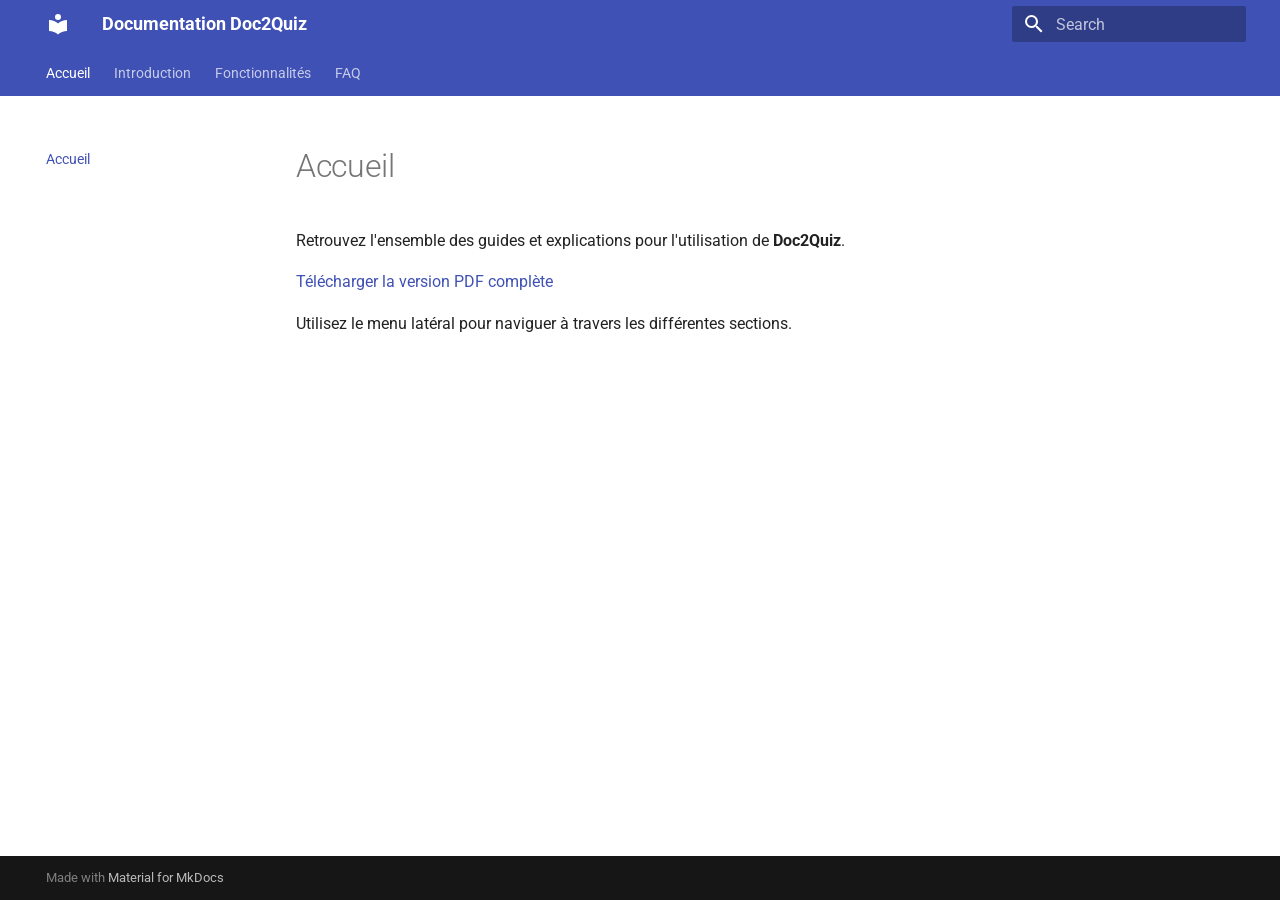
<file: index.html>
<!doctype html>
<html lang="en" class="no-js">
  <head>
    
      <meta charset="utf-8">
      <meta name="viewport" content="width=device-width,initial-scale=1">
      
        <meta name="description" content="Documentation utilisateur complète">
      
      
      
        <link rel="canonical" href="https://armandddev.github.io/11_Doc2Quiz/">
      
      
      
        <link rel="next" href="introduction/">
      
      
        
      
      
      <link rel="icon" href="assets/images/favicon.png">
      <meta name="generator" content="mkdocs-1.6.1, mkdocs-material-9.8.2">
    
    
      
        <title>Documentation Doc2Quiz</title>
      
    
    
      <link rel="stylesheet" href="assets/stylesheets/main.57a0d79d.min.css">
      
        
        <link rel="stylesheet" href="assets/stylesheets/palette.fb2fffe2.min.css">
      
      


    
    
      
    
    
      
        
        
        <link rel="preconnect" href="https://fonts.gstatic.com" crossorigin>
        <link rel="stylesheet" href="https://fonts.googleapis.com/css?family=Roboto:300,300i,400,400i,700,700i%7CRoboto+Mono:400,400i,700,700i&display=fallback">
        <style>:root{--md-text-font:"Roboto";--md-code-font:"Roboto Mono"}</style>
      
    
    
    <script>__md_scope=new URL(".",location),__md_hash=e=>[...e].reduce(((e,_)=>(e<<5)-e+_.charCodeAt(0)),0),__md_get=(e,_=localStorage,t=__md_scope)=>JSON.parse(_.getItem(t.pathname+"."+e)),__md_set=(e,_,t=localStorage,a=__md_scope)=>{try{t.setItem(a.pathname+"."+e,JSON.stringify(_))}catch(e){}}</script>
    
      

    
    
  </head>
  
  
    
    
    
    
    
    <body dir="ltr" data-md-color-scheme="default" data-md-color-primary="indigo" data-md-color-accent="indigo">
  
    
    <input class="md-toggle" data-md-toggle="drawer" type="checkbox" id="__drawer" autocomplete="off">
    <input class="md-toggle" data-md-toggle="search" type="checkbox" id="__search" autocomplete="off">
    <label class="md-overlay" for="__drawer"></label>
    <div data-md-component="skip">
      
    </div>
    <div data-md-component="announce">
      
    </div>
    
    
      

<header class="md-header" data-md-component="header">
  <nav class="md-header__inner md-grid" aria-label="Header">
    <a href="." title="Documentation Doc2Quiz" class="md-header__button md-logo" aria-label="Documentation Doc2Quiz" data-md-component="logo">
      
  
  <svg xmlns="http://www.w3.org/2000/svg" viewBox="0 0 24 24"><path d="M12 8a3 3 0 0 0 3-3 3 3 0 0 0-3-3 3 3 0 0 0-3 3 3 3 0 0 0 3 3m0 3.54C9.64 9.35 6.5 8 3 8v11c3.5 0 6.64 1.35 9 3.54 2.36-2.19 5.5-3.54 9-3.54V8c-3.5 0-6.64 1.35-9 3.54"/></svg>

    </a>
    <label class="md-header__button md-icon" for="__drawer">
      
      <svg xmlns="http://www.w3.org/2000/svg" viewBox="0 0 24 24"><path d="M3 6h18v2H3zm0 5h18v2H3zm0 5h18v2H3z"/></svg>
    </label>
    <div class="md-header__title" data-md-component="header-title">
      <div class="md-header__ellipsis">
        <div class="md-header__topic">
          <span class="md-ellipsis">
            Documentation Doc2Quiz
          </span>
        </div>
        <div class="md-header__topic" data-md-component="header-topic">
          <span class="md-ellipsis">
            
              Accueil
            
          </span>
        </div>
      </div>
    </div>
    
      
    
    
    
    
      
      
        <label class="md-header__button md-icon" for="__search">
          
          <svg xmlns="http://www.w3.org/2000/svg" viewBox="0 0 24 24"><path d="M9.5 3A6.5 6.5 0 0 1 16 9.5c0 1.61-.59 3.09-1.56 4.23l.27.27h.79l5 5-1.5 1.5-5-5v-.79l-.27-.27A6.52 6.52 0 0 1 9.5 16 6.5 6.5 0 0 1 3 9.5 6.5 6.5 0 0 1 9.5 3m0 2C7 5 5 7 5 9.5S7 14 9.5 14 14 12 14 9.5 12 5 9.5 5"/></svg>
        </label>
        <div class="md-search" data-md-component="search" role="dialog">
  <label class="md-search__overlay" for="__search"></label>
  <div class="md-search__inner" role="search">
    <form class="md-search__form" name="search">
      <input type="text" class="md-search__input" name="query" aria-label="Search" placeholder="Search" autocapitalize="off" autocorrect="off" autocomplete="off" spellcheck="false" data-md-component="search-query" required>
      <label class="md-search__icon md-icon" for="__search">
        
        <svg xmlns="http://www.w3.org/2000/svg" viewBox="0 0 24 24"><path d="M9.5 3A6.5 6.5 0 0 1 16 9.5c0 1.61-.59 3.09-1.56 4.23l.27.27h.79l5 5-1.5 1.5-5-5v-.79l-.27-.27A6.52 6.52 0 0 1 9.5 16 6.5 6.5 0 0 1 3 9.5 6.5 6.5 0 0 1 9.5 3m0 2C7 5 5 7 5 9.5S7 14 9.5 14 14 12 14 9.5 12 5 9.5 5"/></svg>
        
        <svg xmlns="http://www.w3.org/2000/svg" viewBox="0 0 24 24"><path d="M20 11v2H8l5.5 5.5-1.42 1.42L4.16 12l7.92-7.92L13.5 5.5 8 11z"/></svg>
      </label>
      <nav class="md-search__options" aria-label="Search">
        
        <button type="reset" class="md-search__icon md-icon" title="Clear" aria-label="Clear" tabindex="-1">
          
          <svg xmlns="http://www.w3.org/2000/svg" viewBox="0 0 24 24"><path d="M19 6.41 17.59 5 12 10.59 6.41 5 5 6.41 10.59 12 5 17.59 6.41 19 12 13.41 17.59 19 19 17.59 13.41 12z"/></svg>
        </button>
      </nav>
      
    </form>
    <div class="md-search__output">
      <div class="md-search__scrollwrap" tabindex="0" data-md-scrollfix>
        <div class="md-search-result" data-md-component="search-result">
          <div class="md-search-result__meta">
            Initializing search
          </div>
          <ol class="md-search-result__list" role="presentation"></ol>
        </div>
      </div>
    </div>
  </div>
</div>
      
    
    
  </nav>
  
</header>
    
    <div class="md-container" data-md-component="container">
      
      
        
          
            
<nav class="md-tabs" aria-label="Tabs" data-md-component="tabs">
  <div class="md-grid">
    <ul class="md-tabs__list">
      
        
  
  
  
    
  
  
    <li class="md-tabs__item md-tabs__item--active">
      <a href="." class="md-tabs__link">
        
  
  
    
  
  Accueil

      </a>
    </li>
  

      
        
  
  
  
  
    <li class="md-tabs__item">
      <a href="introduction/" class="md-tabs__link">
        
  
  
    
  
  Introduction

      </a>
    </li>
  

      
        
  
  
  
  
    
    
      <li class="md-tabs__item">
        <a href="fonctionnalites/00-inscription/" class="md-tabs__link">
          
  
  
  Fonctionnalités

        </a>
      </li>
    
  

      
        
  
  
  
  
    <li class="md-tabs__item">
      <a href="faq/" class="md-tabs__link">
        
  
  
    
  
  FAQ

      </a>
    </li>
  

      
    </ul>
  </div>
</nav>
          
        
      
      <main class="md-main" data-md-component="main">
        <div class="md-main__inner md-grid">
          
            
              
              <div class="md-sidebar md-sidebar--primary" data-md-component="sidebar" data-md-type="navigation" >
                <div class="md-sidebar__scrollwrap">
                  <div class="md-sidebar__inner">
                    


  


<nav class="md-nav md-nav--primary md-nav--lifted" aria-label="Navigation" data-md-level="0">
  <label class="md-nav__title" for="__drawer">
    <a href="." title="Documentation Doc2Quiz" class="md-nav__button md-logo" aria-label="Documentation Doc2Quiz" data-md-component="logo">
      
  
  <svg xmlns="http://www.w3.org/2000/svg" viewBox="0 0 24 24"><path d="M12 8a3 3 0 0 0 3-3 3 3 0 0 0-3-3 3 3 0 0 0-3 3 3 3 0 0 0 3 3m0 3.54C9.64 9.35 6.5 8 3 8v11c3.5 0 6.64 1.35 9 3.54 2.36-2.19 5.5-3.54 9-3.54V8c-3.5 0-6.64 1.35-9 3.54"/></svg>

    </a>
    Documentation Doc2Quiz
  </label>
  
  <ul class="md-nav__list" data-md-scrollfix>
    
      
      
  
  
    
  
  
  
    <li class="md-nav__item md-nav__item--active">
      
      <input class="md-nav__toggle md-toggle" type="checkbox" id="__toc">
      
      
      
      <a href="." class="md-nav__link md-nav__link--active">
        
  
  
  <span class="md-ellipsis">
    
  
    Accueil
  

    
  </span>
  
  

      </a>
      
    </li>
  

    
      
      
  
  
  
  
    <li class="md-nav__item">
      <a href="introduction/" class="md-nav__link">
        
  
  
  <span class="md-ellipsis">
    
  
    Introduction
  

    
  </span>
  
  

      </a>
    </li>
  

    
      
      
  
  
  
  
    
    
    
    
      
      
        
      
    
    
    <li class="md-nav__item md-nav__item--nested">
      
        
        
        <input class="md-nav__toggle md-toggle " type="checkbox" id="__nav_3" >
        
          
          <label class="md-nav__link" for="__nav_3" id="__nav_3_label" tabindex="0">
            
  
  
  <span class="md-ellipsis">
    
  
    Fonctionnalités
  

    
  </span>
  
  

            <span class="md-nav__icon md-icon"></span>
          </label>
        
        <nav class="md-nav" data-md-level="1" aria-labelledby="__nav_3_label" aria-expanded="false">
          <label class="md-nav__title" for="__nav_3">
            <span class="md-nav__icon md-icon"></span>
            
  
    Fonctionnalités
  

          </label>
          <ul class="md-nav__list" data-md-scrollfix>
            
              
                
  
  
  
  
    <li class="md-nav__item">
      <a href="fonctionnalites/00-inscription/" class="md-nav__link">
        
  
  
  <span class="md-ellipsis">
    
  
    Inscription
  

    
  </span>
  
  

      </a>
    </li>
  

              
            
              
                
  
  
  
  
    <li class="md-nav__item">
      <a href="fonctionnalites/01-connexion_compte/" class="md-nav__link">
        
  
  
  <span class="md-ellipsis">
    
  
    Connexion au compte
  

    
  </span>
  
  

      </a>
    </li>
  

              
            
              
                
  
  
  
  
    <li class="md-nav__item">
      <a href="fonctionnalites/02-creation-qcm/" class="md-nav__link">
        
  
  
  <span class="md-ellipsis">
    
  
    Création de QCM
  

    
  </span>
  
  

      </a>
    </li>
  

              
            
              
                
  
  
  
  
    <li class="md-nav__item">
      <a href="fonctionnalites/03-entrainement/" class="md-nav__link">
        
  
  
  <span class="md-ellipsis">
    
  
    Entraînement
  

    
  </span>
  
  

      </a>
    </li>
  

              
            
              
                
  
  
  
  
    <li class="md-nav__item">
      <a href="fonctionnalites/04-profil/" class="md-nav__link">
        
  
  
  <span class="md-ellipsis">
    
  
    Gestion du profil
  

    
  </span>
  
  

      </a>
    </li>
  

              
            
          </ul>
        </nav>
      
    </li>
  

    
      
      
  
  
  
  
    <li class="md-nav__item">
      <a href="faq/" class="md-nav__link">
        
  
  
  <span class="md-ellipsis">
    
  
    FAQ
  

    
  </span>
  
  

      </a>
    </li>
  

    
  </ul>
</nav>
                  </div>
                </div>
              </div>
            
            
              
              <div class="md-sidebar md-sidebar--secondary" data-md-component="sidebar" data-md-type="toc" >
                <div class="md-sidebar__scrollwrap">
                  <div class="md-sidebar__inner">
                    

<nav class="md-nav md-nav--secondary" aria-label="Table of contents">
  
  
  
  
</nav>
                  </div>
                </div>
              </div>
            
          
          
            <div class="md-content" data-md-component="content">
              
              <article class="md-content__inner md-typeset">
                
                  



  <h1>Accueil</h1>

<p>Retrouvez l'ensemble des guides et explications pour l'utilisation de <strong>Doc2Quiz</strong>.</p>
<p><a href="documentation-utilisateur.pdf">Télécharger la version PDF complète</a></p>
<p>Utilisez le menu latéral pour naviguer à travers les différentes sections.</p>












                
              </article>
            </div>
          
          
<script>var target=document.getElementById(location.hash.slice(1));target&&target.name&&(target.checked=target.name.startsWith("__tabbed_"))</script>
        </div>
        
      </main>
      
        <footer class="md-footer">
  
  <div class="md-footer-meta md-typeset">
    <div class="md-footer-meta__inner md-grid">
      <div class="md-copyright">
  
  
    Made with
    <a href="https://squidfunk.github.io/mkdocs-material/" target="_blank" rel="noopener">
      Material for MkDocs
    </a>
  
</div>
      
    </div>
  </div>
</footer>
      
    </div>
    <div class="md-dialog" data-md-component="dialog">
      <div class="md-dialog__inner md-typeset"></div>
    </div>
    
    
    
      
      
      <script id="__config" type="application/json">{"annotate": null, "base": ".", "features": ["navigation.tabs", "navigation.sections"], "search": "assets/javascripts/workers/search.a7633da7.min.js", "tags": null, "translations": {"clipboard.copied": "Copied to clipboard", "clipboard.copy": "Copy to clipboard", "search.result.more.one": "1 more on this page", "search.result.more.other": "# more on this page", "search.result.none": "No matching documents", "search.result.one": "1 matching document", "search.result.other": "# matching documents", "search.result.placeholder": "Type to start searching", "search.result.term.missing": "Missing", "select.version": "Select version"}, "version": null}</script>
    
    
      <script src="assets/javascripts/bundle.a5f9d56c.min.js"></script>
      
    
  </body>
</html>
</file>
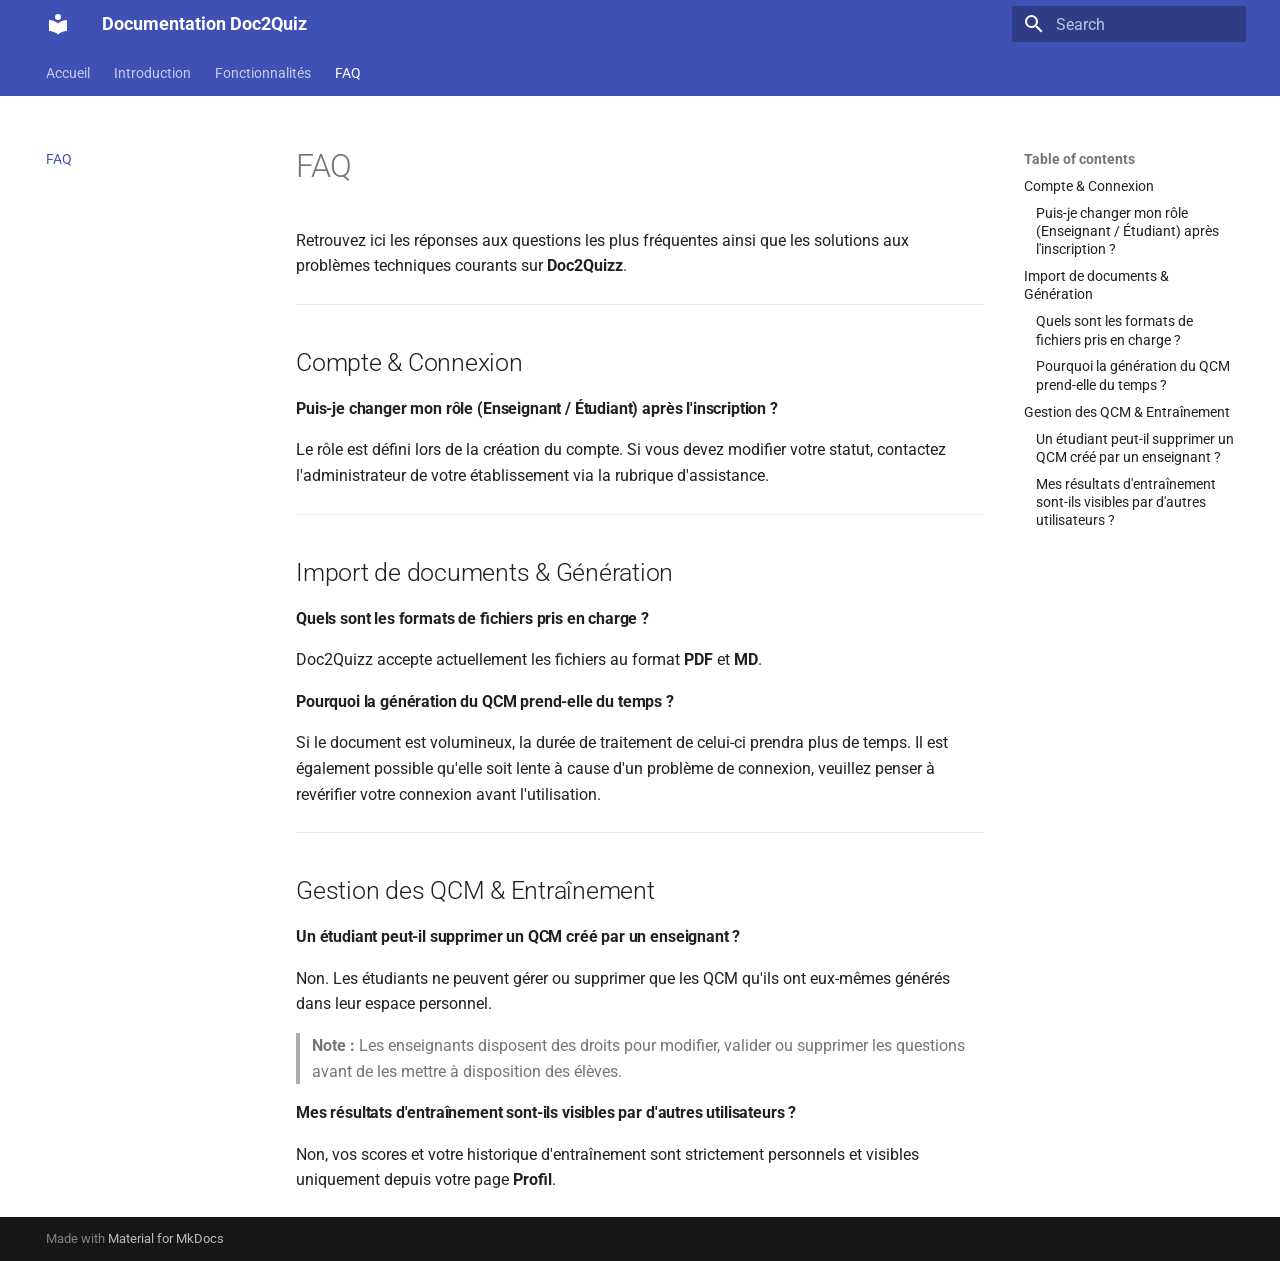
<file: faq/index.html>
<!doctype html>
<html lang="en" class="no-js">
  <head>
    
      <meta charset="utf-8">
      <meta name="viewport" content="width=device-width,initial-scale=1">
      
        <meta name="description" content="Documentation utilisateur complète">
      
      
      
        <link rel="canonical" href="https://armandddev.github.io/11_Doc2Quiz/faq/">
      
      
        <link rel="prev" href="../fonctionnalites/04-profil/">
      
      
      
        
      
      
      <link rel="icon" href="../assets/images/favicon.png">
      <meta name="generator" content="mkdocs-1.6.1, mkdocs-material-9.8.2">
    
    
      
        <title>FAQ - Documentation Doc2Quiz</title>
      
    
    
      <link rel="stylesheet" href="../assets/stylesheets/main.57a0d79d.min.css">
      
        
        <link rel="stylesheet" href="../assets/stylesheets/palette.fb2fffe2.min.css">
      
      


    
    
      
    
    
      
        
        
        <link rel="preconnect" href="https://fonts.gstatic.com" crossorigin>
        <link rel="stylesheet" href="https://fonts.googleapis.com/css?family=Roboto:300,300i,400,400i,700,700i%7CRoboto+Mono:400,400i,700,700i&display=fallback">
        <style>:root{--md-text-font:"Roboto";--md-code-font:"Roboto Mono"}</style>
      
    
    
    <script>__md_scope=new URL("..",location),__md_hash=e=>[...e].reduce(((e,_)=>(e<<5)-e+_.charCodeAt(0)),0),__md_get=(e,_=localStorage,t=__md_scope)=>JSON.parse(_.getItem(t.pathname+"."+e)),__md_set=(e,_,t=localStorage,a=__md_scope)=>{try{t.setItem(a.pathname+"."+e,JSON.stringify(_))}catch(e){}}</script>
    
      

    
    
  </head>
  
  
    
    
    
    
    
    <body dir="ltr" data-md-color-scheme="default" data-md-color-primary="indigo" data-md-color-accent="indigo">
  
    
    <input class="md-toggle" data-md-toggle="drawer" type="checkbox" id="__drawer" autocomplete="off">
    <input class="md-toggle" data-md-toggle="search" type="checkbox" id="__search" autocomplete="off">
    <label class="md-overlay" for="__drawer"></label>
    <div data-md-component="skip">
      
        
        <a href="#faq" class="md-skip">
          Skip to content
        </a>
      
    </div>
    <div data-md-component="announce">
      
    </div>
    
    
      

<header class="md-header" data-md-component="header">
  <nav class="md-header__inner md-grid" aria-label="Header">
    <a href=".." title="Documentation Doc2Quiz" class="md-header__button md-logo" aria-label="Documentation Doc2Quiz" data-md-component="logo">
      
  
  <svg xmlns="http://www.w3.org/2000/svg" viewBox="0 0 24 24"><path d="M12 8a3 3 0 0 0 3-3 3 3 0 0 0-3-3 3 3 0 0 0-3 3 3 3 0 0 0 3 3m0 3.54C9.64 9.35 6.5 8 3 8v11c3.5 0 6.64 1.35 9 3.54 2.36-2.19 5.5-3.54 9-3.54V8c-3.5 0-6.64 1.35-9 3.54"/></svg>

    </a>
    <label class="md-header__button md-icon" for="__drawer">
      
      <svg xmlns="http://www.w3.org/2000/svg" viewBox="0 0 24 24"><path d="M3 6h18v2H3zm0 5h18v2H3zm0 5h18v2H3z"/></svg>
    </label>
    <div class="md-header__title" data-md-component="header-title">
      <div class="md-header__ellipsis">
        <div class="md-header__topic">
          <span class="md-ellipsis">
            Documentation Doc2Quiz
          </span>
        </div>
        <div class="md-header__topic" data-md-component="header-topic">
          <span class="md-ellipsis">
            
              FAQ
            
          </span>
        </div>
      </div>
    </div>
    
      
    
    
    
    
      
      
        <label class="md-header__button md-icon" for="__search">
          
          <svg xmlns="http://www.w3.org/2000/svg" viewBox="0 0 24 24"><path d="M9.5 3A6.5 6.5 0 0 1 16 9.5c0 1.61-.59 3.09-1.56 4.23l.27.27h.79l5 5-1.5 1.5-5-5v-.79l-.27-.27A6.52 6.52 0 0 1 9.5 16 6.5 6.5 0 0 1 3 9.5 6.5 6.5 0 0 1 9.5 3m0 2C7 5 5 7 5 9.5S7 14 9.5 14 14 12 14 9.5 12 5 9.5 5"/></svg>
        </label>
        <div class="md-search" data-md-component="search" role="dialog">
  <label class="md-search__overlay" for="__search"></label>
  <div class="md-search__inner" role="search">
    <form class="md-search__form" name="search">
      <input type="text" class="md-search__input" name="query" aria-label="Search" placeholder="Search" autocapitalize="off" autocorrect="off" autocomplete="off" spellcheck="false" data-md-component="search-query" required>
      <label class="md-search__icon md-icon" for="__search">
        
        <svg xmlns="http://www.w3.org/2000/svg" viewBox="0 0 24 24"><path d="M9.5 3A6.5 6.5 0 0 1 16 9.5c0 1.61-.59 3.09-1.56 4.23l.27.27h.79l5 5-1.5 1.5-5-5v-.79l-.27-.27A6.52 6.52 0 0 1 9.5 16 6.5 6.5 0 0 1 3 9.5 6.5 6.5 0 0 1 9.5 3m0 2C7 5 5 7 5 9.5S7 14 9.5 14 14 12 14 9.5 12 5 9.5 5"/></svg>
        
        <svg xmlns="http://www.w3.org/2000/svg" viewBox="0 0 24 24"><path d="M20 11v2H8l5.5 5.5-1.42 1.42L4.16 12l7.92-7.92L13.5 5.5 8 11z"/></svg>
      </label>
      <nav class="md-search__options" aria-label="Search">
        
        <button type="reset" class="md-search__icon md-icon" title="Clear" aria-label="Clear" tabindex="-1">
          
          <svg xmlns="http://www.w3.org/2000/svg" viewBox="0 0 24 24"><path d="M19 6.41 17.59 5 12 10.59 6.41 5 5 6.41 10.59 12 5 17.59 6.41 19 12 13.41 17.59 19 19 17.59 13.41 12z"/></svg>
        </button>
      </nav>
      
    </form>
    <div class="md-search__output">
      <div class="md-search__scrollwrap" tabindex="0" data-md-scrollfix>
        <div class="md-search-result" data-md-component="search-result">
          <div class="md-search-result__meta">
            Initializing search
          </div>
          <ol class="md-search-result__list" role="presentation"></ol>
        </div>
      </div>
    </div>
  </div>
</div>
      
    
    
  </nav>
  
</header>
    
    <div class="md-container" data-md-component="container">
      
      
        
          
            
<nav class="md-tabs" aria-label="Tabs" data-md-component="tabs">
  <div class="md-grid">
    <ul class="md-tabs__list">
      
        
  
  
  
  
    <li class="md-tabs__item">
      <a href=".." class="md-tabs__link">
        
  
  
    
  
  Accueil

      </a>
    </li>
  

      
        
  
  
  
  
    <li class="md-tabs__item">
      <a href="../introduction/" class="md-tabs__link">
        
  
  
    
  
  Introduction

      </a>
    </li>
  

      
        
  
  
  
  
    
    
      <li class="md-tabs__item">
        <a href="../fonctionnalites/00-inscription/" class="md-tabs__link">
          
  
  
  Fonctionnalités

        </a>
      </li>
    
  

      
        
  
  
  
    
  
  
    <li class="md-tabs__item md-tabs__item--active">
      <a href="./" class="md-tabs__link">
        
  
  
    
  
  FAQ

      </a>
    </li>
  

      
    </ul>
  </div>
</nav>
          
        
      
      <main class="md-main" data-md-component="main">
        <div class="md-main__inner md-grid">
          
            
              
              <div class="md-sidebar md-sidebar--primary" data-md-component="sidebar" data-md-type="navigation" >
                <div class="md-sidebar__scrollwrap">
                  <div class="md-sidebar__inner">
                    


  


<nav class="md-nav md-nav--primary md-nav--lifted" aria-label="Navigation" data-md-level="0">
  <label class="md-nav__title" for="__drawer">
    <a href=".." title="Documentation Doc2Quiz" class="md-nav__button md-logo" aria-label="Documentation Doc2Quiz" data-md-component="logo">
      
  
  <svg xmlns="http://www.w3.org/2000/svg" viewBox="0 0 24 24"><path d="M12 8a3 3 0 0 0 3-3 3 3 0 0 0-3-3 3 3 0 0 0-3 3 3 3 0 0 0 3 3m0 3.54C9.64 9.35 6.5 8 3 8v11c3.5 0 6.64 1.35 9 3.54 2.36-2.19 5.5-3.54 9-3.54V8c-3.5 0-6.64 1.35-9 3.54"/></svg>

    </a>
    Documentation Doc2Quiz
  </label>
  
  <ul class="md-nav__list" data-md-scrollfix>
    
      
      
  
  
  
  
    <li class="md-nav__item">
      <a href=".." class="md-nav__link">
        
  
  
  <span class="md-ellipsis">
    
  
    Accueil
  

    
  </span>
  
  

      </a>
    </li>
  

    
      
      
  
  
  
  
    <li class="md-nav__item">
      <a href="../introduction/" class="md-nav__link">
        
  
  
  <span class="md-ellipsis">
    
  
    Introduction
  

    
  </span>
  
  

      </a>
    </li>
  

    
      
      
  
  
  
  
    
    
    
    
      
      
        
      
    
    
    <li class="md-nav__item md-nav__item--nested">
      
        
        
        <input class="md-nav__toggle md-toggle " type="checkbox" id="__nav_3" >
        
          
          <label class="md-nav__link" for="__nav_3" id="__nav_3_label" tabindex="0">
            
  
  
  <span class="md-ellipsis">
    
  
    Fonctionnalités
  

    
  </span>
  
  

            <span class="md-nav__icon md-icon"></span>
          </label>
        
        <nav class="md-nav" data-md-level="1" aria-labelledby="__nav_3_label" aria-expanded="false">
          <label class="md-nav__title" for="__nav_3">
            <span class="md-nav__icon md-icon"></span>
            
  
    Fonctionnalités
  

          </label>
          <ul class="md-nav__list" data-md-scrollfix>
            
              
                
  
  
  
  
    <li class="md-nav__item">
      <a href="../fonctionnalites/00-inscription/" class="md-nav__link">
        
  
  
  <span class="md-ellipsis">
    
  
    Inscription
  

    
  </span>
  
  

      </a>
    </li>
  

              
            
              
                
  
  
  
  
    <li class="md-nav__item">
      <a href="../fonctionnalites/01-connexion_compte/" class="md-nav__link">
        
  
  
  <span class="md-ellipsis">
    
  
    Connexion au compte
  

    
  </span>
  
  

      </a>
    </li>
  

              
            
              
                
  
  
  
  
    <li class="md-nav__item">
      <a href="../fonctionnalites/02-creation-qcm/" class="md-nav__link">
        
  
  
  <span class="md-ellipsis">
    
  
    Création de QCM
  

    
  </span>
  
  

      </a>
    </li>
  

              
            
              
                
  
  
  
  
    <li class="md-nav__item">
      <a href="../fonctionnalites/03-entrainement/" class="md-nav__link">
        
  
  
  <span class="md-ellipsis">
    
  
    Entraînement
  

    
  </span>
  
  

      </a>
    </li>
  

              
            
              
                
  
  
  
  
    <li class="md-nav__item">
      <a href="../fonctionnalites/04-profil/" class="md-nav__link">
        
  
  
  <span class="md-ellipsis">
    
  
    Gestion du profil
  

    
  </span>
  
  

      </a>
    </li>
  

              
            
          </ul>
        </nav>
      
    </li>
  

    
      
      
  
  
    
  
  
  
    <li class="md-nav__item md-nav__item--active">
      
      <input class="md-nav__toggle md-toggle" type="checkbox" id="__toc">
      
      
        
      
      
        <label class="md-nav__link md-nav__link--active" for="__toc">
          
  
  
  <span class="md-ellipsis">
    
  
    FAQ
  

    
  </span>
  
  

          <span class="md-nav__icon md-icon"></span>
        </label>
      
      <a href="./" class="md-nav__link md-nav__link--active">
        
  
  
  <span class="md-ellipsis">
    
  
    FAQ
  

    
  </span>
  
  

      </a>
      
        

<nav class="md-nav md-nav--secondary" aria-label="Table of contents">
  
  
  
    
  
  
    <label class="md-nav__title" for="__toc">
      <span class="md-nav__icon md-icon"></span>
      Table of contents
    </label>
    <ul class="md-nav__list" data-md-component="toc" data-md-scrollfix>
      
        <li class="md-nav__item">
  <a href="#compte-connexion" class="md-nav__link">
    <span class="md-ellipsis">
      
        Compte &amp; Connexion
      
    </span>
  </a>
  
    <nav class="md-nav" aria-label="Compte &amp; Connexion">
      <ul class="md-nav__list">
        
          <li class="md-nav__item">
  <a href="#puis-je-changer-mon-role-enseignant-etudiant-apres-linscription" class="md-nav__link">
    <span class="md-ellipsis">
      
        Puis-je changer mon rôle (Enseignant / Étudiant) après l'inscription ?
      
    </span>
  </a>
  
</li>
        
      </ul>
    </nav>
  
</li>
      
        <li class="md-nav__item">
  <a href="#import-de-documents-generation" class="md-nav__link">
    <span class="md-ellipsis">
      
        Import de documents &amp; Génération
      
    </span>
  </a>
  
    <nav class="md-nav" aria-label="Import de documents &amp; Génération">
      <ul class="md-nav__list">
        
          <li class="md-nav__item">
  <a href="#quels-sont-les-formats-de-fichiers-pris-en-charge" class="md-nav__link">
    <span class="md-ellipsis">
      
        Quels sont les formats de fichiers pris en charge ?
      
    </span>
  </a>
  
</li>
        
          <li class="md-nav__item">
  <a href="#pourquoi-la-generation-du-qcm-prend-elle-du-temps" class="md-nav__link">
    <span class="md-ellipsis">
      
        Pourquoi la génération du QCM prend-elle du temps ?
      
    </span>
  </a>
  
</li>
        
      </ul>
    </nav>
  
</li>
      
        <li class="md-nav__item">
  <a href="#gestion-des-qcm-entrainement" class="md-nav__link">
    <span class="md-ellipsis">
      
        Gestion des QCM &amp; Entraînement
      
    </span>
  </a>
  
    <nav class="md-nav" aria-label="Gestion des QCM &amp; Entraînement">
      <ul class="md-nav__list">
        
          <li class="md-nav__item">
  <a href="#un-etudiant-peut-il-supprimer-un-qcm-cree-par-un-enseignant" class="md-nav__link">
    <span class="md-ellipsis">
      
        Un étudiant peut-il supprimer un QCM créé par un enseignant ?
      
    </span>
  </a>
  
</li>
        
          <li class="md-nav__item">
  <a href="#mes-resultats-dentrainement-sont-ils-visibles-par-dautres-utilisateurs" class="md-nav__link">
    <span class="md-ellipsis">
      
        Mes résultats d'entraînement sont-ils visibles par d'autres utilisateurs ?
      
    </span>
  </a>
  
</li>
        
      </ul>
    </nav>
  
</li>
      
    </ul>
  
</nav>
      
    </li>
  

    
  </ul>
</nav>
                  </div>
                </div>
              </div>
            
            
              
              <div class="md-sidebar md-sidebar--secondary" data-md-component="sidebar" data-md-type="toc" >
                <div class="md-sidebar__scrollwrap">
                  <div class="md-sidebar__inner">
                    

<nav class="md-nav md-nav--secondary" aria-label="Table of contents">
  
  
  
    
  
  
    <label class="md-nav__title" for="__toc">
      <span class="md-nav__icon md-icon"></span>
      Table of contents
    </label>
    <ul class="md-nav__list" data-md-component="toc" data-md-scrollfix>
      
        <li class="md-nav__item">
  <a href="#compte-connexion" class="md-nav__link">
    <span class="md-ellipsis">
      
        Compte &amp; Connexion
      
    </span>
  </a>
  
    <nav class="md-nav" aria-label="Compte &amp; Connexion">
      <ul class="md-nav__list">
        
          <li class="md-nav__item">
  <a href="#puis-je-changer-mon-role-enseignant-etudiant-apres-linscription" class="md-nav__link">
    <span class="md-ellipsis">
      
        Puis-je changer mon rôle (Enseignant / Étudiant) après l'inscription ?
      
    </span>
  </a>
  
</li>
        
      </ul>
    </nav>
  
</li>
      
        <li class="md-nav__item">
  <a href="#import-de-documents-generation" class="md-nav__link">
    <span class="md-ellipsis">
      
        Import de documents &amp; Génération
      
    </span>
  </a>
  
    <nav class="md-nav" aria-label="Import de documents &amp; Génération">
      <ul class="md-nav__list">
        
          <li class="md-nav__item">
  <a href="#quels-sont-les-formats-de-fichiers-pris-en-charge" class="md-nav__link">
    <span class="md-ellipsis">
      
        Quels sont les formats de fichiers pris en charge ?
      
    </span>
  </a>
  
</li>
        
          <li class="md-nav__item">
  <a href="#pourquoi-la-generation-du-qcm-prend-elle-du-temps" class="md-nav__link">
    <span class="md-ellipsis">
      
        Pourquoi la génération du QCM prend-elle du temps ?
      
    </span>
  </a>
  
</li>
        
      </ul>
    </nav>
  
</li>
      
        <li class="md-nav__item">
  <a href="#gestion-des-qcm-entrainement" class="md-nav__link">
    <span class="md-ellipsis">
      
        Gestion des QCM &amp; Entraînement
      
    </span>
  </a>
  
    <nav class="md-nav" aria-label="Gestion des QCM &amp; Entraînement">
      <ul class="md-nav__list">
        
          <li class="md-nav__item">
  <a href="#un-etudiant-peut-il-supprimer-un-qcm-cree-par-un-enseignant" class="md-nav__link">
    <span class="md-ellipsis">
      
        Un étudiant peut-il supprimer un QCM créé par un enseignant ?
      
    </span>
  </a>
  
</li>
        
          <li class="md-nav__item">
  <a href="#mes-resultats-dentrainement-sont-ils-visibles-par-dautres-utilisateurs" class="md-nav__link">
    <span class="md-ellipsis">
      
        Mes résultats d'entraînement sont-ils visibles par d'autres utilisateurs ?
      
    </span>
  </a>
  
</li>
        
      </ul>
    </nav>
  
</li>
      
    </ul>
  
</nav>
                  </div>
                </div>
              </div>
            
          
          
            <div class="md-content" data-md-component="content">
              
              <article class="md-content__inner md-typeset">
                
                  



<h1 id="faq">FAQ</h1>
<p>Retrouvez ici les réponses aux questions les plus fréquentes ainsi que les solutions aux problèmes techniques courants sur <strong>Doc2Quizz</strong>.</p>
<hr />
<h2 id="compte-connexion">Compte &amp; Connexion</h2>
<h4 id="puis-je-changer-mon-role-enseignant-etudiant-apres-linscription">Puis-je changer mon rôle (Enseignant / Étudiant) après l'inscription ?</h4>
<p>Le rôle est défini lors de la création du compte. Si vous devez modifier votre statut, contactez l'administrateur de votre établissement via la rubrique d'assistance.</p>
<hr />
<h2 id="import-de-documents-generation">Import de documents &amp; Génération</h2>
<h4 id="quels-sont-les-formats-de-fichiers-pris-en-charge">Quels sont les formats de fichiers pris en charge ?</h4>
<p>Doc2Quizz accepte actuellement les fichiers au format <strong>PDF</strong> et <strong>MD</strong>.</p>
<h4 id="pourquoi-la-generation-du-qcm-prend-elle-du-temps">Pourquoi la génération du QCM prend-elle du temps ?</h4>
<p>Si le document est volumineux, la durée de traitement de celui-ci prendra plus de temps. Il est également possible qu'elle soit lente à cause d'un problème de connexion, veuillez penser à revérifier votre connexion avant l'utilisation.</p>
<hr />
<h2 id="gestion-des-qcm-entrainement">Gestion des QCM &amp; Entraînement</h2>
<h4 id="un-etudiant-peut-il-supprimer-un-qcm-cree-par-un-enseignant">Un étudiant peut-il supprimer un QCM créé par un enseignant ?</h4>
<p>Non. Les étudiants ne peuvent gérer ou supprimer que les QCM qu'ils ont eux-mêmes générés dans leur espace personnel.</p>
<blockquote>
<p><strong>Note :</strong> Les enseignants disposent des droits pour modifier, valider ou supprimer les questions avant de les mettre à disposition des élèves.</p>
</blockquote>
<h4 id="mes-resultats-dentrainement-sont-ils-visibles-par-dautres-utilisateurs">Mes résultats d'entraînement sont-ils visibles par d'autres utilisateurs ?</h4>
<p>Non, vos scores et votre historique d'entraînement sont strictement personnels et visibles uniquement depuis votre page <strong>Profil</strong>.</p>












                
              </article>
            </div>
          
          
<script>var target=document.getElementById(location.hash.slice(1));target&&target.name&&(target.checked=target.name.startsWith("__tabbed_"))</script>
        </div>
        
      </main>
      
        <footer class="md-footer">
  
  <div class="md-footer-meta md-typeset">
    <div class="md-footer-meta__inner md-grid">
      <div class="md-copyright">
  
  
    Made with
    <a href="https://squidfunk.github.io/mkdocs-material/" target="_blank" rel="noopener">
      Material for MkDocs
    </a>
  
</div>
      
    </div>
  </div>
</footer>
      
    </div>
    <div class="md-dialog" data-md-component="dialog">
      <div class="md-dialog__inner md-typeset"></div>
    </div>
    
    
    
      
      
      <script id="__config" type="application/json">{"annotate": null, "base": "..", "features": ["navigation.tabs", "navigation.sections"], "search": "../assets/javascripts/workers/search.a7633da7.min.js", "tags": null, "translations": {"clipboard.copied": "Copied to clipboard", "clipboard.copy": "Copy to clipboard", "search.result.more.one": "1 more on this page", "search.result.more.other": "# more on this page", "search.result.none": "No matching documents", "search.result.one": "1 matching document", "search.result.other": "# matching documents", "search.result.placeholder": "Type to start searching", "search.result.term.missing": "Missing", "select.version": "Select version"}, "version": null}</script>
    
    
      <script src="../assets/javascripts/bundle.a5f9d56c.min.js"></script>
      
    
  </body>
</html>
</file>
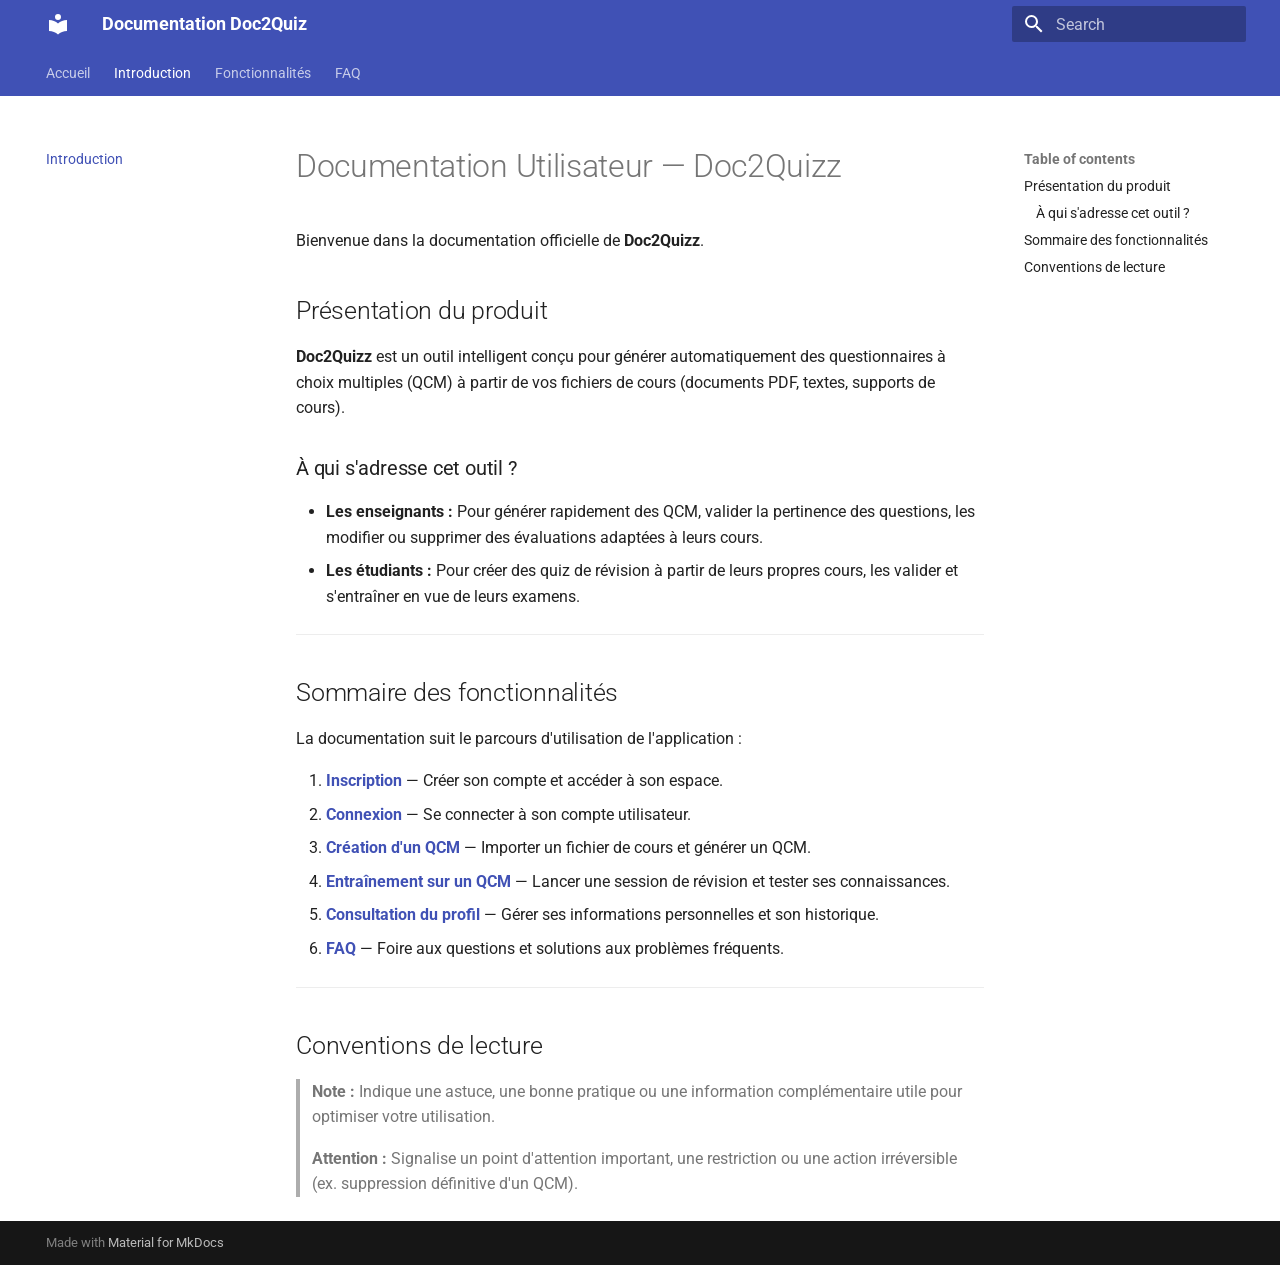
<file: introduction/index.html>
<!doctype html>
<html lang="en" class="no-js">
  <head>
    
      <meta charset="utf-8">
      <meta name="viewport" content="width=device-width,initial-scale=1">
      
        <meta name="description" content="Documentation utilisateur complète">
      
      
      
        <link rel="canonical" href="https://armandddev.github.io/11_Doc2Quiz/introduction/">
      
      
        <link rel="prev" href="..">
      
      
        <link rel="next" href="../fonctionnalites/00-inscription/">
      
      
        
      
      
      <link rel="icon" href="../assets/images/favicon.png">
      <meta name="generator" content="mkdocs-1.6.1, mkdocs-material-9.8.2">
    
    
      
        <title>Introduction - Documentation Doc2Quiz</title>
      
    
    
      <link rel="stylesheet" href="../assets/stylesheets/main.57a0d79d.min.css">
      
        
        <link rel="stylesheet" href="../assets/stylesheets/palette.fb2fffe2.min.css">
      
      


    
    
      
    
    
      
        
        
        <link rel="preconnect" href="https://fonts.gstatic.com" crossorigin>
        <link rel="stylesheet" href="https://fonts.googleapis.com/css?family=Roboto:300,300i,400,400i,700,700i%7CRoboto+Mono:400,400i,700,700i&display=fallback">
        <style>:root{--md-text-font:"Roboto";--md-code-font:"Roboto Mono"}</style>
      
    
    
    <script>__md_scope=new URL("..",location),__md_hash=e=>[...e].reduce(((e,_)=>(e<<5)-e+_.charCodeAt(0)),0),__md_get=(e,_=localStorage,t=__md_scope)=>JSON.parse(_.getItem(t.pathname+"."+e)),__md_set=(e,_,t=localStorage,a=__md_scope)=>{try{t.setItem(a.pathname+"."+e,JSON.stringify(_))}catch(e){}}</script>
    
      

    
    
  </head>
  
  
    
    
    
    
    
    <body dir="ltr" data-md-color-scheme="default" data-md-color-primary="indigo" data-md-color-accent="indigo">
  
    
    <input class="md-toggle" data-md-toggle="drawer" type="checkbox" id="__drawer" autocomplete="off">
    <input class="md-toggle" data-md-toggle="search" type="checkbox" id="__search" autocomplete="off">
    <label class="md-overlay" for="__drawer"></label>
    <div data-md-component="skip">
      
        
        <a href="#documentation-utilisateur-doc2quizz" class="md-skip">
          Skip to content
        </a>
      
    </div>
    <div data-md-component="announce">
      
    </div>
    
    
      

<header class="md-header" data-md-component="header">
  <nav class="md-header__inner md-grid" aria-label="Header">
    <a href=".." title="Documentation Doc2Quiz" class="md-header__button md-logo" aria-label="Documentation Doc2Quiz" data-md-component="logo">
      
  
  <svg xmlns="http://www.w3.org/2000/svg" viewBox="0 0 24 24"><path d="M12 8a3 3 0 0 0 3-3 3 3 0 0 0-3-3 3 3 0 0 0-3 3 3 3 0 0 0 3 3m0 3.54C9.64 9.35 6.5 8 3 8v11c3.5 0 6.64 1.35 9 3.54 2.36-2.19 5.5-3.54 9-3.54V8c-3.5 0-6.64 1.35-9 3.54"/></svg>

    </a>
    <label class="md-header__button md-icon" for="__drawer">
      
      <svg xmlns="http://www.w3.org/2000/svg" viewBox="0 0 24 24"><path d="M3 6h18v2H3zm0 5h18v2H3zm0 5h18v2H3z"/></svg>
    </label>
    <div class="md-header__title" data-md-component="header-title">
      <div class="md-header__ellipsis">
        <div class="md-header__topic">
          <span class="md-ellipsis">
            Documentation Doc2Quiz
          </span>
        </div>
        <div class="md-header__topic" data-md-component="header-topic">
          <span class="md-ellipsis">
            
              Introduction
            
          </span>
        </div>
      </div>
    </div>
    
      
    
    
    
    
      
      
        <label class="md-header__button md-icon" for="__search">
          
          <svg xmlns="http://www.w3.org/2000/svg" viewBox="0 0 24 24"><path d="M9.5 3A6.5 6.5 0 0 1 16 9.5c0 1.61-.59 3.09-1.56 4.23l.27.27h.79l5 5-1.5 1.5-5-5v-.79l-.27-.27A6.52 6.52 0 0 1 9.5 16 6.5 6.5 0 0 1 3 9.5 6.5 6.5 0 0 1 9.5 3m0 2C7 5 5 7 5 9.5S7 14 9.5 14 14 12 14 9.5 12 5 9.5 5"/></svg>
        </label>
        <div class="md-search" data-md-component="search" role="dialog">
  <label class="md-search__overlay" for="__search"></label>
  <div class="md-search__inner" role="search">
    <form class="md-search__form" name="search">
      <input type="text" class="md-search__input" name="query" aria-label="Search" placeholder="Search" autocapitalize="off" autocorrect="off" autocomplete="off" spellcheck="false" data-md-component="search-query" required>
      <label class="md-search__icon md-icon" for="__search">
        
        <svg xmlns="http://www.w3.org/2000/svg" viewBox="0 0 24 24"><path d="M9.5 3A6.5 6.5 0 0 1 16 9.5c0 1.61-.59 3.09-1.56 4.23l.27.27h.79l5 5-1.5 1.5-5-5v-.79l-.27-.27A6.52 6.52 0 0 1 9.5 16 6.5 6.5 0 0 1 3 9.5 6.5 6.5 0 0 1 9.5 3m0 2C7 5 5 7 5 9.5S7 14 9.5 14 14 12 14 9.5 12 5 9.5 5"/></svg>
        
        <svg xmlns="http://www.w3.org/2000/svg" viewBox="0 0 24 24"><path d="M20 11v2H8l5.5 5.5-1.42 1.42L4.16 12l7.92-7.92L13.5 5.5 8 11z"/></svg>
      </label>
      <nav class="md-search__options" aria-label="Search">
        
        <button type="reset" class="md-search__icon md-icon" title="Clear" aria-label="Clear" tabindex="-1">
          
          <svg xmlns="http://www.w3.org/2000/svg" viewBox="0 0 24 24"><path d="M19 6.41 17.59 5 12 10.59 6.41 5 5 6.41 10.59 12 5 17.59 6.41 19 12 13.41 17.59 19 19 17.59 13.41 12z"/></svg>
        </button>
      </nav>
      
    </form>
    <div class="md-search__output">
      <div class="md-search__scrollwrap" tabindex="0" data-md-scrollfix>
        <div class="md-search-result" data-md-component="search-result">
          <div class="md-search-result__meta">
            Initializing search
          </div>
          <ol class="md-search-result__list" role="presentation"></ol>
        </div>
      </div>
    </div>
  </div>
</div>
      
    
    
  </nav>
  
</header>
    
    <div class="md-container" data-md-component="container">
      
      
        
          
            
<nav class="md-tabs" aria-label="Tabs" data-md-component="tabs">
  <div class="md-grid">
    <ul class="md-tabs__list">
      
        
  
  
  
  
    <li class="md-tabs__item">
      <a href=".." class="md-tabs__link">
        
  
  
    
  
  Accueil

      </a>
    </li>
  

      
        
  
  
  
    
  
  
    <li class="md-tabs__item md-tabs__item--active">
      <a href="./" class="md-tabs__link">
        
  
  
    
  
  Introduction

      </a>
    </li>
  

      
        
  
  
  
  
    
    
      <li class="md-tabs__item">
        <a href="../fonctionnalites/00-inscription/" class="md-tabs__link">
          
  
  
  Fonctionnalités

        </a>
      </li>
    
  

      
        
  
  
  
  
    <li class="md-tabs__item">
      <a href="../faq/" class="md-tabs__link">
        
  
  
    
  
  FAQ

      </a>
    </li>
  

      
    </ul>
  </div>
</nav>
          
        
      
      <main class="md-main" data-md-component="main">
        <div class="md-main__inner md-grid">
          
            
              
              <div class="md-sidebar md-sidebar--primary" data-md-component="sidebar" data-md-type="navigation" >
                <div class="md-sidebar__scrollwrap">
                  <div class="md-sidebar__inner">
                    


  


<nav class="md-nav md-nav--primary md-nav--lifted" aria-label="Navigation" data-md-level="0">
  <label class="md-nav__title" for="__drawer">
    <a href=".." title="Documentation Doc2Quiz" class="md-nav__button md-logo" aria-label="Documentation Doc2Quiz" data-md-component="logo">
      
  
  <svg xmlns="http://www.w3.org/2000/svg" viewBox="0 0 24 24"><path d="M12 8a3 3 0 0 0 3-3 3 3 0 0 0-3-3 3 3 0 0 0-3 3 3 3 0 0 0 3 3m0 3.54C9.64 9.35 6.5 8 3 8v11c3.5 0 6.64 1.35 9 3.54 2.36-2.19 5.5-3.54 9-3.54V8c-3.5 0-6.64 1.35-9 3.54"/></svg>

    </a>
    Documentation Doc2Quiz
  </label>
  
  <ul class="md-nav__list" data-md-scrollfix>
    
      
      
  
  
  
  
    <li class="md-nav__item">
      <a href=".." class="md-nav__link">
        
  
  
  <span class="md-ellipsis">
    
  
    Accueil
  

    
  </span>
  
  

      </a>
    </li>
  

    
      
      
  
  
    
  
  
  
    <li class="md-nav__item md-nav__item--active">
      
      <input class="md-nav__toggle md-toggle" type="checkbox" id="__toc">
      
      
        
      
      
        <label class="md-nav__link md-nav__link--active" for="__toc">
          
  
  
  <span class="md-ellipsis">
    
  
    Introduction
  

    
  </span>
  
  

          <span class="md-nav__icon md-icon"></span>
        </label>
      
      <a href="./" class="md-nav__link md-nav__link--active">
        
  
  
  <span class="md-ellipsis">
    
  
    Introduction
  

    
  </span>
  
  

      </a>
      
        

<nav class="md-nav md-nav--secondary" aria-label="Table of contents">
  
  
  
    
  
  
    <label class="md-nav__title" for="__toc">
      <span class="md-nav__icon md-icon"></span>
      Table of contents
    </label>
    <ul class="md-nav__list" data-md-component="toc" data-md-scrollfix>
      
        <li class="md-nav__item">
  <a href="#presentation-du-produit" class="md-nav__link">
    <span class="md-ellipsis">
      
        Présentation du produit
      
    </span>
  </a>
  
    <nav class="md-nav" aria-label="Présentation du produit">
      <ul class="md-nav__list">
        
          <li class="md-nav__item">
  <a href="#a-qui-sadresse-cet-outil" class="md-nav__link">
    <span class="md-ellipsis">
      
        À qui s'adresse cet outil ?
      
    </span>
  </a>
  
</li>
        
      </ul>
    </nav>
  
</li>
      
        <li class="md-nav__item">
  <a href="#sommaire-des-fonctionnalites" class="md-nav__link">
    <span class="md-ellipsis">
      
        Sommaire des fonctionnalités
      
    </span>
  </a>
  
</li>
      
        <li class="md-nav__item">
  <a href="#conventions-de-lecture" class="md-nav__link">
    <span class="md-ellipsis">
      
        Conventions de lecture
      
    </span>
  </a>
  
</li>
      
    </ul>
  
</nav>
      
    </li>
  

    
      
      
  
  
  
  
    
    
    
    
      
      
        
      
    
    
    <li class="md-nav__item md-nav__item--nested">
      
        
        
        <input class="md-nav__toggle md-toggle " type="checkbox" id="__nav_3" >
        
          
          <label class="md-nav__link" for="__nav_3" id="__nav_3_label" tabindex="0">
            
  
  
  <span class="md-ellipsis">
    
  
    Fonctionnalités
  

    
  </span>
  
  

            <span class="md-nav__icon md-icon"></span>
          </label>
        
        <nav class="md-nav" data-md-level="1" aria-labelledby="__nav_3_label" aria-expanded="false">
          <label class="md-nav__title" for="__nav_3">
            <span class="md-nav__icon md-icon"></span>
            
  
    Fonctionnalités
  

          </label>
          <ul class="md-nav__list" data-md-scrollfix>
            
              
                
  
  
  
  
    <li class="md-nav__item">
      <a href="../fonctionnalites/00-inscription/" class="md-nav__link">
        
  
  
  <span class="md-ellipsis">
    
  
    Inscription
  

    
  </span>
  
  

      </a>
    </li>
  

              
            
              
                
  
  
  
  
    <li class="md-nav__item">
      <a href="../fonctionnalites/01-connexion_compte/" class="md-nav__link">
        
  
  
  <span class="md-ellipsis">
    
  
    Connexion au compte
  

    
  </span>
  
  

      </a>
    </li>
  

              
            
              
                
  
  
  
  
    <li class="md-nav__item">
      <a href="../fonctionnalites/02-creation-qcm/" class="md-nav__link">
        
  
  
  <span class="md-ellipsis">
    
  
    Création de QCM
  

    
  </span>
  
  

      </a>
    </li>
  

              
            
              
                
  
  
  
  
    <li class="md-nav__item">
      <a href="../fonctionnalites/03-entrainement/" class="md-nav__link">
        
  
  
  <span class="md-ellipsis">
    
  
    Entraînement
  

    
  </span>
  
  

      </a>
    </li>
  

              
            
              
                
  
  
  
  
    <li class="md-nav__item">
      <a href="../fonctionnalites/04-profil/" class="md-nav__link">
        
  
  
  <span class="md-ellipsis">
    
  
    Gestion du profil
  

    
  </span>
  
  

      </a>
    </li>
  

              
            
          </ul>
        </nav>
      
    </li>
  

    
      
      
  
  
  
  
    <li class="md-nav__item">
      <a href="../faq/" class="md-nav__link">
        
  
  
  <span class="md-ellipsis">
    
  
    FAQ
  

    
  </span>
  
  

      </a>
    </li>
  

    
  </ul>
</nav>
                  </div>
                </div>
              </div>
            
            
              
              <div class="md-sidebar md-sidebar--secondary" data-md-component="sidebar" data-md-type="toc" >
                <div class="md-sidebar__scrollwrap">
                  <div class="md-sidebar__inner">
                    

<nav class="md-nav md-nav--secondary" aria-label="Table of contents">
  
  
  
    
  
  
    <label class="md-nav__title" for="__toc">
      <span class="md-nav__icon md-icon"></span>
      Table of contents
    </label>
    <ul class="md-nav__list" data-md-component="toc" data-md-scrollfix>
      
        <li class="md-nav__item">
  <a href="#presentation-du-produit" class="md-nav__link">
    <span class="md-ellipsis">
      
        Présentation du produit
      
    </span>
  </a>
  
    <nav class="md-nav" aria-label="Présentation du produit">
      <ul class="md-nav__list">
        
          <li class="md-nav__item">
  <a href="#a-qui-sadresse-cet-outil" class="md-nav__link">
    <span class="md-ellipsis">
      
        À qui s'adresse cet outil ?
      
    </span>
  </a>
  
</li>
        
      </ul>
    </nav>
  
</li>
      
        <li class="md-nav__item">
  <a href="#sommaire-des-fonctionnalites" class="md-nav__link">
    <span class="md-ellipsis">
      
        Sommaire des fonctionnalités
      
    </span>
  </a>
  
</li>
      
        <li class="md-nav__item">
  <a href="#conventions-de-lecture" class="md-nav__link">
    <span class="md-ellipsis">
      
        Conventions de lecture
      
    </span>
  </a>
  
</li>
      
    </ul>
  
</nav>
                  </div>
                </div>
              </div>
            
          
          
            <div class="md-content" data-md-component="content">
              
              <article class="md-content__inner md-typeset">
                
                  



<h1 id="documentation-utilisateur-doc2quizz">Documentation Utilisateur — Doc2Quizz</h1>
<p>Bienvenue dans la documentation officielle de <strong>Doc2Quizz</strong>.</p>
<h2 id="presentation-du-produit">Présentation du produit</h2>
<p><strong>Doc2Quizz</strong> est un outil intelligent conçu pour générer automatiquement des questionnaires à choix multiples (QCM) à partir de vos fichiers de cours (documents PDF, textes, supports de cours).</p>
<h3 id="a-qui-sadresse-cet-outil">À qui s'adresse cet outil ?</h3>
<ul>
<li><strong>Les enseignants :</strong> Pour générer rapidement des QCM, valider la pertinence des questions, les modifier ou supprimer des évaluations adaptées à leurs cours.</li>
<li><strong>Les étudiants :</strong> Pour créer des quiz de révision à partir de leurs propres cours, les valider et s'entraîner en vue de leurs examens.</li>
</ul>
<hr />
<h2 id="sommaire-des-fonctionnalites">Sommaire des fonctionnalités</h2>
<p>La documentation suit le parcours d'utilisation de l'application :</p>
<ol>
<li><strong><a href="../fonctionnalites/00-inscription/">Inscription</a></strong> — Créer son compte et accéder à son espace.</li>
<li><strong><a href="fonctionnalites/01-connexion-compte.md">Connexion</a></strong> — Se connecter à son compte utilisateur.</li>
<li><strong><a href="../fonctionnalites/02-creation-qcm/">Création d'un QCM</a></strong> — Importer un fichier de cours et générer un QCM.</li>
<li><strong><a href="../fonctionnalites/03-entrainement/">Entraînement sur un QCM</a></strong> — Lancer une session de révision et tester ses connaissances.</li>
<li><strong><a href="../fonctionnalites/04-profil/">Consultation du profil</a></strong> — Gérer ses informations personnelles et son historique.</li>
<li><strong><a href="../faq/">FAQ</a></strong> — Foire aux questions et solutions aux problèmes fréquents.</li>
</ol>
<hr />
<h2 id="conventions-de-lecture">Conventions de lecture</h2>
<blockquote>
<p><strong>Note :</strong> Indique une astuce, une bonne pratique ou une information complémentaire utile pour optimiser votre utilisation.</p>
<p><strong>Attention :</strong> Signalise un point d'attention important, une restriction ou une action irréversible (ex. suppression définitive d'un QCM).</p>
</blockquote>












                
              </article>
            </div>
          
          
<script>var target=document.getElementById(location.hash.slice(1));target&&target.name&&(target.checked=target.name.startsWith("__tabbed_"))</script>
        </div>
        
      </main>
      
        <footer class="md-footer">
  
  <div class="md-footer-meta md-typeset">
    <div class="md-footer-meta__inner md-grid">
      <div class="md-copyright">
  
  
    Made with
    <a href="https://squidfunk.github.io/mkdocs-material/" target="_blank" rel="noopener">
      Material for MkDocs
    </a>
  
</div>
      
    </div>
  </div>
</footer>
      
    </div>
    <div class="md-dialog" data-md-component="dialog">
      <div class="md-dialog__inner md-typeset"></div>
    </div>
    
    
    
      
      
      <script id="__config" type="application/json">{"annotate": null, "base": "..", "features": ["navigation.tabs", "navigation.sections"], "search": "../assets/javascripts/workers/search.a7633da7.min.js", "tags": null, "translations": {"clipboard.copied": "Copied to clipboard", "clipboard.copy": "Copy to clipboard", "search.result.more.one": "1 more on this page", "search.result.more.other": "# more on this page", "search.result.none": "No matching documents", "search.result.one": "1 matching document", "search.result.other": "# matching documents", "search.result.placeholder": "Type to start searching", "search.result.term.missing": "Missing", "select.version": "Select version"}, "version": null}</script>
    
    
      <script src="../assets/javascripts/bundle.a5f9d56c.min.js"></script>
      
    
  </body>
</html>
</file>
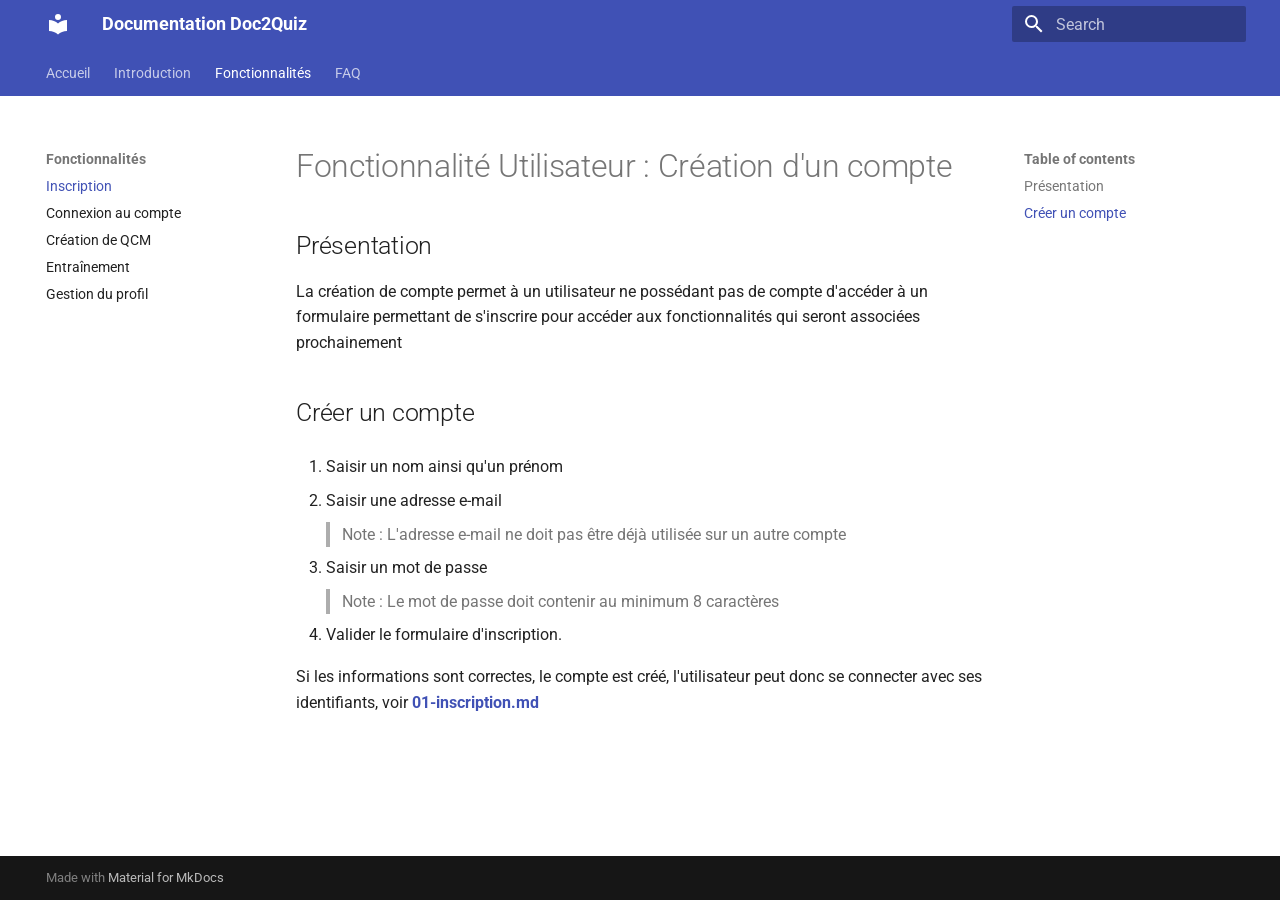
<file: fonctionnalites/00-inscription/index.html>
<!doctype html>
<html lang="en" class="no-js">
  <head>
    
      <meta charset="utf-8">
      <meta name="viewport" content="width=device-width,initial-scale=1">
      
        <meta name="description" content="Documentation utilisateur complète">
      
      
      
        <link rel="canonical" href="https://armandddev.github.io/11_Doc2Quiz/fonctionnalites/00-inscription/">
      
      
        <link rel="prev" href="../../introduction/">
      
      
        <link rel="next" href="../01-connexion_compte/">
      
      
        
      
      
      <link rel="icon" href="../../assets/images/favicon.png">
      <meta name="generator" content="mkdocs-1.6.1, mkdocs-material-9.8.2">
    
    
      
        <title>Inscription - Documentation Doc2Quiz</title>
      
    
    
      <link rel="stylesheet" href="../../assets/stylesheets/main.57a0d79d.min.css">
      
        
        <link rel="stylesheet" href="../../assets/stylesheets/palette.fb2fffe2.min.css">
      
      


    
    
      
    
    
      
        
        
        <link rel="preconnect" href="https://fonts.gstatic.com" crossorigin>
        <link rel="stylesheet" href="https://fonts.googleapis.com/css?family=Roboto:300,300i,400,400i,700,700i%7CRoboto+Mono:400,400i,700,700i&display=fallback">
        <style>:root{--md-text-font:"Roboto";--md-code-font:"Roboto Mono"}</style>
      
    
    
    <script>__md_scope=new URL("../..",location),__md_hash=e=>[...e].reduce(((e,_)=>(e<<5)-e+_.charCodeAt(0)),0),__md_get=(e,_=localStorage,t=__md_scope)=>JSON.parse(_.getItem(t.pathname+"."+e)),__md_set=(e,_,t=localStorage,a=__md_scope)=>{try{t.setItem(a.pathname+"."+e,JSON.stringify(_))}catch(e){}}</script>
    
      

    
    
  </head>
  
  
    
    
    
    
    
    <body dir="ltr" data-md-color-scheme="default" data-md-color-primary="indigo" data-md-color-accent="indigo">
  
    
    <input class="md-toggle" data-md-toggle="drawer" type="checkbox" id="__drawer" autocomplete="off">
    <input class="md-toggle" data-md-toggle="search" type="checkbox" id="__search" autocomplete="off">
    <label class="md-overlay" for="__drawer"></label>
    <div data-md-component="skip">
      
        
        <a href="#fonctionnalite-utilisateur-creation-dun-compte" class="md-skip">
          Skip to content
        </a>
      
    </div>
    <div data-md-component="announce">
      
    </div>
    
    
      

<header class="md-header" data-md-component="header">
  <nav class="md-header__inner md-grid" aria-label="Header">
    <a href="../.." title="Documentation Doc2Quiz" class="md-header__button md-logo" aria-label="Documentation Doc2Quiz" data-md-component="logo">
      
  
  <svg xmlns="http://www.w3.org/2000/svg" viewBox="0 0 24 24"><path d="M12 8a3 3 0 0 0 3-3 3 3 0 0 0-3-3 3 3 0 0 0-3 3 3 3 0 0 0 3 3m0 3.54C9.64 9.35 6.5 8 3 8v11c3.5 0 6.64 1.35 9 3.54 2.36-2.19 5.5-3.54 9-3.54V8c-3.5 0-6.64 1.35-9 3.54"/></svg>

    </a>
    <label class="md-header__button md-icon" for="__drawer">
      
      <svg xmlns="http://www.w3.org/2000/svg" viewBox="0 0 24 24"><path d="M3 6h18v2H3zm0 5h18v2H3zm0 5h18v2H3z"/></svg>
    </label>
    <div class="md-header__title" data-md-component="header-title">
      <div class="md-header__ellipsis">
        <div class="md-header__topic">
          <span class="md-ellipsis">
            Documentation Doc2Quiz
          </span>
        </div>
        <div class="md-header__topic" data-md-component="header-topic">
          <span class="md-ellipsis">
            
              Inscription
            
          </span>
        </div>
      </div>
    </div>
    
      
    
    
    
    
      
      
        <label class="md-header__button md-icon" for="__search">
          
          <svg xmlns="http://www.w3.org/2000/svg" viewBox="0 0 24 24"><path d="M9.5 3A6.5 6.5 0 0 1 16 9.5c0 1.61-.59 3.09-1.56 4.23l.27.27h.79l5 5-1.5 1.5-5-5v-.79l-.27-.27A6.52 6.52 0 0 1 9.5 16 6.5 6.5 0 0 1 3 9.5 6.5 6.5 0 0 1 9.5 3m0 2C7 5 5 7 5 9.5S7 14 9.5 14 14 12 14 9.5 12 5 9.5 5"/></svg>
        </label>
        <div class="md-search" data-md-component="search" role="dialog">
  <label class="md-search__overlay" for="__search"></label>
  <div class="md-search__inner" role="search">
    <form class="md-search__form" name="search">
      <input type="text" class="md-search__input" name="query" aria-label="Search" placeholder="Search" autocapitalize="off" autocorrect="off" autocomplete="off" spellcheck="false" data-md-component="search-query" required>
      <label class="md-search__icon md-icon" for="__search">
        
        <svg xmlns="http://www.w3.org/2000/svg" viewBox="0 0 24 24"><path d="M9.5 3A6.5 6.5 0 0 1 16 9.5c0 1.61-.59 3.09-1.56 4.23l.27.27h.79l5 5-1.5 1.5-5-5v-.79l-.27-.27A6.52 6.52 0 0 1 9.5 16 6.5 6.5 0 0 1 3 9.5 6.5 6.5 0 0 1 9.5 3m0 2C7 5 5 7 5 9.5S7 14 9.5 14 14 12 14 9.5 12 5 9.5 5"/></svg>
        
        <svg xmlns="http://www.w3.org/2000/svg" viewBox="0 0 24 24"><path d="M20 11v2H8l5.5 5.5-1.42 1.42L4.16 12l7.92-7.92L13.5 5.5 8 11z"/></svg>
      </label>
      <nav class="md-search__options" aria-label="Search">
        
        <button type="reset" class="md-search__icon md-icon" title="Clear" aria-label="Clear" tabindex="-1">
          
          <svg xmlns="http://www.w3.org/2000/svg" viewBox="0 0 24 24"><path d="M19 6.41 17.59 5 12 10.59 6.41 5 5 6.41 10.59 12 5 17.59 6.41 19 12 13.41 17.59 19 19 17.59 13.41 12z"/></svg>
        </button>
      </nav>
      
    </form>
    <div class="md-search__output">
      <div class="md-search__scrollwrap" tabindex="0" data-md-scrollfix>
        <div class="md-search-result" data-md-component="search-result">
          <div class="md-search-result__meta">
            Initializing search
          </div>
          <ol class="md-search-result__list" role="presentation"></ol>
        </div>
      </div>
    </div>
  </div>
</div>
      
    
    
  </nav>
  
</header>
    
    <div class="md-container" data-md-component="container">
      
      
        
          
            
<nav class="md-tabs" aria-label="Tabs" data-md-component="tabs">
  <div class="md-grid">
    <ul class="md-tabs__list">
      
        
  
  
  
  
    <li class="md-tabs__item">
      <a href="../.." class="md-tabs__link">
        
  
  
    
  
  Accueil

      </a>
    </li>
  

      
        
  
  
  
  
    <li class="md-tabs__item">
      <a href="../../introduction/" class="md-tabs__link">
        
  
  
    
  
  Introduction

      </a>
    </li>
  

      
        
  
  
  
    
  
  
    
    
      <li class="md-tabs__item md-tabs__item--active">
        <a href="./" class="md-tabs__link">
          
  
  
  Fonctionnalités

        </a>
      </li>
    
  

      
        
  
  
  
  
    <li class="md-tabs__item">
      <a href="../../faq/" class="md-tabs__link">
        
  
  
    
  
  FAQ

      </a>
    </li>
  

      
    </ul>
  </div>
</nav>
          
        
      
      <main class="md-main" data-md-component="main">
        <div class="md-main__inner md-grid">
          
            
              
              <div class="md-sidebar md-sidebar--primary" data-md-component="sidebar" data-md-type="navigation" >
                <div class="md-sidebar__scrollwrap">
                  <div class="md-sidebar__inner">
                    


  


<nav class="md-nav md-nav--primary md-nav--lifted" aria-label="Navigation" data-md-level="0">
  <label class="md-nav__title" for="__drawer">
    <a href="../.." title="Documentation Doc2Quiz" class="md-nav__button md-logo" aria-label="Documentation Doc2Quiz" data-md-component="logo">
      
  
  <svg xmlns="http://www.w3.org/2000/svg" viewBox="0 0 24 24"><path d="M12 8a3 3 0 0 0 3-3 3 3 0 0 0-3-3 3 3 0 0 0-3 3 3 3 0 0 0 3 3m0 3.54C9.64 9.35 6.5 8 3 8v11c3.5 0 6.64 1.35 9 3.54 2.36-2.19 5.5-3.54 9-3.54V8c-3.5 0-6.64 1.35-9 3.54"/></svg>

    </a>
    Documentation Doc2Quiz
  </label>
  
  <ul class="md-nav__list" data-md-scrollfix>
    
      
      
  
  
  
  
    <li class="md-nav__item">
      <a href="../.." class="md-nav__link">
        
  
  
  <span class="md-ellipsis">
    
  
    Accueil
  

    
  </span>
  
  

      </a>
    </li>
  

    
      
      
  
  
  
  
    <li class="md-nav__item">
      <a href="../../introduction/" class="md-nav__link">
        
  
  
  <span class="md-ellipsis">
    
  
    Introduction
  

    
  </span>
  
  

      </a>
    </li>
  

    
      
      
  
  
    
  
  
  
    
    
    
    
      
        
        
      
      
        
      
    
    
    <li class="md-nav__item md-nav__item--active md-nav__item--section md-nav__item--nested">
      
        
        
        <input class="md-nav__toggle md-toggle " type="checkbox" id="__nav_3" checked>
        
          
          <label class="md-nav__link" for="__nav_3" id="__nav_3_label" tabindex="">
            
  
  
  <span class="md-ellipsis">
    
  
    Fonctionnalités
  

    
  </span>
  
  

            <span class="md-nav__icon md-icon"></span>
          </label>
        
        <nav class="md-nav" data-md-level="1" aria-labelledby="__nav_3_label" aria-expanded="true">
          <label class="md-nav__title" for="__nav_3">
            <span class="md-nav__icon md-icon"></span>
            
  
    Fonctionnalités
  

          </label>
          <ul class="md-nav__list" data-md-scrollfix>
            
              
                
  
  
    
  
  
  
    <li class="md-nav__item md-nav__item--active">
      
      <input class="md-nav__toggle md-toggle" type="checkbox" id="__toc">
      
      
        
      
      
        <label class="md-nav__link md-nav__link--active" for="__toc">
          
  
  
  <span class="md-ellipsis">
    
  
    Inscription
  

    
  </span>
  
  

          <span class="md-nav__icon md-icon"></span>
        </label>
      
      <a href="./" class="md-nav__link md-nav__link--active">
        
  
  
  <span class="md-ellipsis">
    
  
    Inscription
  

    
  </span>
  
  

      </a>
      
        

<nav class="md-nav md-nav--secondary" aria-label="Table of contents">
  
  
  
    
  
  
    <label class="md-nav__title" for="__toc">
      <span class="md-nav__icon md-icon"></span>
      Table of contents
    </label>
    <ul class="md-nav__list" data-md-component="toc" data-md-scrollfix>
      
        <li class="md-nav__item">
  <a href="#presentation" class="md-nav__link">
    <span class="md-ellipsis">
      
        Présentation
      
    </span>
  </a>
  
</li>
      
        <li class="md-nav__item">
  <a href="#creer-un-compte" class="md-nav__link">
    <span class="md-ellipsis">
      
        Créer un compte
      
    </span>
  </a>
  
</li>
      
    </ul>
  
</nav>
      
    </li>
  

              
            
              
                
  
  
  
  
    <li class="md-nav__item">
      <a href="../01-connexion_compte/" class="md-nav__link">
        
  
  
  <span class="md-ellipsis">
    
  
    Connexion au compte
  

    
  </span>
  
  

      </a>
    </li>
  

              
            
              
                
  
  
  
  
    <li class="md-nav__item">
      <a href="../02-creation-qcm/" class="md-nav__link">
        
  
  
  <span class="md-ellipsis">
    
  
    Création de QCM
  

    
  </span>
  
  

      </a>
    </li>
  

              
            
              
                
  
  
  
  
    <li class="md-nav__item">
      <a href="../03-entrainement/" class="md-nav__link">
        
  
  
  <span class="md-ellipsis">
    
  
    Entraînement
  

    
  </span>
  
  

      </a>
    </li>
  

              
            
              
                
  
  
  
  
    <li class="md-nav__item">
      <a href="../04-profil/" class="md-nav__link">
        
  
  
  <span class="md-ellipsis">
    
  
    Gestion du profil
  

    
  </span>
  
  

      </a>
    </li>
  

              
            
          </ul>
        </nav>
      
    </li>
  

    
      
      
  
  
  
  
    <li class="md-nav__item">
      <a href="../../faq/" class="md-nav__link">
        
  
  
  <span class="md-ellipsis">
    
  
    FAQ
  

    
  </span>
  
  

      </a>
    </li>
  

    
  </ul>
</nav>
                  </div>
                </div>
              </div>
            
            
              
              <div class="md-sidebar md-sidebar--secondary" data-md-component="sidebar" data-md-type="toc" >
                <div class="md-sidebar__scrollwrap">
                  <div class="md-sidebar__inner">
                    

<nav class="md-nav md-nav--secondary" aria-label="Table of contents">
  
  
  
    
  
  
    <label class="md-nav__title" for="__toc">
      <span class="md-nav__icon md-icon"></span>
      Table of contents
    </label>
    <ul class="md-nav__list" data-md-component="toc" data-md-scrollfix>
      
        <li class="md-nav__item">
  <a href="#presentation" class="md-nav__link">
    <span class="md-ellipsis">
      
        Présentation
      
    </span>
  </a>
  
</li>
      
        <li class="md-nav__item">
  <a href="#creer-un-compte" class="md-nav__link">
    <span class="md-ellipsis">
      
        Créer un compte
      
    </span>
  </a>
  
</li>
      
    </ul>
  
</nav>
                  </div>
                </div>
              </div>
            
          
          
            <div class="md-content" data-md-component="content">
              
              <article class="md-content__inner md-typeset">
                
                  



<h1 id="fonctionnalite-utilisateur-creation-dun-compte">Fonctionnalité Utilisateur : Création d'un compte</h1>
<h2 id="presentation">Présentation</h2>
<p>La création de compte permet à un utilisateur ne possédant pas de compte d'accéder à un formulaire permettant de s'inscrire pour accéder aux fonctionnalités qui seront associées prochainement</p>
<h2 id="creer-un-compte">Créer un compte</h2>
<ol>
<li>
<p>Saisir un nom ainsi qu'un prénom </p>
</li>
<li>
<p>Saisir une adresse e-mail </p>
<blockquote>
<p>Note : L'adresse e-mail ne doit pas être déjà utilisée sur un autre compte</p>
</blockquote>
</li>
<li>Saisir un mot de passe <blockquote>
<p>Note : Le mot de passe doit contenir au minimum 8 caractères </p>
</blockquote>
</li>
<li>Valider le formulaire d'inscription.</li>
</ol>
<p>Si les informations sont correctes, le compte est créé, l'utilisateur peut donc se connecter avec ses identifiants, voir  <strong><a href="../01-connexion_compte/">01-inscription.md</a></strong></p>












                
              </article>
            </div>
          
          
<script>var target=document.getElementById(location.hash.slice(1));target&&target.name&&(target.checked=target.name.startsWith("__tabbed_"))</script>
        </div>
        
      </main>
      
        <footer class="md-footer">
  
  <div class="md-footer-meta md-typeset">
    <div class="md-footer-meta__inner md-grid">
      <div class="md-copyright">
  
  
    Made with
    <a href="https://squidfunk.github.io/mkdocs-material/" target="_blank" rel="noopener">
      Material for MkDocs
    </a>
  
</div>
      
    </div>
  </div>
</footer>
      
    </div>
    <div class="md-dialog" data-md-component="dialog">
      <div class="md-dialog__inner md-typeset"></div>
    </div>
    
    
    
      
      
      <script id="__config" type="application/json">{"annotate": null, "base": "../..", "features": ["navigation.tabs", "navigation.sections"], "search": "../../assets/javascripts/workers/search.a7633da7.min.js", "tags": null, "translations": {"clipboard.copied": "Copied to clipboard", "clipboard.copy": "Copy to clipboard", "search.result.more.one": "1 more on this page", "search.result.more.other": "# more on this page", "search.result.none": "No matching documents", "search.result.one": "1 matching document", "search.result.other": "# matching documents", "search.result.placeholder": "Type to start searching", "search.result.term.missing": "Missing", "select.version": "Select version"}, "version": null}</script>
    
    
      <script src="../../assets/javascripts/bundle.a5f9d56c.min.js"></script>
      
    
  </body>
</html>
</file>
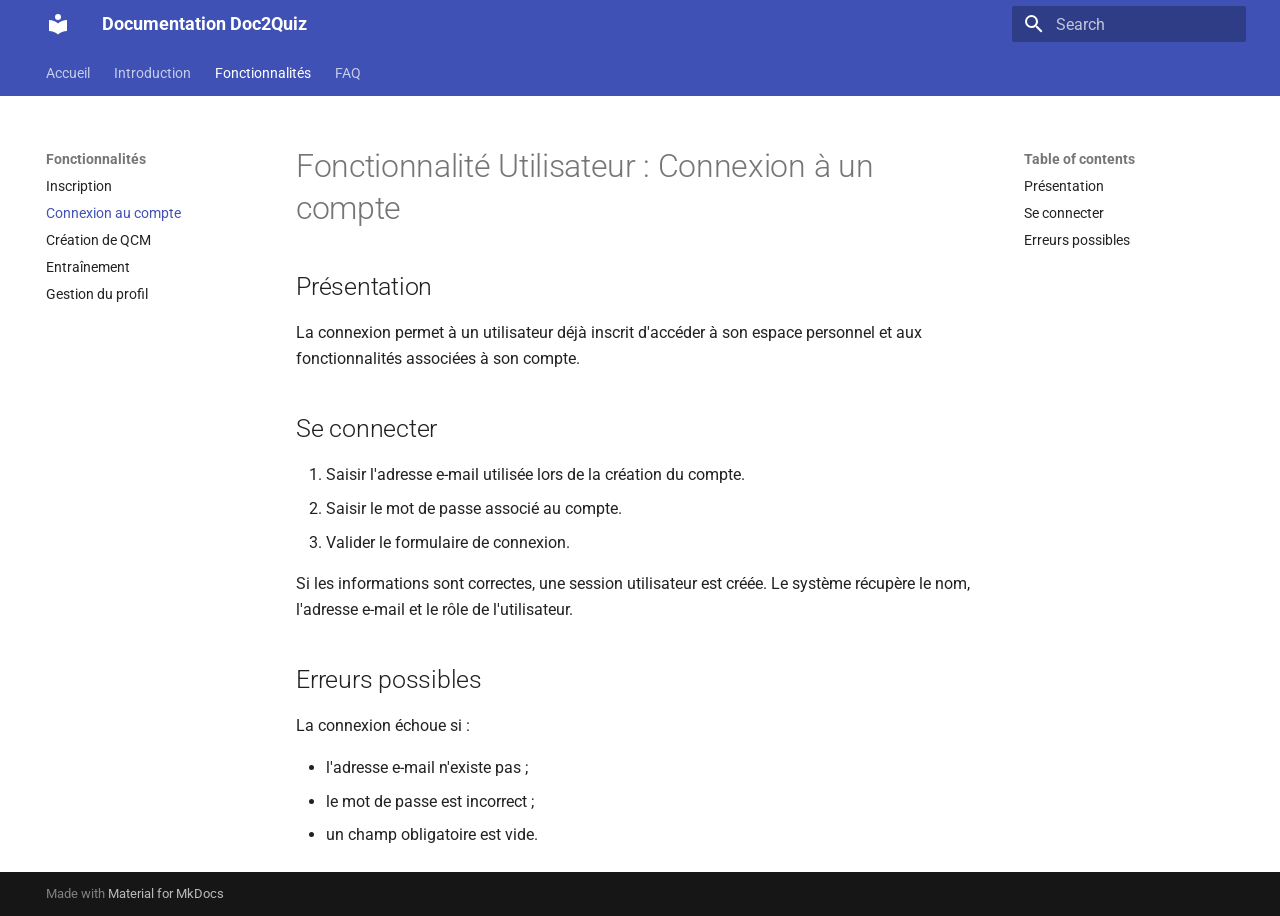
<file: fonctionnalites/01-connexion_compte/index.html>
<!doctype html>
<html lang="en" class="no-js">
  <head>
    
      <meta charset="utf-8">
      <meta name="viewport" content="width=device-width,initial-scale=1">
      
        <meta name="description" content="Documentation utilisateur complète">
      
      
      
        <link rel="canonical" href="https://armandddev.github.io/11_Doc2Quiz/fonctionnalites/01-connexion_compte/">
      
      
        <link rel="prev" href="../00-inscription/">
      
      
        <link rel="next" href="../02-creation-qcm/">
      
      
        
      
      
      <link rel="icon" href="../../assets/images/favicon.png">
      <meta name="generator" content="mkdocs-1.6.1, mkdocs-material-9.8.2">
    
    
      
        <title>Connexion au compte - Documentation Doc2Quiz</title>
      
    
    
      <link rel="stylesheet" href="../../assets/stylesheets/main.57a0d79d.min.css">
      
        
        <link rel="stylesheet" href="../../assets/stylesheets/palette.fb2fffe2.min.css">
      
      


    
    
      
    
    
      
        
        
        <link rel="preconnect" href="https://fonts.gstatic.com" crossorigin>
        <link rel="stylesheet" href="https://fonts.googleapis.com/css?family=Roboto:300,300i,400,400i,700,700i%7CRoboto+Mono:400,400i,700,700i&display=fallback">
        <style>:root{--md-text-font:"Roboto";--md-code-font:"Roboto Mono"}</style>
      
    
    
    <script>__md_scope=new URL("../..",location),__md_hash=e=>[...e].reduce(((e,_)=>(e<<5)-e+_.charCodeAt(0)),0),__md_get=(e,_=localStorage,t=__md_scope)=>JSON.parse(_.getItem(t.pathname+"."+e)),__md_set=(e,_,t=localStorage,a=__md_scope)=>{try{t.setItem(a.pathname+"."+e,JSON.stringify(_))}catch(e){}}</script>
    
      

    
    
  </head>
  
  
    
    
    
    
    
    <body dir="ltr" data-md-color-scheme="default" data-md-color-primary="indigo" data-md-color-accent="indigo">
  
    
    <input class="md-toggle" data-md-toggle="drawer" type="checkbox" id="__drawer" autocomplete="off">
    <input class="md-toggle" data-md-toggle="search" type="checkbox" id="__search" autocomplete="off">
    <label class="md-overlay" for="__drawer"></label>
    <div data-md-component="skip">
      
        
        <a href="#fonctionnalite-utilisateur-connexion-a-un-compte" class="md-skip">
          Skip to content
        </a>
      
    </div>
    <div data-md-component="announce">
      
    </div>
    
    
      

<header class="md-header" data-md-component="header">
  <nav class="md-header__inner md-grid" aria-label="Header">
    <a href="../.." title="Documentation Doc2Quiz" class="md-header__button md-logo" aria-label="Documentation Doc2Quiz" data-md-component="logo">
      
  
  <svg xmlns="http://www.w3.org/2000/svg" viewBox="0 0 24 24"><path d="M12 8a3 3 0 0 0 3-3 3 3 0 0 0-3-3 3 3 0 0 0-3 3 3 3 0 0 0 3 3m0 3.54C9.64 9.35 6.5 8 3 8v11c3.5 0 6.64 1.35 9 3.54 2.36-2.19 5.5-3.54 9-3.54V8c-3.5 0-6.64 1.35-9 3.54"/></svg>

    </a>
    <label class="md-header__button md-icon" for="__drawer">
      
      <svg xmlns="http://www.w3.org/2000/svg" viewBox="0 0 24 24"><path d="M3 6h18v2H3zm0 5h18v2H3zm0 5h18v2H3z"/></svg>
    </label>
    <div class="md-header__title" data-md-component="header-title">
      <div class="md-header__ellipsis">
        <div class="md-header__topic">
          <span class="md-ellipsis">
            Documentation Doc2Quiz
          </span>
        </div>
        <div class="md-header__topic" data-md-component="header-topic">
          <span class="md-ellipsis">
            
              Connexion au compte
            
          </span>
        </div>
      </div>
    </div>
    
      
    
    
    
    
      
      
        <label class="md-header__button md-icon" for="__search">
          
          <svg xmlns="http://www.w3.org/2000/svg" viewBox="0 0 24 24"><path d="M9.5 3A6.5 6.5 0 0 1 16 9.5c0 1.61-.59 3.09-1.56 4.23l.27.27h.79l5 5-1.5 1.5-5-5v-.79l-.27-.27A6.52 6.52 0 0 1 9.5 16 6.5 6.5 0 0 1 3 9.5 6.5 6.5 0 0 1 9.5 3m0 2C7 5 5 7 5 9.5S7 14 9.5 14 14 12 14 9.5 12 5 9.5 5"/></svg>
        </label>
        <div class="md-search" data-md-component="search" role="dialog">
  <label class="md-search__overlay" for="__search"></label>
  <div class="md-search__inner" role="search">
    <form class="md-search__form" name="search">
      <input type="text" class="md-search__input" name="query" aria-label="Search" placeholder="Search" autocapitalize="off" autocorrect="off" autocomplete="off" spellcheck="false" data-md-component="search-query" required>
      <label class="md-search__icon md-icon" for="__search">
        
        <svg xmlns="http://www.w3.org/2000/svg" viewBox="0 0 24 24"><path d="M9.5 3A6.5 6.5 0 0 1 16 9.5c0 1.61-.59 3.09-1.56 4.23l.27.27h.79l5 5-1.5 1.5-5-5v-.79l-.27-.27A6.52 6.52 0 0 1 9.5 16 6.5 6.5 0 0 1 3 9.5 6.5 6.5 0 0 1 9.5 3m0 2C7 5 5 7 5 9.5S7 14 9.5 14 14 12 14 9.5 12 5 9.5 5"/></svg>
        
        <svg xmlns="http://www.w3.org/2000/svg" viewBox="0 0 24 24"><path d="M20 11v2H8l5.5 5.5-1.42 1.42L4.16 12l7.92-7.92L13.5 5.5 8 11z"/></svg>
      </label>
      <nav class="md-search__options" aria-label="Search">
        
        <button type="reset" class="md-search__icon md-icon" title="Clear" aria-label="Clear" tabindex="-1">
          
          <svg xmlns="http://www.w3.org/2000/svg" viewBox="0 0 24 24"><path d="M19 6.41 17.59 5 12 10.59 6.41 5 5 6.41 10.59 12 5 17.59 6.41 19 12 13.41 17.59 19 19 17.59 13.41 12z"/></svg>
        </button>
      </nav>
      
    </form>
    <div class="md-search__output">
      <div class="md-search__scrollwrap" tabindex="0" data-md-scrollfix>
        <div class="md-search-result" data-md-component="search-result">
          <div class="md-search-result__meta">
            Initializing search
          </div>
          <ol class="md-search-result__list" role="presentation"></ol>
        </div>
      </div>
    </div>
  </div>
</div>
      
    
    
  </nav>
  
</header>
    
    <div class="md-container" data-md-component="container">
      
      
        
          
            
<nav class="md-tabs" aria-label="Tabs" data-md-component="tabs">
  <div class="md-grid">
    <ul class="md-tabs__list">
      
        
  
  
  
  
    <li class="md-tabs__item">
      <a href="../.." class="md-tabs__link">
        
  
  
    
  
  Accueil

      </a>
    </li>
  

      
        
  
  
  
  
    <li class="md-tabs__item">
      <a href="../../introduction/" class="md-tabs__link">
        
  
  
    
  
  Introduction

      </a>
    </li>
  

      
        
  
  
  
    
  
  
    
    
      <li class="md-tabs__item md-tabs__item--active">
        <a href="../00-inscription/" class="md-tabs__link">
          
  
  
  Fonctionnalités

        </a>
      </li>
    
  

      
        
  
  
  
  
    <li class="md-tabs__item">
      <a href="../../faq/" class="md-tabs__link">
        
  
  
    
  
  FAQ

      </a>
    </li>
  

      
    </ul>
  </div>
</nav>
          
        
      
      <main class="md-main" data-md-component="main">
        <div class="md-main__inner md-grid">
          
            
              
              <div class="md-sidebar md-sidebar--primary" data-md-component="sidebar" data-md-type="navigation" >
                <div class="md-sidebar__scrollwrap">
                  <div class="md-sidebar__inner">
                    


  


<nav class="md-nav md-nav--primary md-nav--lifted" aria-label="Navigation" data-md-level="0">
  <label class="md-nav__title" for="__drawer">
    <a href="../.." title="Documentation Doc2Quiz" class="md-nav__button md-logo" aria-label="Documentation Doc2Quiz" data-md-component="logo">
      
  
  <svg xmlns="http://www.w3.org/2000/svg" viewBox="0 0 24 24"><path d="M12 8a3 3 0 0 0 3-3 3 3 0 0 0-3-3 3 3 0 0 0-3 3 3 3 0 0 0 3 3m0 3.54C9.64 9.35 6.5 8 3 8v11c3.5 0 6.64 1.35 9 3.54 2.36-2.19 5.5-3.54 9-3.54V8c-3.5 0-6.64 1.35-9 3.54"/></svg>

    </a>
    Documentation Doc2Quiz
  </label>
  
  <ul class="md-nav__list" data-md-scrollfix>
    
      
      
  
  
  
  
    <li class="md-nav__item">
      <a href="../.." class="md-nav__link">
        
  
  
  <span class="md-ellipsis">
    
  
    Accueil
  

    
  </span>
  
  

      </a>
    </li>
  

    
      
      
  
  
  
  
    <li class="md-nav__item">
      <a href="../../introduction/" class="md-nav__link">
        
  
  
  <span class="md-ellipsis">
    
  
    Introduction
  

    
  </span>
  
  

      </a>
    </li>
  

    
      
      
  
  
    
  
  
  
    
    
    
    
      
        
        
      
      
        
      
    
    
    <li class="md-nav__item md-nav__item--active md-nav__item--section md-nav__item--nested">
      
        
        
        <input class="md-nav__toggle md-toggle " type="checkbox" id="__nav_3" checked>
        
          
          <label class="md-nav__link" for="__nav_3" id="__nav_3_label" tabindex="">
            
  
  
  <span class="md-ellipsis">
    
  
    Fonctionnalités
  

    
  </span>
  
  

            <span class="md-nav__icon md-icon"></span>
          </label>
        
        <nav class="md-nav" data-md-level="1" aria-labelledby="__nav_3_label" aria-expanded="true">
          <label class="md-nav__title" for="__nav_3">
            <span class="md-nav__icon md-icon"></span>
            
  
    Fonctionnalités
  

          </label>
          <ul class="md-nav__list" data-md-scrollfix>
            
              
                
  
  
  
  
    <li class="md-nav__item">
      <a href="../00-inscription/" class="md-nav__link">
        
  
  
  <span class="md-ellipsis">
    
  
    Inscription
  

    
  </span>
  
  

      </a>
    </li>
  

              
            
              
                
  
  
    
  
  
  
    <li class="md-nav__item md-nav__item--active">
      
      <input class="md-nav__toggle md-toggle" type="checkbox" id="__toc">
      
      
        
      
      
        <label class="md-nav__link md-nav__link--active" for="__toc">
          
  
  
  <span class="md-ellipsis">
    
  
    Connexion au compte
  

    
  </span>
  
  

          <span class="md-nav__icon md-icon"></span>
        </label>
      
      <a href="./" class="md-nav__link md-nav__link--active">
        
  
  
  <span class="md-ellipsis">
    
  
    Connexion au compte
  

    
  </span>
  
  

      </a>
      
        

<nav class="md-nav md-nav--secondary" aria-label="Table of contents">
  
  
  
    
  
  
    <label class="md-nav__title" for="__toc">
      <span class="md-nav__icon md-icon"></span>
      Table of contents
    </label>
    <ul class="md-nav__list" data-md-component="toc" data-md-scrollfix>
      
        <li class="md-nav__item">
  <a href="#presentation" class="md-nav__link">
    <span class="md-ellipsis">
      
        Présentation
      
    </span>
  </a>
  
</li>
      
        <li class="md-nav__item">
  <a href="#se-connecter" class="md-nav__link">
    <span class="md-ellipsis">
      
        Se connecter
      
    </span>
  </a>
  
</li>
      
        <li class="md-nav__item">
  <a href="#erreurs-possibles" class="md-nav__link">
    <span class="md-ellipsis">
      
        Erreurs possibles
      
    </span>
  </a>
  
</li>
      
    </ul>
  
</nav>
      
    </li>
  

              
            
              
                
  
  
  
  
    <li class="md-nav__item">
      <a href="../02-creation-qcm/" class="md-nav__link">
        
  
  
  <span class="md-ellipsis">
    
  
    Création de QCM
  

    
  </span>
  
  

      </a>
    </li>
  

              
            
              
                
  
  
  
  
    <li class="md-nav__item">
      <a href="../03-entrainement/" class="md-nav__link">
        
  
  
  <span class="md-ellipsis">
    
  
    Entraînement
  

    
  </span>
  
  

      </a>
    </li>
  

              
            
              
                
  
  
  
  
    <li class="md-nav__item">
      <a href="../04-profil/" class="md-nav__link">
        
  
  
  <span class="md-ellipsis">
    
  
    Gestion du profil
  

    
  </span>
  
  

      </a>
    </li>
  

              
            
          </ul>
        </nav>
      
    </li>
  

    
      
      
  
  
  
  
    <li class="md-nav__item">
      <a href="../../faq/" class="md-nav__link">
        
  
  
  <span class="md-ellipsis">
    
  
    FAQ
  

    
  </span>
  
  

      </a>
    </li>
  

    
  </ul>
</nav>
                  </div>
                </div>
              </div>
            
            
              
              <div class="md-sidebar md-sidebar--secondary" data-md-component="sidebar" data-md-type="toc" >
                <div class="md-sidebar__scrollwrap">
                  <div class="md-sidebar__inner">
                    

<nav class="md-nav md-nav--secondary" aria-label="Table of contents">
  
  
  
    
  
  
    <label class="md-nav__title" for="__toc">
      <span class="md-nav__icon md-icon"></span>
      Table of contents
    </label>
    <ul class="md-nav__list" data-md-component="toc" data-md-scrollfix>
      
        <li class="md-nav__item">
  <a href="#presentation" class="md-nav__link">
    <span class="md-ellipsis">
      
        Présentation
      
    </span>
  </a>
  
</li>
      
        <li class="md-nav__item">
  <a href="#se-connecter" class="md-nav__link">
    <span class="md-ellipsis">
      
        Se connecter
      
    </span>
  </a>
  
</li>
      
        <li class="md-nav__item">
  <a href="#erreurs-possibles" class="md-nav__link">
    <span class="md-ellipsis">
      
        Erreurs possibles
      
    </span>
  </a>
  
</li>
      
    </ul>
  
</nav>
                  </div>
                </div>
              </div>
            
          
          
            <div class="md-content" data-md-component="content">
              
              <article class="md-content__inner md-typeset">
                
                  



<h1 id="fonctionnalite-utilisateur-connexion-a-un-compte">Fonctionnalité Utilisateur : Connexion à un compte</h1>
<h2 id="presentation">Présentation</h2>
<p>La connexion permet à un utilisateur déjà inscrit d'accéder à son espace personnel et aux fonctionnalités associées à son compte.</p>
<h2 id="se-connecter">Se connecter</h2>
<ol>
<li>Saisir l'adresse e-mail utilisée lors de la création du compte.</li>
<li>Saisir le mot de passe associé au compte.</li>
<li>Valider le formulaire de connexion.</li>
</ol>
<p>Si les informations sont correctes, une session utilisateur est créée. Le système récupère le nom, l'adresse e-mail et le rôle de l'utilisateur.</p>
<h2 id="erreurs-possibles">Erreurs possibles</h2>
<p>La connexion échoue si :</p>
<ul>
<li>l'adresse e-mail n'existe pas ;</li>
<li>le mot de passe est incorrect ;</li>
<li>un champ obligatoire est vide.</li>
</ul>












                
              </article>
            </div>
          
          
<script>var target=document.getElementById(location.hash.slice(1));target&&target.name&&(target.checked=target.name.startsWith("__tabbed_"))</script>
        </div>
        
      </main>
      
        <footer class="md-footer">
  
  <div class="md-footer-meta md-typeset">
    <div class="md-footer-meta__inner md-grid">
      <div class="md-copyright">
  
  
    Made with
    <a href="https://squidfunk.github.io/mkdocs-material/" target="_blank" rel="noopener">
      Material for MkDocs
    </a>
  
</div>
      
    </div>
  </div>
</footer>
      
    </div>
    <div class="md-dialog" data-md-component="dialog">
      <div class="md-dialog__inner md-typeset"></div>
    </div>
    
    
    
      
      
      <script id="__config" type="application/json">{"annotate": null, "base": "../..", "features": ["navigation.tabs", "navigation.sections"], "search": "../../assets/javascripts/workers/search.a7633da7.min.js", "tags": null, "translations": {"clipboard.copied": "Copied to clipboard", "clipboard.copy": "Copy to clipboard", "search.result.more.one": "1 more on this page", "search.result.more.other": "# more on this page", "search.result.none": "No matching documents", "search.result.one": "1 matching document", "search.result.other": "# matching documents", "search.result.placeholder": "Type to start searching", "search.result.term.missing": "Missing", "select.version": "Select version"}, "version": null}</script>
    
    
      <script src="../../assets/javascripts/bundle.a5f9d56c.min.js"></script>
      
    
  </body>
</html>
</file>
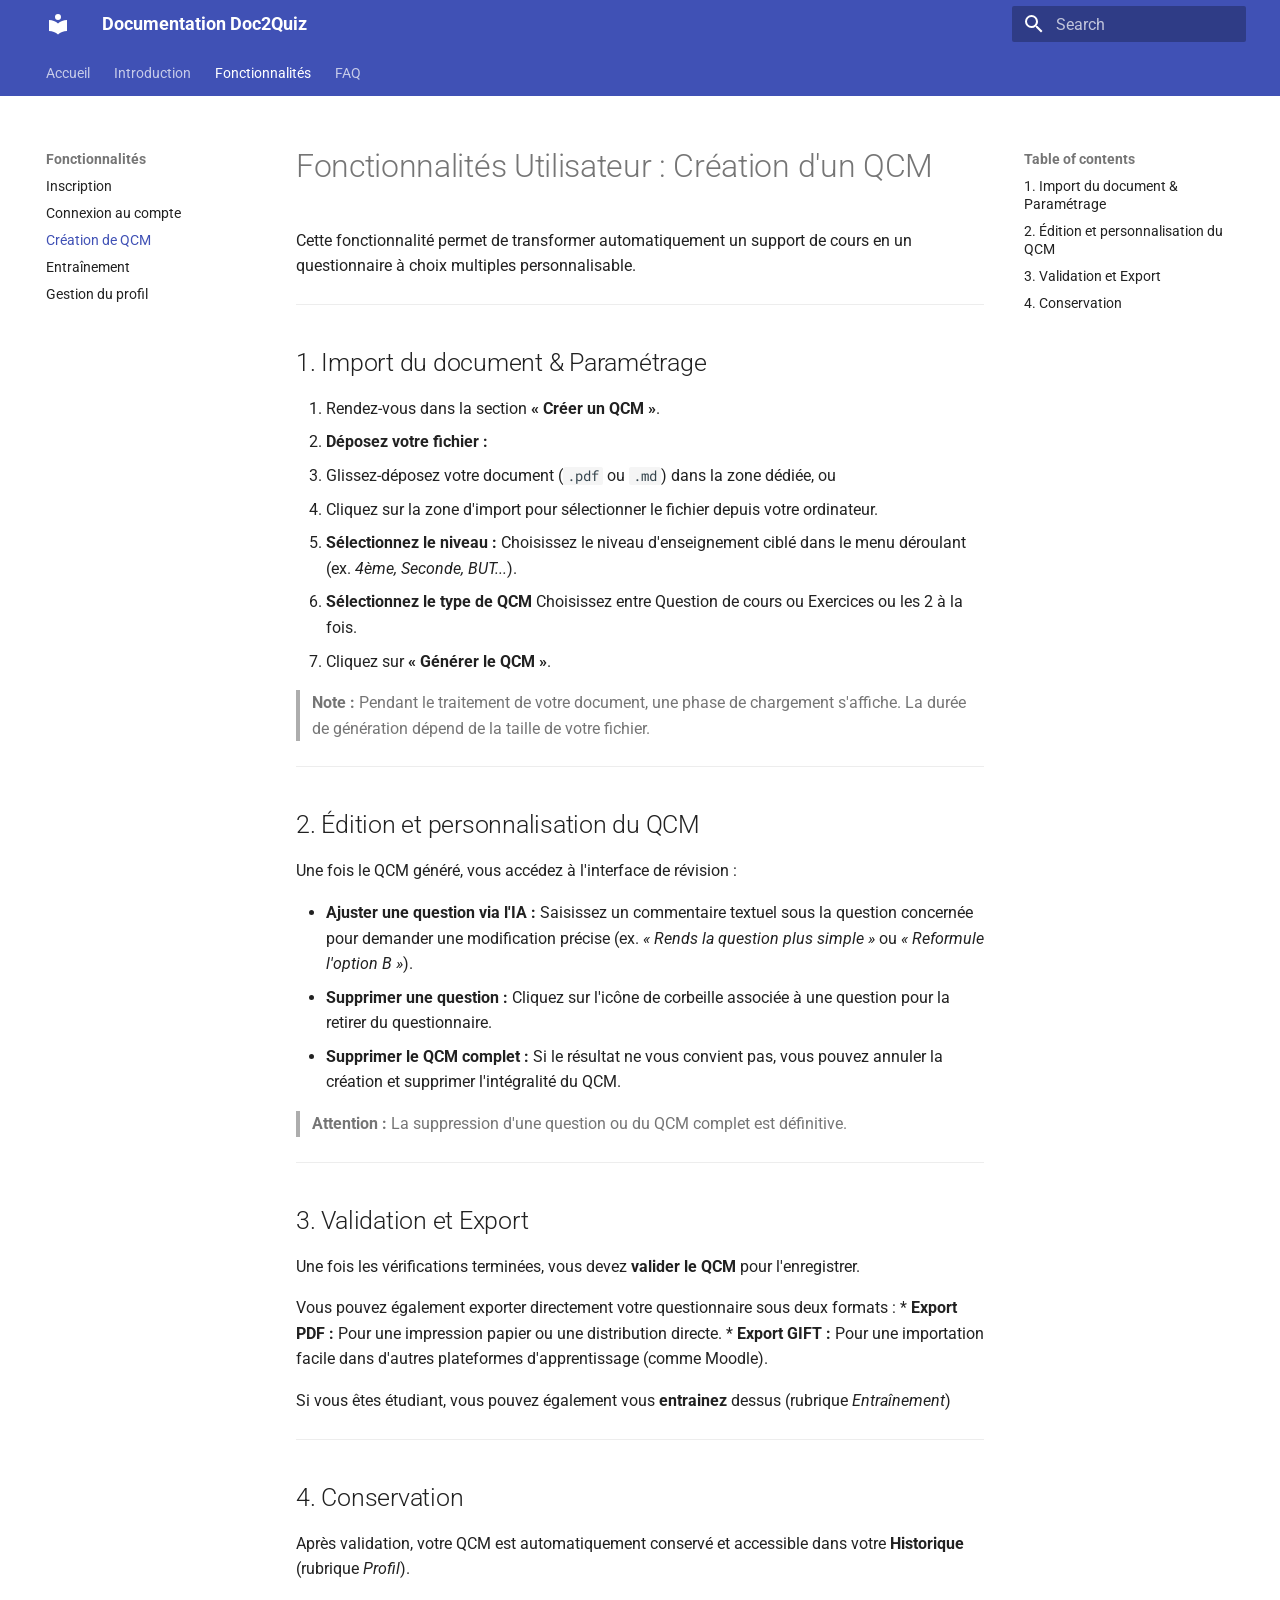
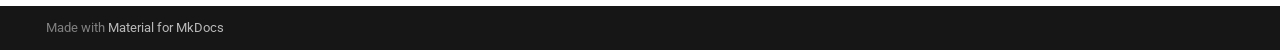
<file: fonctionnalites/02-creation-qcm/index.html>
<!doctype html>
<html lang="en" class="no-js">
  <head>
    
      <meta charset="utf-8">
      <meta name="viewport" content="width=device-width,initial-scale=1">
      
        <meta name="description" content="Documentation utilisateur complète">
      
      
      
        <link rel="canonical" href="https://armandddev.github.io/11_Doc2Quiz/fonctionnalites/02-creation-qcm/">
      
      
        <link rel="prev" href="../01-connexion_compte/">
      
      
        <link rel="next" href="../03-entrainement/">
      
      
        
      
      
      <link rel="icon" href="../../assets/images/favicon.png">
      <meta name="generator" content="mkdocs-1.6.1, mkdocs-material-9.8.2">
    
    
      
        <title>Création de QCM - Documentation Doc2Quiz</title>
      
    
    
      <link rel="stylesheet" href="../../assets/stylesheets/main.57a0d79d.min.css">
      
        
        <link rel="stylesheet" href="../../assets/stylesheets/palette.fb2fffe2.min.css">
      
      


    
    
      
    
    
      
        
        
        <link rel="preconnect" href="https://fonts.gstatic.com" crossorigin>
        <link rel="stylesheet" href="https://fonts.googleapis.com/css?family=Roboto:300,300i,400,400i,700,700i%7CRoboto+Mono:400,400i,700,700i&display=fallback">
        <style>:root{--md-text-font:"Roboto";--md-code-font:"Roboto Mono"}</style>
      
    
    
    <script>__md_scope=new URL("../..",location),__md_hash=e=>[...e].reduce(((e,_)=>(e<<5)-e+_.charCodeAt(0)),0),__md_get=(e,_=localStorage,t=__md_scope)=>JSON.parse(_.getItem(t.pathname+"."+e)),__md_set=(e,_,t=localStorage,a=__md_scope)=>{try{t.setItem(a.pathname+"."+e,JSON.stringify(_))}catch(e){}}</script>
    
      

    
    
  </head>
  
  
    
    
    
    
    
    <body dir="ltr" data-md-color-scheme="default" data-md-color-primary="indigo" data-md-color-accent="indigo">
  
    
    <input class="md-toggle" data-md-toggle="drawer" type="checkbox" id="__drawer" autocomplete="off">
    <input class="md-toggle" data-md-toggle="search" type="checkbox" id="__search" autocomplete="off">
    <label class="md-overlay" for="__drawer"></label>
    <div data-md-component="skip">
      
        
        <a href="#fonctionnalites-utilisateur-creation-dun-qcm" class="md-skip">
          Skip to content
        </a>
      
    </div>
    <div data-md-component="announce">
      
    </div>
    
    
      

<header class="md-header" data-md-component="header">
  <nav class="md-header__inner md-grid" aria-label="Header">
    <a href="../.." title="Documentation Doc2Quiz" class="md-header__button md-logo" aria-label="Documentation Doc2Quiz" data-md-component="logo">
      
  
  <svg xmlns="http://www.w3.org/2000/svg" viewBox="0 0 24 24"><path d="M12 8a3 3 0 0 0 3-3 3 3 0 0 0-3-3 3 3 0 0 0-3 3 3 3 0 0 0 3 3m0 3.54C9.64 9.35 6.5 8 3 8v11c3.5 0 6.64 1.35 9 3.54 2.36-2.19 5.5-3.54 9-3.54V8c-3.5 0-6.64 1.35-9 3.54"/></svg>

    </a>
    <label class="md-header__button md-icon" for="__drawer">
      
      <svg xmlns="http://www.w3.org/2000/svg" viewBox="0 0 24 24"><path d="M3 6h18v2H3zm0 5h18v2H3zm0 5h18v2H3z"/></svg>
    </label>
    <div class="md-header__title" data-md-component="header-title">
      <div class="md-header__ellipsis">
        <div class="md-header__topic">
          <span class="md-ellipsis">
            Documentation Doc2Quiz
          </span>
        </div>
        <div class="md-header__topic" data-md-component="header-topic">
          <span class="md-ellipsis">
            
              Création de QCM
            
          </span>
        </div>
      </div>
    </div>
    
      
    
    
    
    
      
      
        <label class="md-header__button md-icon" for="__search">
          
          <svg xmlns="http://www.w3.org/2000/svg" viewBox="0 0 24 24"><path d="M9.5 3A6.5 6.5 0 0 1 16 9.5c0 1.61-.59 3.09-1.56 4.23l.27.27h.79l5 5-1.5 1.5-5-5v-.79l-.27-.27A6.52 6.52 0 0 1 9.5 16 6.5 6.5 0 0 1 3 9.5 6.5 6.5 0 0 1 9.5 3m0 2C7 5 5 7 5 9.5S7 14 9.5 14 14 12 14 9.5 12 5 9.5 5"/></svg>
        </label>
        <div class="md-search" data-md-component="search" role="dialog">
  <label class="md-search__overlay" for="__search"></label>
  <div class="md-search__inner" role="search">
    <form class="md-search__form" name="search">
      <input type="text" class="md-search__input" name="query" aria-label="Search" placeholder="Search" autocapitalize="off" autocorrect="off" autocomplete="off" spellcheck="false" data-md-component="search-query" required>
      <label class="md-search__icon md-icon" for="__search">
        
        <svg xmlns="http://www.w3.org/2000/svg" viewBox="0 0 24 24"><path d="M9.5 3A6.5 6.5 0 0 1 16 9.5c0 1.61-.59 3.09-1.56 4.23l.27.27h.79l5 5-1.5 1.5-5-5v-.79l-.27-.27A6.52 6.52 0 0 1 9.5 16 6.5 6.5 0 0 1 3 9.5 6.5 6.5 0 0 1 9.5 3m0 2C7 5 5 7 5 9.5S7 14 9.5 14 14 12 14 9.5 12 5 9.5 5"/></svg>
        
        <svg xmlns="http://www.w3.org/2000/svg" viewBox="0 0 24 24"><path d="M20 11v2H8l5.5 5.5-1.42 1.42L4.16 12l7.92-7.92L13.5 5.5 8 11z"/></svg>
      </label>
      <nav class="md-search__options" aria-label="Search">
        
        <button type="reset" class="md-search__icon md-icon" title="Clear" aria-label="Clear" tabindex="-1">
          
          <svg xmlns="http://www.w3.org/2000/svg" viewBox="0 0 24 24"><path d="M19 6.41 17.59 5 12 10.59 6.41 5 5 6.41 10.59 12 5 17.59 6.41 19 12 13.41 17.59 19 19 17.59 13.41 12z"/></svg>
        </button>
      </nav>
      
    </form>
    <div class="md-search__output">
      <div class="md-search__scrollwrap" tabindex="0" data-md-scrollfix>
        <div class="md-search-result" data-md-component="search-result">
          <div class="md-search-result__meta">
            Initializing search
          </div>
          <ol class="md-search-result__list" role="presentation"></ol>
        </div>
      </div>
    </div>
  </div>
</div>
      
    
    
  </nav>
  
</header>
    
    <div class="md-container" data-md-component="container">
      
      
        
          
            
<nav class="md-tabs" aria-label="Tabs" data-md-component="tabs">
  <div class="md-grid">
    <ul class="md-tabs__list">
      
        
  
  
  
  
    <li class="md-tabs__item">
      <a href="../.." class="md-tabs__link">
        
  
  
    
  
  Accueil

      </a>
    </li>
  

      
        
  
  
  
  
    <li class="md-tabs__item">
      <a href="../../introduction/" class="md-tabs__link">
        
  
  
    
  
  Introduction

      </a>
    </li>
  

      
        
  
  
  
    
  
  
    
    
      <li class="md-tabs__item md-tabs__item--active">
        <a href="../00-inscription/" class="md-tabs__link">
          
  
  
  Fonctionnalités

        </a>
      </li>
    
  

      
        
  
  
  
  
    <li class="md-tabs__item">
      <a href="../../faq/" class="md-tabs__link">
        
  
  
    
  
  FAQ

      </a>
    </li>
  

      
    </ul>
  </div>
</nav>
          
        
      
      <main class="md-main" data-md-component="main">
        <div class="md-main__inner md-grid">
          
            
              
              <div class="md-sidebar md-sidebar--primary" data-md-component="sidebar" data-md-type="navigation" >
                <div class="md-sidebar__scrollwrap">
                  <div class="md-sidebar__inner">
                    


  


<nav class="md-nav md-nav--primary md-nav--lifted" aria-label="Navigation" data-md-level="0">
  <label class="md-nav__title" for="__drawer">
    <a href="../.." title="Documentation Doc2Quiz" class="md-nav__button md-logo" aria-label="Documentation Doc2Quiz" data-md-component="logo">
      
  
  <svg xmlns="http://www.w3.org/2000/svg" viewBox="0 0 24 24"><path d="M12 8a3 3 0 0 0 3-3 3 3 0 0 0-3-3 3 3 0 0 0-3 3 3 3 0 0 0 3 3m0 3.54C9.64 9.35 6.5 8 3 8v11c3.5 0 6.64 1.35 9 3.54 2.36-2.19 5.5-3.54 9-3.54V8c-3.5 0-6.64 1.35-9 3.54"/></svg>

    </a>
    Documentation Doc2Quiz
  </label>
  
  <ul class="md-nav__list" data-md-scrollfix>
    
      
      
  
  
  
  
    <li class="md-nav__item">
      <a href="../.." class="md-nav__link">
        
  
  
  <span class="md-ellipsis">
    
  
    Accueil
  

    
  </span>
  
  

      </a>
    </li>
  

    
      
      
  
  
  
  
    <li class="md-nav__item">
      <a href="../../introduction/" class="md-nav__link">
        
  
  
  <span class="md-ellipsis">
    
  
    Introduction
  

    
  </span>
  
  

      </a>
    </li>
  

    
      
      
  
  
    
  
  
  
    
    
    
    
      
        
        
      
      
        
      
    
    
    <li class="md-nav__item md-nav__item--active md-nav__item--section md-nav__item--nested">
      
        
        
        <input class="md-nav__toggle md-toggle " type="checkbox" id="__nav_3" checked>
        
          
          <label class="md-nav__link" for="__nav_3" id="__nav_3_label" tabindex="">
            
  
  
  <span class="md-ellipsis">
    
  
    Fonctionnalités
  

    
  </span>
  
  

            <span class="md-nav__icon md-icon"></span>
          </label>
        
        <nav class="md-nav" data-md-level="1" aria-labelledby="__nav_3_label" aria-expanded="true">
          <label class="md-nav__title" for="__nav_3">
            <span class="md-nav__icon md-icon"></span>
            
  
    Fonctionnalités
  

          </label>
          <ul class="md-nav__list" data-md-scrollfix>
            
              
                
  
  
  
  
    <li class="md-nav__item">
      <a href="../00-inscription/" class="md-nav__link">
        
  
  
  <span class="md-ellipsis">
    
  
    Inscription
  

    
  </span>
  
  

      </a>
    </li>
  

              
            
              
                
  
  
  
  
    <li class="md-nav__item">
      <a href="../01-connexion_compte/" class="md-nav__link">
        
  
  
  <span class="md-ellipsis">
    
  
    Connexion au compte
  

    
  </span>
  
  

      </a>
    </li>
  

              
            
              
                
  
  
    
  
  
  
    <li class="md-nav__item md-nav__item--active">
      
      <input class="md-nav__toggle md-toggle" type="checkbox" id="__toc">
      
      
        
      
      
        <label class="md-nav__link md-nav__link--active" for="__toc">
          
  
  
  <span class="md-ellipsis">
    
  
    Création de QCM
  

    
  </span>
  
  

          <span class="md-nav__icon md-icon"></span>
        </label>
      
      <a href="./" class="md-nav__link md-nav__link--active">
        
  
  
  <span class="md-ellipsis">
    
  
    Création de QCM
  

    
  </span>
  
  

      </a>
      
        

<nav class="md-nav md-nav--secondary" aria-label="Table of contents">
  
  
  
    
  
  
    <label class="md-nav__title" for="__toc">
      <span class="md-nav__icon md-icon"></span>
      Table of contents
    </label>
    <ul class="md-nav__list" data-md-component="toc" data-md-scrollfix>
      
        <li class="md-nav__item">
  <a href="#1-import-du-document-parametrage" class="md-nav__link">
    <span class="md-ellipsis">
      
        1. Import du document &amp; Paramétrage
      
    </span>
  </a>
  
</li>
      
        <li class="md-nav__item">
  <a href="#2-edition-et-personnalisation-du-qcm" class="md-nav__link">
    <span class="md-ellipsis">
      
        2. Édition et personnalisation du QCM
      
    </span>
  </a>
  
</li>
      
        <li class="md-nav__item">
  <a href="#3-validation-et-export" class="md-nav__link">
    <span class="md-ellipsis">
      
        3. Validation et Export
      
    </span>
  </a>
  
</li>
      
        <li class="md-nav__item">
  <a href="#4-conservation" class="md-nav__link">
    <span class="md-ellipsis">
      
        4. Conservation
      
    </span>
  </a>
  
</li>
      
    </ul>
  
</nav>
      
    </li>
  

              
            
              
                
  
  
  
  
    <li class="md-nav__item">
      <a href="../03-entrainement/" class="md-nav__link">
        
  
  
  <span class="md-ellipsis">
    
  
    Entraînement
  

    
  </span>
  
  

      </a>
    </li>
  

              
            
              
                
  
  
  
  
    <li class="md-nav__item">
      <a href="../04-profil/" class="md-nav__link">
        
  
  
  <span class="md-ellipsis">
    
  
    Gestion du profil
  

    
  </span>
  
  

      </a>
    </li>
  

              
            
          </ul>
        </nav>
      
    </li>
  

    
      
      
  
  
  
  
    <li class="md-nav__item">
      <a href="../../faq/" class="md-nav__link">
        
  
  
  <span class="md-ellipsis">
    
  
    FAQ
  

    
  </span>
  
  

      </a>
    </li>
  

    
  </ul>
</nav>
                  </div>
                </div>
              </div>
            
            
              
              <div class="md-sidebar md-sidebar--secondary" data-md-component="sidebar" data-md-type="toc" >
                <div class="md-sidebar__scrollwrap">
                  <div class="md-sidebar__inner">
                    

<nav class="md-nav md-nav--secondary" aria-label="Table of contents">
  
  
  
    
  
  
    <label class="md-nav__title" for="__toc">
      <span class="md-nav__icon md-icon"></span>
      Table of contents
    </label>
    <ul class="md-nav__list" data-md-component="toc" data-md-scrollfix>
      
        <li class="md-nav__item">
  <a href="#1-import-du-document-parametrage" class="md-nav__link">
    <span class="md-ellipsis">
      
        1. Import du document &amp; Paramétrage
      
    </span>
  </a>
  
</li>
      
        <li class="md-nav__item">
  <a href="#2-edition-et-personnalisation-du-qcm" class="md-nav__link">
    <span class="md-ellipsis">
      
        2. Édition et personnalisation du QCM
      
    </span>
  </a>
  
</li>
      
        <li class="md-nav__item">
  <a href="#3-validation-et-export" class="md-nav__link">
    <span class="md-ellipsis">
      
        3. Validation et Export
      
    </span>
  </a>
  
</li>
      
        <li class="md-nav__item">
  <a href="#4-conservation" class="md-nav__link">
    <span class="md-ellipsis">
      
        4. Conservation
      
    </span>
  </a>
  
</li>
      
    </ul>
  
</nav>
                  </div>
                </div>
              </div>
            
          
          
            <div class="md-content" data-md-component="content">
              
              <article class="md-content__inner md-typeset">
                
                  



<h1 id="fonctionnalites-utilisateur-creation-dun-qcm">Fonctionnalités Utilisateur : Création d'un QCM</h1>
<p>Cette fonctionnalité permet de transformer automatiquement un support de cours en un questionnaire à choix multiples personnalisable.</p>
<hr />
<h2 id="1-import-du-document-parametrage">1. Import du document &amp; Paramétrage</h2>
<ol>
<li>Rendez-vous dans la section <strong>« Créer un QCM »</strong>.</li>
<li><strong>Déposez votre fichier :</strong></li>
<li>Glissez-déposez votre document (<code>.pdf</code> ou <code>.md</code>) dans la zone dédiée, ou</li>
<li>Cliquez sur la zone d'import pour sélectionner le fichier depuis votre ordinateur.</li>
<li><strong>Sélectionnez le niveau :</strong> Choisissez le niveau d'enseignement ciblé dans le menu déroulant (ex. <em>4ème, Seconde, BUT...</em>).</li>
<li><strong>Sélectionnez le type de QCM</strong> Choisissez entre Question de cours ou Exercices ou les 2 à la fois.</li>
<li>Cliquez sur <strong>« Générer le QCM »</strong>.</li>
</ol>
<blockquote>
<p><strong>Note :</strong> Pendant le traitement de votre document, une phase de chargement s'affiche. La durée de génération dépend de la taille de votre fichier.</p>
</blockquote>
<hr />
<h2 id="2-edition-et-personnalisation-du-qcm">2. Édition et personnalisation du QCM</h2>
<p>Une fois le QCM généré, vous accédez à l'interface de révision :</p>
<ul>
<li><strong>Ajuster une question via l'IA :</strong> Saisissez un commentaire textuel sous la question concernée pour demander une modification précise (ex. <em>« Rends la question plus simple »</em> ou <em>« Reformule l'option B »</em>).</li>
<li><strong>Supprimer une question :</strong> Cliquez sur l'icône de corbeille associée à une question pour la retirer du questionnaire.</li>
<li><strong>Supprimer le QCM complet :</strong> Si le résultat ne vous convient pas, vous pouvez annuler la création et supprimer l'intégralité du QCM.</li>
</ul>
<blockquote>
<p><strong>Attention :</strong> La suppression d'une question ou du QCM complet est définitive.</p>
</blockquote>
<hr />
<h2 id="3-validation-et-export">3. Validation et Export</h2>
<p>Une fois les vérifications terminées, vous devez <strong>valider le QCM</strong> pour l'enregistrer.</p>
<p>Vous pouvez également exporter directement votre questionnaire sous deux formats :
* <strong>Export PDF :</strong> Pour une impression papier ou une distribution directe.
* <strong>Export GIFT :</strong> Pour une importation facile dans d'autres plateformes d'apprentissage (comme Moodle).</p>
<p>Si vous êtes étudiant, vous pouvez également vous <strong>entrainez</strong> dessus (rubrique <em>Entraînement</em>)</p>
<hr />
<h2 id="4-conservation">4. Conservation</h2>
<p>Après validation, votre QCM est automatiquement conservé et accessible dans votre <strong>Historique</strong> (rubrique <em>Profil</em>).</p>












                
              </article>
            </div>
          
          
<script>var target=document.getElementById(location.hash.slice(1));target&&target.name&&(target.checked=target.name.startsWith("__tabbed_"))</script>
        </div>
        
      </main>
      
        <footer class="md-footer">
  
  <div class="md-footer-meta md-typeset">
    <div class="md-footer-meta__inner md-grid">
      <div class="md-copyright">
  
  
    Made with
    <a href="https://squidfunk.github.io/mkdocs-material/" target="_blank" rel="noopener">
      Material for MkDocs
    </a>
  
</div>
      
    </div>
  </div>
</footer>
      
    </div>
    <div class="md-dialog" data-md-component="dialog">
      <div class="md-dialog__inner md-typeset"></div>
    </div>
    
    
    
      
      
      <script id="__config" type="application/json">{"annotate": null, "base": "../..", "features": ["navigation.tabs", "navigation.sections"], "search": "../../assets/javascripts/workers/search.a7633da7.min.js", "tags": null, "translations": {"clipboard.copied": "Copied to clipboard", "clipboard.copy": "Copy to clipboard", "search.result.more.one": "1 more on this page", "search.result.more.other": "# more on this page", "search.result.none": "No matching documents", "search.result.one": "1 matching document", "search.result.other": "# matching documents", "search.result.placeholder": "Type to start searching", "search.result.term.missing": "Missing", "select.version": "Select version"}, "version": null}</script>
    
    
      <script src="../../assets/javascripts/bundle.a5f9d56c.min.js"></script>
      
    
  </body>
</html>
</file>
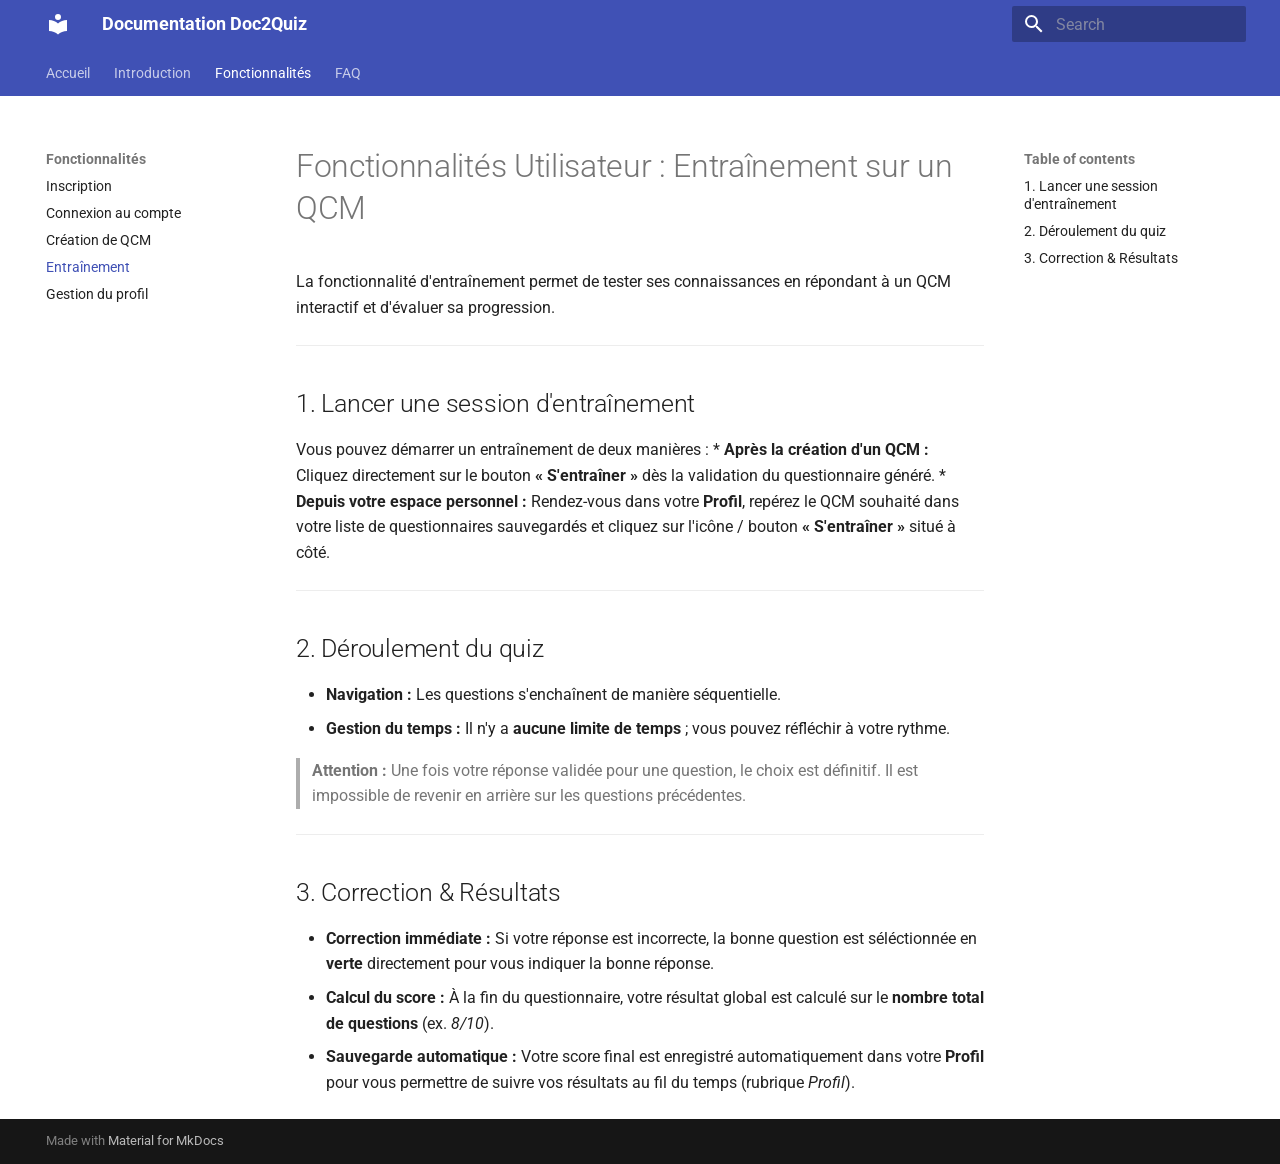
<file: fonctionnalites/03-entrainement/index.html>
<!doctype html>
<html lang="en" class="no-js">
  <head>
    
      <meta charset="utf-8">
      <meta name="viewport" content="width=device-width,initial-scale=1">
      
        <meta name="description" content="Documentation utilisateur complète">
      
      
      
        <link rel="canonical" href="https://armandddev.github.io/11_Doc2Quiz/fonctionnalites/03-entrainement/">
      
      
        <link rel="prev" href="../02-creation-qcm/">
      
      
        <link rel="next" href="../04-profil/">
      
      
        
      
      
      <link rel="icon" href="../../assets/images/favicon.png">
      <meta name="generator" content="mkdocs-1.6.1, mkdocs-material-9.8.2">
    
    
      
        <title>Entraînement - Documentation Doc2Quiz</title>
      
    
    
      <link rel="stylesheet" href="../../assets/stylesheets/main.57a0d79d.min.css">
      
        
        <link rel="stylesheet" href="../../assets/stylesheets/palette.fb2fffe2.min.css">
      
      


    
    
      
    
    
      
        
        
        <link rel="preconnect" href="https://fonts.gstatic.com" crossorigin>
        <link rel="stylesheet" href="https://fonts.googleapis.com/css?family=Roboto:300,300i,400,400i,700,700i%7CRoboto+Mono:400,400i,700,700i&display=fallback">
        <style>:root{--md-text-font:"Roboto";--md-code-font:"Roboto Mono"}</style>
      
    
    
    <script>__md_scope=new URL("../..",location),__md_hash=e=>[...e].reduce(((e,_)=>(e<<5)-e+_.charCodeAt(0)),0),__md_get=(e,_=localStorage,t=__md_scope)=>JSON.parse(_.getItem(t.pathname+"."+e)),__md_set=(e,_,t=localStorage,a=__md_scope)=>{try{t.setItem(a.pathname+"."+e,JSON.stringify(_))}catch(e){}}</script>
    
      

    
    
  </head>
  
  
    
    
    
    
    
    <body dir="ltr" data-md-color-scheme="default" data-md-color-primary="indigo" data-md-color-accent="indigo">
  
    
    <input class="md-toggle" data-md-toggle="drawer" type="checkbox" id="__drawer" autocomplete="off">
    <input class="md-toggle" data-md-toggle="search" type="checkbox" id="__search" autocomplete="off">
    <label class="md-overlay" for="__drawer"></label>
    <div data-md-component="skip">
      
        
        <a href="#fonctionnalites-utilisateur-entrainement-sur-un-qcm" class="md-skip">
          Skip to content
        </a>
      
    </div>
    <div data-md-component="announce">
      
    </div>
    
    
      

<header class="md-header" data-md-component="header">
  <nav class="md-header__inner md-grid" aria-label="Header">
    <a href="../.." title="Documentation Doc2Quiz" class="md-header__button md-logo" aria-label="Documentation Doc2Quiz" data-md-component="logo">
      
  
  <svg xmlns="http://www.w3.org/2000/svg" viewBox="0 0 24 24"><path d="M12 8a3 3 0 0 0 3-3 3 3 0 0 0-3-3 3 3 0 0 0-3 3 3 3 0 0 0 3 3m0 3.54C9.64 9.35 6.5 8 3 8v11c3.5 0 6.64 1.35 9 3.54 2.36-2.19 5.5-3.54 9-3.54V8c-3.5 0-6.64 1.35-9 3.54"/></svg>

    </a>
    <label class="md-header__button md-icon" for="__drawer">
      
      <svg xmlns="http://www.w3.org/2000/svg" viewBox="0 0 24 24"><path d="M3 6h18v2H3zm0 5h18v2H3zm0 5h18v2H3z"/></svg>
    </label>
    <div class="md-header__title" data-md-component="header-title">
      <div class="md-header__ellipsis">
        <div class="md-header__topic">
          <span class="md-ellipsis">
            Documentation Doc2Quiz
          </span>
        </div>
        <div class="md-header__topic" data-md-component="header-topic">
          <span class="md-ellipsis">
            
              Entraînement
            
          </span>
        </div>
      </div>
    </div>
    
      
    
    
    
    
      
      
        <label class="md-header__button md-icon" for="__search">
          
          <svg xmlns="http://www.w3.org/2000/svg" viewBox="0 0 24 24"><path d="M9.5 3A6.5 6.5 0 0 1 16 9.5c0 1.61-.59 3.09-1.56 4.23l.27.27h.79l5 5-1.5 1.5-5-5v-.79l-.27-.27A6.52 6.52 0 0 1 9.5 16 6.5 6.5 0 0 1 3 9.5 6.5 6.5 0 0 1 9.5 3m0 2C7 5 5 7 5 9.5S7 14 9.5 14 14 12 14 9.5 12 5 9.5 5"/></svg>
        </label>
        <div class="md-search" data-md-component="search" role="dialog">
  <label class="md-search__overlay" for="__search"></label>
  <div class="md-search__inner" role="search">
    <form class="md-search__form" name="search">
      <input type="text" class="md-search__input" name="query" aria-label="Search" placeholder="Search" autocapitalize="off" autocorrect="off" autocomplete="off" spellcheck="false" data-md-component="search-query" required>
      <label class="md-search__icon md-icon" for="__search">
        
        <svg xmlns="http://www.w3.org/2000/svg" viewBox="0 0 24 24"><path d="M9.5 3A6.5 6.5 0 0 1 16 9.5c0 1.61-.59 3.09-1.56 4.23l.27.27h.79l5 5-1.5 1.5-5-5v-.79l-.27-.27A6.52 6.52 0 0 1 9.5 16 6.5 6.5 0 0 1 3 9.5 6.5 6.5 0 0 1 9.5 3m0 2C7 5 5 7 5 9.5S7 14 9.5 14 14 12 14 9.5 12 5 9.5 5"/></svg>
        
        <svg xmlns="http://www.w3.org/2000/svg" viewBox="0 0 24 24"><path d="M20 11v2H8l5.5 5.5-1.42 1.42L4.16 12l7.92-7.92L13.5 5.5 8 11z"/></svg>
      </label>
      <nav class="md-search__options" aria-label="Search">
        
        <button type="reset" class="md-search__icon md-icon" title="Clear" aria-label="Clear" tabindex="-1">
          
          <svg xmlns="http://www.w3.org/2000/svg" viewBox="0 0 24 24"><path d="M19 6.41 17.59 5 12 10.59 6.41 5 5 6.41 10.59 12 5 17.59 6.41 19 12 13.41 17.59 19 19 17.59 13.41 12z"/></svg>
        </button>
      </nav>
      
    </form>
    <div class="md-search__output">
      <div class="md-search__scrollwrap" tabindex="0" data-md-scrollfix>
        <div class="md-search-result" data-md-component="search-result">
          <div class="md-search-result__meta">
            Initializing search
          </div>
          <ol class="md-search-result__list" role="presentation"></ol>
        </div>
      </div>
    </div>
  </div>
</div>
      
    
    
  </nav>
  
</header>
    
    <div class="md-container" data-md-component="container">
      
      
        
          
            
<nav class="md-tabs" aria-label="Tabs" data-md-component="tabs">
  <div class="md-grid">
    <ul class="md-tabs__list">
      
        
  
  
  
  
    <li class="md-tabs__item">
      <a href="../.." class="md-tabs__link">
        
  
  
    
  
  Accueil

      </a>
    </li>
  

      
        
  
  
  
  
    <li class="md-tabs__item">
      <a href="../../introduction/" class="md-tabs__link">
        
  
  
    
  
  Introduction

      </a>
    </li>
  

      
        
  
  
  
    
  
  
    
    
      <li class="md-tabs__item md-tabs__item--active">
        <a href="../00-inscription/" class="md-tabs__link">
          
  
  
  Fonctionnalités

        </a>
      </li>
    
  

      
        
  
  
  
  
    <li class="md-tabs__item">
      <a href="../../faq/" class="md-tabs__link">
        
  
  
    
  
  FAQ

      </a>
    </li>
  

      
    </ul>
  </div>
</nav>
          
        
      
      <main class="md-main" data-md-component="main">
        <div class="md-main__inner md-grid">
          
            
              
              <div class="md-sidebar md-sidebar--primary" data-md-component="sidebar" data-md-type="navigation" >
                <div class="md-sidebar__scrollwrap">
                  <div class="md-sidebar__inner">
                    


  


<nav class="md-nav md-nav--primary md-nav--lifted" aria-label="Navigation" data-md-level="0">
  <label class="md-nav__title" for="__drawer">
    <a href="../.." title="Documentation Doc2Quiz" class="md-nav__button md-logo" aria-label="Documentation Doc2Quiz" data-md-component="logo">
      
  
  <svg xmlns="http://www.w3.org/2000/svg" viewBox="0 0 24 24"><path d="M12 8a3 3 0 0 0 3-3 3 3 0 0 0-3-3 3 3 0 0 0-3 3 3 3 0 0 0 3 3m0 3.54C9.64 9.35 6.5 8 3 8v11c3.5 0 6.64 1.35 9 3.54 2.36-2.19 5.5-3.54 9-3.54V8c-3.5 0-6.64 1.35-9 3.54"/></svg>

    </a>
    Documentation Doc2Quiz
  </label>
  
  <ul class="md-nav__list" data-md-scrollfix>
    
      
      
  
  
  
  
    <li class="md-nav__item">
      <a href="../.." class="md-nav__link">
        
  
  
  <span class="md-ellipsis">
    
  
    Accueil
  

    
  </span>
  
  

      </a>
    </li>
  

    
      
      
  
  
  
  
    <li class="md-nav__item">
      <a href="../../introduction/" class="md-nav__link">
        
  
  
  <span class="md-ellipsis">
    
  
    Introduction
  

    
  </span>
  
  

      </a>
    </li>
  

    
      
      
  
  
    
  
  
  
    
    
    
    
      
        
        
      
      
        
      
    
    
    <li class="md-nav__item md-nav__item--active md-nav__item--section md-nav__item--nested">
      
        
        
        <input class="md-nav__toggle md-toggle " type="checkbox" id="__nav_3" checked>
        
          
          <label class="md-nav__link" for="__nav_3" id="__nav_3_label" tabindex="">
            
  
  
  <span class="md-ellipsis">
    
  
    Fonctionnalités
  

    
  </span>
  
  

            <span class="md-nav__icon md-icon"></span>
          </label>
        
        <nav class="md-nav" data-md-level="1" aria-labelledby="__nav_3_label" aria-expanded="true">
          <label class="md-nav__title" for="__nav_3">
            <span class="md-nav__icon md-icon"></span>
            
  
    Fonctionnalités
  

          </label>
          <ul class="md-nav__list" data-md-scrollfix>
            
              
                
  
  
  
  
    <li class="md-nav__item">
      <a href="../00-inscription/" class="md-nav__link">
        
  
  
  <span class="md-ellipsis">
    
  
    Inscription
  

    
  </span>
  
  

      </a>
    </li>
  

              
            
              
                
  
  
  
  
    <li class="md-nav__item">
      <a href="../01-connexion_compte/" class="md-nav__link">
        
  
  
  <span class="md-ellipsis">
    
  
    Connexion au compte
  

    
  </span>
  
  

      </a>
    </li>
  

              
            
              
                
  
  
  
  
    <li class="md-nav__item">
      <a href="../02-creation-qcm/" class="md-nav__link">
        
  
  
  <span class="md-ellipsis">
    
  
    Création de QCM
  

    
  </span>
  
  

      </a>
    </li>
  

              
            
              
                
  
  
    
  
  
  
    <li class="md-nav__item md-nav__item--active">
      
      <input class="md-nav__toggle md-toggle" type="checkbox" id="__toc">
      
      
        
      
      
        <label class="md-nav__link md-nav__link--active" for="__toc">
          
  
  
  <span class="md-ellipsis">
    
  
    Entraînement
  

    
  </span>
  
  

          <span class="md-nav__icon md-icon"></span>
        </label>
      
      <a href="./" class="md-nav__link md-nav__link--active">
        
  
  
  <span class="md-ellipsis">
    
  
    Entraînement
  

    
  </span>
  
  

      </a>
      
        

<nav class="md-nav md-nav--secondary" aria-label="Table of contents">
  
  
  
    
  
  
    <label class="md-nav__title" for="__toc">
      <span class="md-nav__icon md-icon"></span>
      Table of contents
    </label>
    <ul class="md-nav__list" data-md-component="toc" data-md-scrollfix>
      
        <li class="md-nav__item">
  <a href="#1-lancer-une-session-dentrainement" class="md-nav__link">
    <span class="md-ellipsis">
      
        1. Lancer une session d'entraînement
      
    </span>
  </a>
  
</li>
      
        <li class="md-nav__item">
  <a href="#2-deroulement-du-quiz" class="md-nav__link">
    <span class="md-ellipsis">
      
        2. Déroulement du quiz
      
    </span>
  </a>
  
</li>
      
        <li class="md-nav__item">
  <a href="#3-correction-resultats" class="md-nav__link">
    <span class="md-ellipsis">
      
        3. Correction &amp; Résultats
      
    </span>
  </a>
  
</li>
      
    </ul>
  
</nav>
      
    </li>
  

              
            
              
                
  
  
  
  
    <li class="md-nav__item">
      <a href="../04-profil/" class="md-nav__link">
        
  
  
  <span class="md-ellipsis">
    
  
    Gestion du profil
  

    
  </span>
  
  

      </a>
    </li>
  

              
            
          </ul>
        </nav>
      
    </li>
  

    
      
      
  
  
  
  
    <li class="md-nav__item">
      <a href="../../faq/" class="md-nav__link">
        
  
  
  <span class="md-ellipsis">
    
  
    FAQ
  

    
  </span>
  
  

      </a>
    </li>
  

    
  </ul>
</nav>
                  </div>
                </div>
              </div>
            
            
              
              <div class="md-sidebar md-sidebar--secondary" data-md-component="sidebar" data-md-type="toc" >
                <div class="md-sidebar__scrollwrap">
                  <div class="md-sidebar__inner">
                    

<nav class="md-nav md-nav--secondary" aria-label="Table of contents">
  
  
  
    
  
  
    <label class="md-nav__title" for="__toc">
      <span class="md-nav__icon md-icon"></span>
      Table of contents
    </label>
    <ul class="md-nav__list" data-md-component="toc" data-md-scrollfix>
      
        <li class="md-nav__item">
  <a href="#1-lancer-une-session-dentrainement" class="md-nav__link">
    <span class="md-ellipsis">
      
        1. Lancer une session d'entraînement
      
    </span>
  </a>
  
</li>
      
        <li class="md-nav__item">
  <a href="#2-deroulement-du-quiz" class="md-nav__link">
    <span class="md-ellipsis">
      
        2. Déroulement du quiz
      
    </span>
  </a>
  
</li>
      
        <li class="md-nav__item">
  <a href="#3-correction-resultats" class="md-nav__link">
    <span class="md-ellipsis">
      
        3. Correction &amp; Résultats
      
    </span>
  </a>
  
</li>
      
    </ul>
  
</nav>
                  </div>
                </div>
              </div>
            
          
          
            <div class="md-content" data-md-component="content">
              
              <article class="md-content__inner md-typeset">
                
                  



<h1 id="fonctionnalites-utilisateur-entrainement-sur-un-qcm">Fonctionnalités Utilisateur : Entraînement sur un QCM</h1>
<p>La fonctionnalité d'entraînement permet de tester ses connaissances en répondant à un QCM interactif et d'évaluer sa progression.</p>
<hr />
<h2 id="1-lancer-une-session-dentrainement">1. Lancer une session d'entraînement</h2>
<p>Vous pouvez démarrer un entraînement de deux manières :
* <strong>Après la création d'un QCM :</strong> Cliquez directement sur le bouton <strong>« S'entraîner »</strong> dès la validation du questionnaire généré.
* <strong>Depuis votre espace personnel :</strong> Rendez-vous dans votre <strong>Profil</strong>, repérez le QCM souhaité dans votre liste de questionnaires sauvegardés et cliquez sur l'icône / bouton <strong>« S'entraîner »</strong> situé à côté.</p>
<hr />
<h2 id="2-deroulement-du-quiz">2. Déroulement du quiz</h2>
<ul>
<li><strong>Navigation :</strong> Les questions s'enchaînent de manière séquentielle.</li>
<li><strong>Gestion du temps :</strong> Il n'y a <strong>aucune limite de temps</strong> ; vous pouvez réfléchir à votre rythme.</li>
</ul>
<blockquote>
<p><strong>Attention :</strong> Une fois votre réponse validée pour une question, le choix est définitif. Il est impossible de revenir en arrière sur les questions précédentes.</p>
</blockquote>
<hr />
<h2 id="3-correction-resultats">3. Correction &amp; Résultats</h2>
<ul>
<li><strong>Correction immédiate :</strong> Si votre réponse est incorrecte, la bonne question est séléctionnée en <strong>verte</strong> directement pour vous indiquer la bonne réponse.</li>
<li><strong>Calcul du score :</strong> À la fin du questionnaire, votre résultat global est calculé sur le <strong>nombre total de questions</strong> (ex. <em>8/10</em>).</li>
<li><strong>Sauvegarde automatique :</strong> Votre score final est enregistré automatiquement dans votre <strong>Profil</strong> pour vous permettre de suivre vos résultats au fil du temps (rubrique <em>Profil</em>).</li>
</ul>












                
              </article>
            </div>
          
          
<script>var target=document.getElementById(location.hash.slice(1));target&&target.name&&(target.checked=target.name.startsWith("__tabbed_"))</script>
        </div>
        
      </main>
      
        <footer class="md-footer">
  
  <div class="md-footer-meta md-typeset">
    <div class="md-footer-meta__inner md-grid">
      <div class="md-copyright">
  
  
    Made with
    <a href="https://squidfunk.github.io/mkdocs-material/" target="_blank" rel="noopener">
      Material for MkDocs
    </a>
  
</div>
      
    </div>
  </div>
</footer>
      
    </div>
    <div class="md-dialog" data-md-component="dialog">
      <div class="md-dialog__inner md-typeset"></div>
    </div>
    
    
    
      
      
      <script id="__config" type="application/json">{"annotate": null, "base": "../..", "features": ["navigation.tabs", "navigation.sections"], "search": "../../assets/javascripts/workers/search.a7633da7.min.js", "tags": null, "translations": {"clipboard.copied": "Copied to clipboard", "clipboard.copy": "Copy to clipboard", "search.result.more.one": "1 more on this page", "search.result.more.other": "# more on this page", "search.result.none": "No matching documents", "search.result.one": "1 matching document", "search.result.other": "# matching documents", "search.result.placeholder": "Type to start searching", "search.result.term.missing": "Missing", "select.version": "Select version"}, "version": null}</script>
    
    
      <script src="../../assets/javascripts/bundle.a5f9d56c.min.js"></script>
      
    
  </body>
</html>
</file>
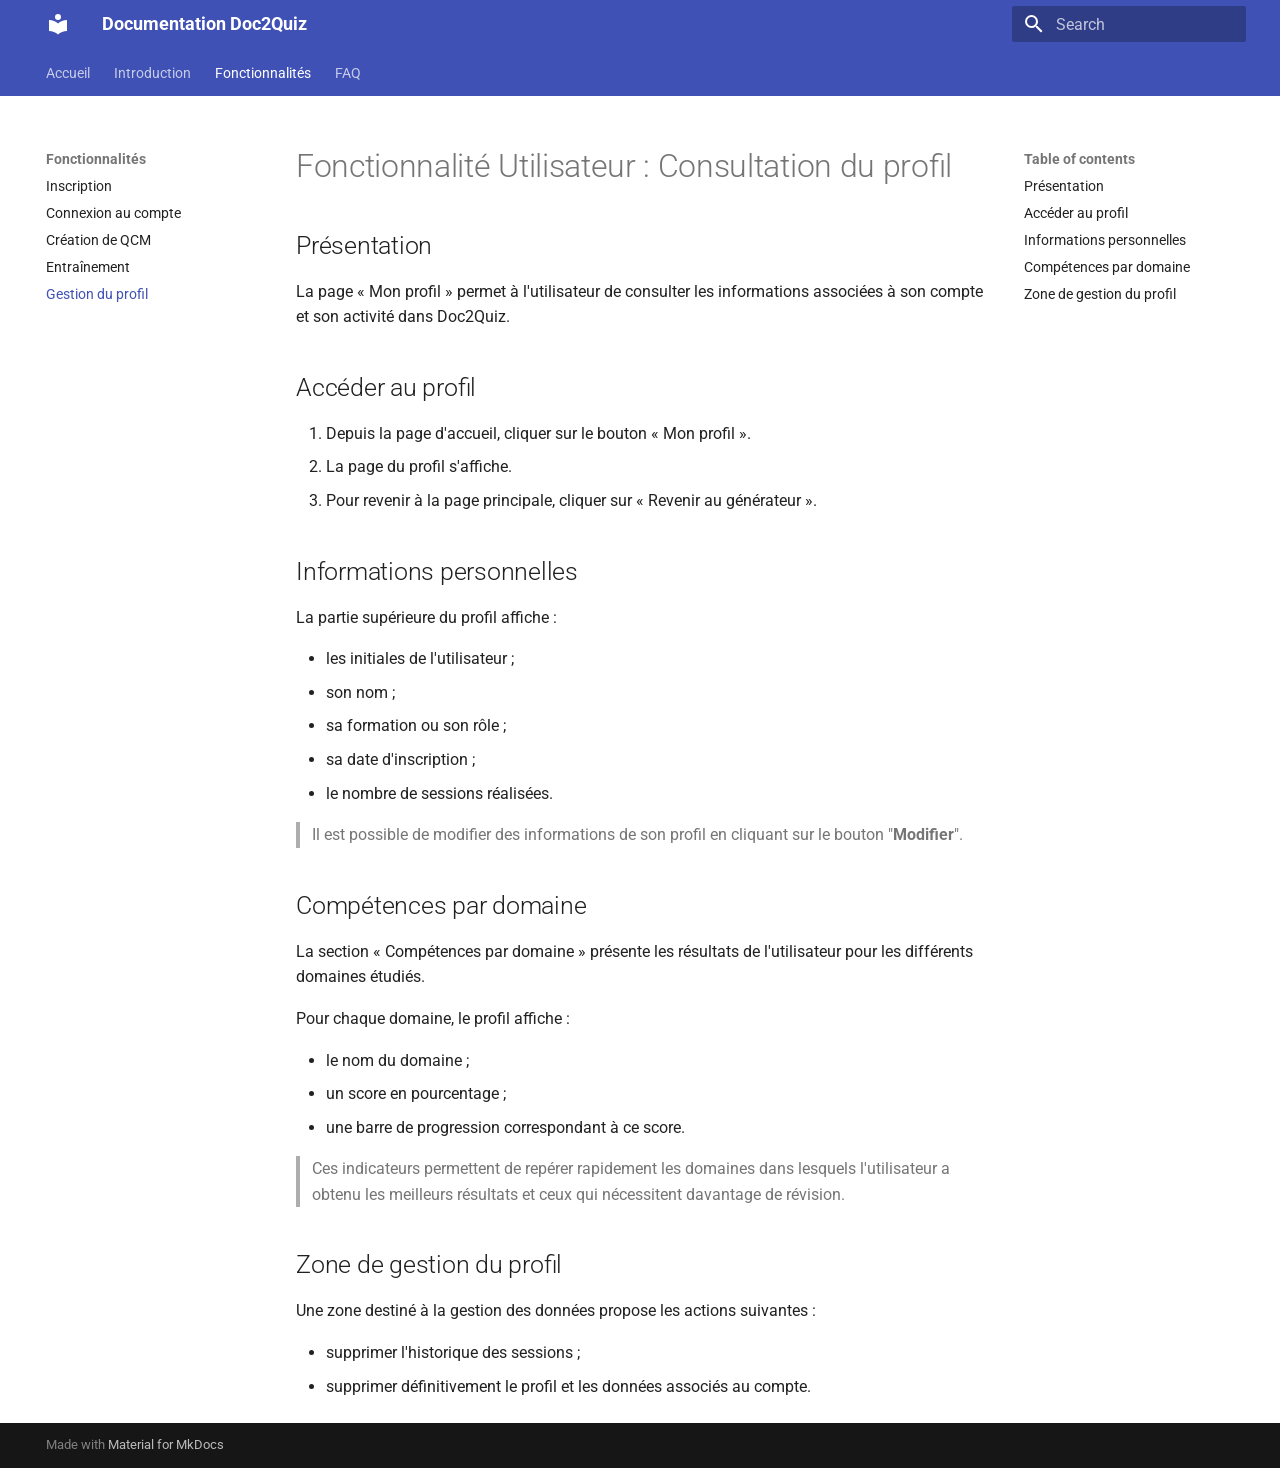
<file: fonctionnalites/04-profil/index.html>
<!doctype html>
<html lang="en" class="no-js">
  <head>
    
      <meta charset="utf-8">
      <meta name="viewport" content="width=device-width,initial-scale=1">
      
        <meta name="description" content="Documentation utilisateur complète">
      
      
      
        <link rel="canonical" href="https://armandddev.github.io/11_Doc2Quiz/fonctionnalites/04-profil/">
      
      
        <link rel="prev" href="../03-entrainement/">
      
      
        <link rel="next" href="../../faq/">
      
      
        
      
      
      <link rel="icon" href="../../assets/images/favicon.png">
      <meta name="generator" content="mkdocs-1.6.1, mkdocs-material-9.8.2">
    
    
      
        <title>Gestion du profil - Documentation Doc2Quiz</title>
      
    
    
      <link rel="stylesheet" href="../../assets/stylesheets/main.57a0d79d.min.css">
      
        
        <link rel="stylesheet" href="../../assets/stylesheets/palette.fb2fffe2.min.css">
      
      


    
    
      
    
    
      
        
        
        <link rel="preconnect" href="https://fonts.gstatic.com" crossorigin>
        <link rel="stylesheet" href="https://fonts.googleapis.com/css?family=Roboto:300,300i,400,400i,700,700i%7CRoboto+Mono:400,400i,700,700i&display=fallback">
        <style>:root{--md-text-font:"Roboto";--md-code-font:"Roboto Mono"}</style>
      
    
    
    <script>__md_scope=new URL("../..",location),__md_hash=e=>[...e].reduce(((e,_)=>(e<<5)-e+_.charCodeAt(0)),0),__md_get=(e,_=localStorage,t=__md_scope)=>JSON.parse(_.getItem(t.pathname+"."+e)),__md_set=(e,_,t=localStorage,a=__md_scope)=>{try{t.setItem(a.pathname+"."+e,JSON.stringify(_))}catch(e){}}</script>
    
      

    
    
  </head>
  
  
    
    
    
    
    
    <body dir="ltr" data-md-color-scheme="default" data-md-color-primary="indigo" data-md-color-accent="indigo">
  
    
    <input class="md-toggle" data-md-toggle="drawer" type="checkbox" id="__drawer" autocomplete="off">
    <input class="md-toggle" data-md-toggle="search" type="checkbox" id="__search" autocomplete="off">
    <label class="md-overlay" for="__drawer"></label>
    <div data-md-component="skip">
      
        
        <a href="#fonctionnalite-utilisateur-consultation-du-profil" class="md-skip">
          Skip to content
        </a>
      
    </div>
    <div data-md-component="announce">
      
    </div>
    
    
      

<header class="md-header" data-md-component="header">
  <nav class="md-header__inner md-grid" aria-label="Header">
    <a href="../.." title="Documentation Doc2Quiz" class="md-header__button md-logo" aria-label="Documentation Doc2Quiz" data-md-component="logo">
      
  
  <svg xmlns="http://www.w3.org/2000/svg" viewBox="0 0 24 24"><path d="M12 8a3 3 0 0 0 3-3 3 3 0 0 0-3-3 3 3 0 0 0-3 3 3 3 0 0 0 3 3m0 3.54C9.64 9.35 6.5 8 3 8v11c3.5 0 6.64 1.35 9 3.54 2.36-2.19 5.5-3.54 9-3.54V8c-3.5 0-6.64 1.35-9 3.54"/></svg>

    </a>
    <label class="md-header__button md-icon" for="__drawer">
      
      <svg xmlns="http://www.w3.org/2000/svg" viewBox="0 0 24 24"><path d="M3 6h18v2H3zm0 5h18v2H3zm0 5h18v2H3z"/></svg>
    </label>
    <div class="md-header__title" data-md-component="header-title">
      <div class="md-header__ellipsis">
        <div class="md-header__topic">
          <span class="md-ellipsis">
            Documentation Doc2Quiz
          </span>
        </div>
        <div class="md-header__topic" data-md-component="header-topic">
          <span class="md-ellipsis">
            
              Gestion du profil
            
          </span>
        </div>
      </div>
    </div>
    
      
    
    
    
    
      
      
        <label class="md-header__button md-icon" for="__search">
          
          <svg xmlns="http://www.w3.org/2000/svg" viewBox="0 0 24 24"><path d="M9.5 3A6.5 6.5 0 0 1 16 9.5c0 1.61-.59 3.09-1.56 4.23l.27.27h.79l5 5-1.5 1.5-5-5v-.79l-.27-.27A6.52 6.52 0 0 1 9.5 16 6.5 6.5 0 0 1 3 9.5 6.5 6.5 0 0 1 9.5 3m0 2C7 5 5 7 5 9.5S7 14 9.5 14 14 12 14 9.5 12 5 9.5 5"/></svg>
        </label>
        <div class="md-search" data-md-component="search" role="dialog">
  <label class="md-search__overlay" for="__search"></label>
  <div class="md-search__inner" role="search">
    <form class="md-search__form" name="search">
      <input type="text" class="md-search__input" name="query" aria-label="Search" placeholder="Search" autocapitalize="off" autocorrect="off" autocomplete="off" spellcheck="false" data-md-component="search-query" required>
      <label class="md-search__icon md-icon" for="__search">
        
        <svg xmlns="http://www.w3.org/2000/svg" viewBox="0 0 24 24"><path d="M9.5 3A6.5 6.5 0 0 1 16 9.5c0 1.61-.59 3.09-1.56 4.23l.27.27h.79l5 5-1.5 1.5-5-5v-.79l-.27-.27A6.52 6.52 0 0 1 9.5 16 6.5 6.5 0 0 1 3 9.5 6.5 6.5 0 0 1 9.5 3m0 2C7 5 5 7 5 9.5S7 14 9.5 14 14 12 14 9.5 12 5 9.5 5"/></svg>
        
        <svg xmlns="http://www.w3.org/2000/svg" viewBox="0 0 24 24"><path d="M20 11v2H8l5.5 5.5-1.42 1.42L4.16 12l7.92-7.92L13.5 5.5 8 11z"/></svg>
      </label>
      <nav class="md-search__options" aria-label="Search">
        
        <button type="reset" class="md-search__icon md-icon" title="Clear" aria-label="Clear" tabindex="-1">
          
          <svg xmlns="http://www.w3.org/2000/svg" viewBox="0 0 24 24"><path d="M19 6.41 17.59 5 12 10.59 6.41 5 5 6.41 10.59 12 5 17.59 6.41 19 12 13.41 17.59 19 19 17.59 13.41 12z"/></svg>
        </button>
      </nav>
      
    </form>
    <div class="md-search__output">
      <div class="md-search__scrollwrap" tabindex="0" data-md-scrollfix>
        <div class="md-search-result" data-md-component="search-result">
          <div class="md-search-result__meta">
            Initializing search
          </div>
          <ol class="md-search-result__list" role="presentation"></ol>
        </div>
      </div>
    </div>
  </div>
</div>
      
    
    
  </nav>
  
</header>
    
    <div class="md-container" data-md-component="container">
      
      
        
          
            
<nav class="md-tabs" aria-label="Tabs" data-md-component="tabs">
  <div class="md-grid">
    <ul class="md-tabs__list">
      
        
  
  
  
  
    <li class="md-tabs__item">
      <a href="../.." class="md-tabs__link">
        
  
  
    
  
  Accueil

      </a>
    </li>
  

      
        
  
  
  
  
    <li class="md-tabs__item">
      <a href="../../introduction/" class="md-tabs__link">
        
  
  
    
  
  Introduction

      </a>
    </li>
  

      
        
  
  
  
    
  
  
    
    
      <li class="md-tabs__item md-tabs__item--active">
        <a href="../00-inscription/" class="md-tabs__link">
          
  
  
  Fonctionnalités

        </a>
      </li>
    
  

      
        
  
  
  
  
    <li class="md-tabs__item">
      <a href="../../faq/" class="md-tabs__link">
        
  
  
    
  
  FAQ

      </a>
    </li>
  

      
    </ul>
  </div>
</nav>
          
        
      
      <main class="md-main" data-md-component="main">
        <div class="md-main__inner md-grid">
          
            
              
              <div class="md-sidebar md-sidebar--primary" data-md-component="sidebar" data-md-type="navigation" >
                <div class="md-sidebar__scrollwrap">
                  <div class="md-sidebar__inner">
                    


  


<nav class="md-nav md-nav--primary md-nav--lifted" aria-label="Navigation" data-md-level="0">
  <label class="md-nav__title" for="__drawer">
    <a href="../.." title="Documentation Doc2Quiz" class="md-nav__button md-logo" aria-label="Documentation Doc2Quiz" data-md-component="logo">
      
  
  <svg xmlns="http://www.w3.org/2000/svg" viewBox="0 0 24 24"><path d="M12 8a3 3 0 0 0 3-3 3 3 0 0 0-3-3 3 3 0 0 0-3 3 3 3 0 0 0 3 3m0 3.54C9.64 9.35 6.5 8 3 8v11c3.5 0 6.64 1.35 9 3.54 2.36-2.19 5.5-3.54 9-3.54V8c-3.5 0-6.64 1.35-9 3.54"/></svg>

    </a>
    Documentation Doc2Quiz
  </label>
  
  <ul class="md-nav__list" data-md-scrollfix>
    
      
      
  
  
  
  
    <li class="md-nav__item">
      <a href="../.." class="md-nav__link">
        
  
  
  <span class="md-ellipsis">
    
  
    Accueil
  

    
  </span>
  
  

      </a>
    </li>
  

    
      
      
  
  
  
  
    <li class="md-nav__item">
      <a href="../../introduction/" class="md-nav__link">
        
  
  
  <span class="md-ellipsis">
    
  
    Introduction
  

    
  </span>
  
  

      </a>
    </li>
  

    
      
      
  
  
    
  
  
  
    
    
    
    
      
        
        
      
      
        
      
    
    
    <li class="md-nav__item md-nav__item--active md-nav__item--section md-nav__item--nested">
      
        
        
        <input class="md-nav__toggle md-toggle " type="checkbox" id="__nav_3" checked>
        
          
          <label class="md-nav__link" for="__nav_3" id="__nav_3_label" tabindex="">
            
  
  
  <span class="md-ellipsis">
    
  
    Fonctionnalités
  

    
  </span>
  
  

            <span class="md-nav__icon md-icon"></span>
          </label>
        
        <nav class="md-nav" data-md-level="1" aria-labelledby="__nav_3_label" aria-expanded="true">
          <label class="md-nav__title" for="__nav_3">
            <span class="md-nav__icon md-icon"></span>
            
  
    Fonctionnalités
  

          </label>
          <ul class="md-nav__list" data-md-scrollfix>
            
              
                
  
  
  
  
    <li class="md-nav__item">
      <a href="../00-inscription/" class="md-nav__link">
        
  
  
  <span class="md-ellipsis">
    
  
    Inscription
  

    
  </span>
  
  

      </a>
    </li>
  

              
            
              
                
  
  
  
  
    <li class="md-nav__item">
      <a href="../01-connexion_compte/" class="md-nav__link">
        
  
  
  <span class="md-ellipsis">
    
  
    Connexion au compte
  

    
  </span>
  
  

      </a>
    </li>
  

              
            
              
                
  
  
  
  
    <li class="md-nav__item">
      <a href="../02-creation-qcm/" class="md-nav__link">
        
  
  
  <span class="md-ellipsis">
    
  
    Création de QCM
  

    
  </span>
  
  

      </a>
    </li>
  

              
            
              
                
  
  
  
  
    <li class="md-nav__item">
      <a href="../03-entrainement/" class="md-nav__link">
        
  
  
  <span class="md-ellipsis">
    
  
    Entraînement
  

    
  </span>
  
  

      </a>
    </li>
  

              
            
              
                
  
  
    
  
  
  
    <li class="md-nav__item md-nav__item--active">
      
      <input class="md-nav__toggle md-toggle" type="checkbox" id="__toc">
      
      
        
      
      
        <label class="md-nav__link md-nav__link--active" for="__toc">
          
  
  
  <span class="md-ellipsis">
    
  
    Gestion du profil
  

    
  </span>
  
  

          <span class="md-nav__icon md-icon"></span>
        </label>
      
      <a href="./" class="md-nav__link md-nav__link--active">
        
  
  
  <span class="md-ellipsis">
    
  
    Gestion du profil
  

    
  </span>
  
  

      </a>
      
        

<nav class="md-nav md-nav--secondary" aria-label="Table of contents">
  
  
  
    
  
  
    <label class="md-nav__title" for="__toc">
      <span class="md-nav__icon md-icon"></span>
      Table of contents
    </label>
    <ul class="md-nav__list" data-md-component="toc" data-md-scrollfix>
      
        <li class="md-nav__item">
  <a href="#presentation" class="md-nav__link">
    <span class="md-ellipsis">
      
        Présentation
      
    </span>
  </a>
  
</li>
      
        <li class="md-nav__item">
  <a href="#acceder-au-profil" class="md-nav__link">
    <span class="md-ellipsis">
      
        Accéder au profil
      
    </span>
  </a>
  
</li>
      
        <li class="md-nav__item">
  <a href="#informations-personnelles" class="md-nav__link">
    <span class="md-ellipsis">
      
        Informations personnelles
      
    </span>
  </a>
  
</li>
      
        <li class="md-nav__item">
  <a href="#competences-par-domaine" class="md-nav__link">
    <span class="md-ellipsis">
      
        Compétences par domaine
      
    </span>
  </a>
  
</li>
      
        <li class="md-nav__item">
  <a href="#zone-de-gestion-du-profil" class="md-nav__link">
    <span class="md-ellipsis">
      
        Zone de gestion du profil
      
    </span>
  </a>
  
</li>
      
    </ul>
  
</nav>
      
    </li>
  

              
            
          </ul>
        </nav>
      
    </li>
  

    
      
      
  
  
  
  
    <li class="md-nav__item">
      <a href="../../faq/" class="md-nav__link">
        
  
  
  <span class="md-ellipsis">
    
  
    FAQ
  

    
  </span>
  
  

      </a>
    </li>
  

    
  </ul>
</nav>
                  </div>
                </div>
              </div>
            
            
              
              <div class="md-sidebar md-sidebar--secondary" data-md-component="sidebar" data-md-type="toc" >
                <div class="md-sidebar__scrollwrap">
                  <div class="md-sidebar__inner">
                    

<nav class="md-nav md-nav--secondary" aria-label="Table of contents">
  
  
  
    
  
  
    <label class="md-nav__title" for="__toc">
      <span class="md-nav__icon md-icon"></span>
      Table of contents
    </label>
    <ul class="md-nav__list" data-md-component="toc" data-md-scrollfix>
      
        <li class="md-nav__item">
  <a href="#presentation" class="md-nav__link">
    <span class="md-ellipsis">
      
        Présentation
      
    </span>
  </a>
  
</li>
      
        <li class="md-nav__item">
  <a href="#acceder-au-profil" class="md-nav__link">
    <span class="md-ellipsis">
      
        Accéder au profil
      
    </span>
  </a>
  
</li>
      
        <li class="md-nav__item">
  <a href="#informations-personnelles" class="md-nav__link">
    <span class="md-ellipsis">
      
        Informations personnelles
      
    </span>
  </a>
  
</li>
      
        <li class="md-nav__item">
  <a href="#competences-par-domaine" class="md-nav__link">
    <span class="md-ellipsis">
      
        Compétences par domaine
      
    </span>
  </a>
  
</li>
      
        <li class="md-nav__item">
  <a href="#zone-de-gestion-du-profil" class="md-nav__link">
    <span class="md-ellipsis">
      
        Zone de gestion du profil
      
    </span>
  </a>
  
</li>
      
    </ul>
  
</nav>
                  </div>
                </div>
              </div>
            
          
          
            <div class="md-content" data-md-component="content">
              
              <article class="md-content__inner md-typeset">
                
                  



<h1 id="fonctionnalite-utilisateur-consultation-du-profil">Fonctionnalité Utilisateur : Consultation du profil</h1>
<h2 id="presentation">Présentation</h2>
<p>La page « Mon profil » permet à l'utilisateur de consulter les informations associées à son compte et son activité dans Doc2Quiz.</p>
<h2 id="acceder-au-profil">Accéder au profil</h2>
<ol>
<li>Depuis la page d'accueil, cliquer sur le bouton « Mon profil ».</li>
<li>La page du profil s'affiche.</li>
<li>Pour revenir à la page principale, cliquer sur « Revenir au générateur ».</li>
</ol>
<h2 id="informations-personnelles">Informations personnelles</h2>
<p>La partie supérieure du profil affiche :</p>
<ul>
<li>les initiales de l'utilisateur ;</li>
<li>son nom ;</li>
<li>sa formation ou son rôle ;</li>
<li>sa date d'inscription ;</li>
<li>le nombre de sessions réalisées.</li>
</ul>
<blockquote>
<p>Il est possible de modifier des informations de son profil en cliquant sur le bouton "<strong>Modifier</strong>".</p>
</blockquote>
<h2 id="competences-par-domaine">Compétences par domaine</h2>
<p>La section « Compétences par domaine » présente les résultats de l'utilisateur pour les différents domaines étudiés.</p>
<p>Pour chaque domaine, le profil affiche :</p>
<ul>
<li>le nom du domaine ;</li>
<li>un score en pourcentage ;</li>
<li>une barre de progression correspondant à ce score.</li>
</ul>
<blockquote>
<p>Ces indicateurs permettent de repérer rapidement les domaines dans lesquels l'utilisateur a obtenu les meilleurs résultats et ceux qui nécessitent davantage de révision.</p>
</blockquote>
<h2 id="zone-de-gestion-du-profil">Zone de gestion du profil</h2>
<p>Une zone destiné à la gestion des données propose les actions suivantes :</p>
<ul>
<li>supprimer l'historique des sessions ;</li>
<li>supprimer définitivement le profil et les données associés au compte.</li>
</ul>












                
              </article>
            </div>
          
          
<script>var target=document.getElementById(location.hash.slice(1));target&&target.name&&(target.checked=target.name.startsWith("__tabbed_"))</script>
        </div>
        
      </main>
      
        <footer class="md-footer">
  
  <div class="md-footer-meta md-typeset">
    <div class="md-footer-meta__inner md-grid">
      <div class="md-copyright">
  
  
    Made with
    <a href="https://squidfunk.github.io/mkdocs-material/" target="_blank" rel="noopener">
      Material for MkDocs
    </a>
  
</div>
      
    </div>
  </div>
</footer>
      
    </div>
    <div class="md-dialog" data-md-component="dialog">
      <div class="md-dialog__inner md-typeset"></div>
    </div>
    
    
    
      
      
      <script id="__config" type="application/json">{"annotate": null, "base": "../..", "features": ["navigation.tabs", "navigation.sections"], "search": "../../assets/javascripts/workers/search.a7633da7.min.js", "tags": null, "translations": {"clipboard.copied": "Copied to clipboard", "clipboard.copy": "Copy to clipboard", "search.result.more.one": "1 more on this page", "search.result.more.other": "# more on this page", "search.result.none": "No matching documents", "search.result.one": "1 matching document", "search.result.other": "# matching documents", "search.result.placeholder": "Type to start searching", "search.result.term.missing": "Missing", "select.version": "Select version"}, "version": null}</script>
    
    
      <script src="../../assets/javascripts/bundle.a5f9d56c.min.js"></script>
      
    
  </body>
</html>
</file>
<file: assets/stylesheets/main.57a0d79d.min.css>
@charset "UTF-8";html{box-sizing:border-box;-webkit-text-size-adjust:none;-moz-text-size-adjust:none;text-size-adjust:none}*,:after,:before{box-sizing:inherit}@media(prefers-reduced-motion){*,:after,:before{transition:none!important}}body{margin:0;-webkit-font-smoothing:antialiased;-moz-osx-font-smoothing:grayscale;--md-text-font-family:var(--md-text-font, _),
    -apple-system, BlinkMacSystemFont, Helvetica, Arial, sans-serif;--md-code-font-family:var(--md-code-font, _),
    SFMono-Regular, Consolas, Menlo, monospace}.md-typeset code:not(.focus-visible),a,button,input,label{-webkit-tap-highlight-color:transparent}a{color:inherit;text-decoration:none}hr{box-sizing:initial;display:block;height:.05rem;padding:0;overflow:visible;border:0}small{font-size:80%}sub,sup{line-height:1em}img{border-style:none}table{border-spacing:0;border-collapse:initial}td,th{font-weight:400;vertical-align:top}button{padding:0;margin:0;font-family:inherit;font-size:inherit;background:#0000;border:0}input{border:0;outline:none}:root{--md-primary-fg-color:#4051b5;--md-primary-fg-color--light:#5d6cc0;--md-primary-fg-color--dark:#303fa1;--md-primary-bg-color:#fff;--md-primary-bg-color--light:#ffffffb3;--md-accent-fg-color:#526cfe;--md-accent-fg-color--transparent:#526cfe1a;--md-accent-bg-color:#fff;--md-accent-bg-color--light:#ffffffb3;--md-typeset-table-sort-icon:url("data:image/svg+xml;charset=utf-8,<svg xmlns='http://www.w3.org/2000/svg' viewBox='0 0 24 24'><path d='m18 21-4-4h3V7h-3l4-4 4 4h-3v10h3M2 19v-2h10v2M2 13v-2h7v2M2 7V5h4v2z'/></svg>");--md-typeset-table-sort-icon--asc:url("data:image/svg+xml;charset=utf-8,<svg xmlns='http://www.w3.org/2000/svg' viewBox='0 0 24 24'><path d='M19 17h3l-4 4-4-4h3V3h2M2 17h10v2H2M6 5v2H2V5m0 6h7v2H2z'/></svg>");--md-typeset-table-sort-icon--desc:url("data:image/svg+xml;charset=utf-8,<svg xmlns='http://www.w3.org/2000/svg' viewBox='0 0 24 24'><path d='M19 7h3l-4-4-4 4h3v14h2M2 17h10v2H2M6 5v2H2V5m0 6h7v2H2z'/></svg>")}[data-md-color-scheme=default]{color-scheme:light}[data-md-color-scheme=default] img[src$="#gh-dark-mode-only"],[data-md-color-scheme=default] img[src$="#only-dark"]{display:none}:root,[data-md-color-scheme=default]{--md-hue:225deg;--md-default-fg-color:#000000de;--md-default-fg-color--light:#0000008a;--md-default-fg-color--lighter:#00000052;--md-default-fg-color--lightest:#00000012;--md-default-bg-color:#fff;--md-default-bg-color--light:#ffffffb3;--md-default-bg-color--lighter:#ffffff4d;--md-default-bg-color--lightest:#ffffff1f;--md-code-fg-color:#36464e;--md-code-bg-color:#f5f5f5;--md-code-bg-color--light:#f5f5f5b3;--md-code-bg-color--lighter:#f5f5f54d;--md-code-hl-color:#4287ff;--md-code-hl-color--light:#4287ff1a;--md-code-hl-number-color:#d52a2a;--md-code-hl-special-color:#db1457;--md-code-hl-function-color:#a846b9;--md-code-hl-constant-color:#6e59d9;--md-code-hl-keyword-color:#3f6ec6;--md-code-hl-string-color:#1c7d4d;--md-code-hl-name-color:var(--md-code-fg-color);--md-code-hl-operator-color:var(--md-default-fg-color--light);--md-code-hl-punctuation-color:var(--md-default-fg-color--light);--md-code-hl-comment-color:var(--md-default-fg-color--light);--md-code-hl-generic-color:var(--md-default-fg-color--light);--md-code-hl-variable-color:var(--md-default-fg-color--light);--md-typeset-color:var(--md-default-fg-color);--md-typeset-a-color:var(--md-primary-fg-color);--md-typeset-del-color:#f5503d26;--md-typeset-ins-color:#0bd57026;--md-typeset-kbd-color:#fafafa;--md-typeset-kbd-accent-color:#fff;--md-typeset-kbd-border-color:#b8b8b8;--md-typeset-mark-color:#ffff0080;--md-typeset-table-color:#0000001f;--md-typeset-table-color--light:#00000009;--md-admonition-fg-color:var(--md-default-fg-color);--md-admonition-bg-color:var(--md-default-bg-color);--md-warning-fg-color:#000000de;--md-warning-bg-color:#ff9;--md-footer-fg-color:#fff;--md-footer-fg-color--light:#ffffffb3;--md-footer-fg-color--lighter:#ffffff73;--md-footer-bg-color:#000000de;--md-footer-bg-color--dark:#00000052;--md-shadow-z1:0 0.2rem 0.5rem #0000000d,
    0 0 0.05rem #0000001a;--md-shadow-z2:0 0.2rem 0.5rem #0000001a,
    0 0 0.05rem #00000040;--md-shadow-z3:0 0.2rem 0.5rem #0003,
    0 0 0.05rem #00000059}.md-icon svg{display:block;width:1.2rem;height:1.2rem;fill:currentcolor}aside,body,input{font-family:var(--md-text-font-family);font-feature-settings:"kern","liga";color:var(--md-typeset-color)}code,kbd,pre{font-family:var(--md-code-font-family);font-feature-settings:"kern"}.md-typeset{font-size:.8rem;line-height:1.6;overflow-wrap:break-word;-webkit-print-color-adjust:exact;color-adjust:exact}@media print{.md-typeset{font-size:.68rem}.md-typeset code,.md-typeset kbd,.md-typeset pre{white-space:pre-wrap}}.md-typeset blockquote,.md-typeset dl,.md-typeset figure,.md-typeset ol,.md-typeset pre,.md-typeset ul{margin-top:1em;margin-bottom:1em}.md-typeset h1{margin:0 0 1.25em;font-size:2em;line-height:1.3;color:var(--md-default-fg-color--light)}.md-typeset h1,.md-typeset h2{font-weight:300;letter-spacing:-.01em}.md-typeset h2{margin:1.6em 0 .64em;font-size:1.5625em;line-height:1.4}.md-typeset h3{margin:1.6em 0 .8em;font-size:1.25em;font-weight:400;line-height:1.5;letter-spacing:-.01em}.md-typeset h2+h3{margin-top:.8em}.md-typeset h4{margin:1em 0;font-weight:700;letter-spacing:-.01em}.md-typeset h5,.md-typeset h6{margin:1.25em 0;font-size:.8em;font-weight:700;color:var(--md-default-fg-color--light);letter-spacing:-.01em}.md-typeset h5{text-transform:uppercase}.md-typeset h5 code{text-transform:none}.md-typeset hr{display:flow-root;margin:1.5em 0;border-bottom:.05rem solid var(--md-default-fg-color--lightest)}.md-typeset a{color:var(--md-typeset-a-color);word-break:break-word}.md-typeset a,.md-typeset a:before{transition:color 125ms}.md-typeset a:focus,.md-typeset a:hover{color:var(--md-accent-fg-color)}.md-typeset a:focus code,.md-typeset a:hover code{color:var(--md-accent-fg-color);background-color:var(--md-accent-fg-color--transparent)}.md-typeset a code{color:var(--md-typeset-a-color)}.md-typeset a.focus-visible{outline-color:var(--md-accent-fg-color);outline-offset:.2rem}.md-typeset code,.md-typeset kbd,.md-typeset pre{font-variant-ligatures:none;color:var(--md-code-fg-color);direction:ltr;transition:background-color 125ms}.md-typeset code{padding:0 .2941176471em;font-size:.85em;word-break:break-word;background-color:var(--md-code-bg-color);border-radius:.1rem;-webkit-box-decoration-break:clone;box-decoration-break:clone;transition:color 125ms,background-color 125ms}.md-typeset code:not(.focus-visible){outline:none}.md-typeset pre{position:relative;display:flow-root;line-height:1.4}.md-typeset pre>code{display:block;padding:.7720588235em 1.1764705882em;margin:0;overflow:auto;word-break:normal;touch-action:auto;scrollbar-color:var(--md-default-fg-color--lighter) #0000;scrollbar-width:thin;outline-color:var(--md-accent-fg-color);box-shadow:none;-webkit-box-decoration-break:slice;box-decoration-break:slice}.md-typeset pre>code:hover{scrollbar-color:var(--md-accent-fg-color) #0000}.md-typeset pre>code::-webkit-scrollbar{width:.2rem;height:.2rem}.md-typeset pre>code::-webkit-scrollbar-thumb{background-color:var(--md-default-fg-color--lighter)}.md-typeset pre>code::-webkit-scrollbar-thumb:hover{background-color:var(--md-accent-fg-color)}.md-typeset kbd{display:inline-block;padding:0 .6666666667em;font-size:.75em;color:var(--md-default-fg-color);word-break:break-word;vertical-align:text-top;background-color:var(--md-typeset-kbd-color);border-radius:.1rem;box-shadow:0 .1rem 0 .05rem var(--md-typeset-kbd-border-color),0 .1rem 0 var(--md-typeset-kbd-border-color),0 -.1rem .2rem var(--md-typeset-kbd-accent-color) inset}.md-typeset mark{color:inherit;word-break:break-word;background-color:var(--md-typeset-mark-color);-webkit-box-decoration-break:clone;box-decoration-break:clone}.md-typeset abbr{text-decoration:none;cursor:help}.md-typeset [data-preview],.md-typeset abbr{border-bottom:.05rem dotted var(--md-default-fg-color--light)}.md-typeset small{opacity:.75}[dir=ltr] .md-typeset sub,[dir=ltr] .md-typeset sup{margin-left:.078125em}[dir=rtl] .md-typeset sub,[dir=rtl] .md-typeset sup{margin-right:.078125em}[dir=ltr] .md-typeset blockquote{padding-left:.6rem;border-left:.2rem solid var(--md-default-fg-color--lighter)}[dir=rtl] .md-typeset blockquote{padding-right:.6rem;border-right:.2rem solid var(--md-default-fg-color--lighter)}.md-typeset blockquote{margin-left:0;margin-right:0;color:var(--md-default-fg-color--light)}.md-typeset ul{list-style-type:disc}.md-typeset ul[type]{list-style-type:revert-layer}[dir=ltr] .md-typeset ol,[dir=ltr] .md-typeset ol li ol,[dir=ltr] .md-typeset ol li ul,[dir=ltr] .md-typeset ul,[dir=ltr] .md-typeset ul li ol,[dir=ltr] .md-typeset ul li ul{margin-left:.625em}[dir=rtl] .md-typeset ol,[dir=rtl] .md-typeset ol li ol,[dir=rtl] .md-typeset ol li ul,[dir=rtl] .md-typeset ul,[dir=rtl] .md-typeset ul li ol,[dir=rtl] .md-typeset ul li ul{margin-right:.625em}.md-typeset ol,.md-typeset ul{padding:0}.md-typeset ol:not([hidden]),.md-typeset ul:not([hidden]){display:flow-root}.md-typeset ol ol,.md-typeset ul ol{list-style-type:lower-alpha}.md-typeset ol ol ol,.md-typeset ul ol ol{list-style-type:lower-roman}.md-typeset ol ol ol ol,.md-typeset ul ol ol ol{list-style-type:upper-alpha}.md-typeset ol ol ol ol ol,.md-typeset ul ol ol ol ol{list-style-type:upper-roman}.md-typeset ol[type],.md-typeset ul[type]{list-style-type:revert-layer}[dir=ltr] .md-typeset ol li,[dir=ltr] .md-typeset ul li{margin-left:1.25em}[dir=rtl] .md-typeset ol li,[dir=rtl] .md-typeset ul li{margin-right:1.25em}.md-typeset ol li,.md-typeset ul li{margin-bottom:.5em}.md-typeset ol li blockquote,.md-typeset ol li p,.md-typeset ul li blockquote,.md-typeset ul li p{margin:.5em 0}.md-typeset ol li:last-child,.md-typeset ul li:last-child{margin-bottom:0}.md-typeset ol li ol,.md-typeset ol li ul,.md-typeset ul li ol,.md-typeset ul li ul{margin-top:.5em;margin-bottom:.5em}[dir=ltr] .md-typeset dd{margin-left:1.875em}[dir=rtl] .md-typeset dd{margin-right:1.875em}.md-typeset dd{margin-top:1em;margin-bottom:1.5em}.md-typeset img,.md-typeset svg,.md-typeset video{max-width:100%;height:auto}.md-typeset img[align=left]{margin:1em 1em 1em 0}.md-typeset img[align=right]{margin:1em 0 1em 1em}.md-typeset img[align]:only-child{margin-top:0}.md-typeset figure{display:flow-root;width:fit-content;max-width:100%;margin:1em auto;text-align:center}.md-typeset figure img{display:block;margin:0 auto}.md-typeset figcaption{max-width:24rem;margin:1em auto;font-style:italic}.md-typeset iframe{max-width:100%}.md-typeset table:not([class]){display:inline-block;max-width:100%;overflow:auto;font-size:.64rem;touch-action:auto;background-color:var(--md-default-bg-color);border:.05rem solid var(--md-typeset-table-color);border-radius:.1rem}@media print{.md-typeset table:not([class]){display:table}}.md-typeset table:not([class])+*{margin-top:1.5em}.md-typeset table:not([class]) td>:first-child,.md-typeset table:not([class]) th>:first-child{margin-top:0}.md-typeset table:not([class]) td>:last-child,.md-typeset table:not([class]) th>:last-child{margin-bottom:0}.md-typeset table:not([class]) td:not([align]),.md-typeset table:not([class]) th:not([align]){text-align:left}[dir=rtl] .md-typeset table:not([class]) td:not([align]),[dir=rtl] .md-typeset table:not([class]) th:not([align]){text-align:right}.md-typeset table:not([class]) th{min-width:5rem;padding:.9375em 1.25em;font-weight:700;vertical-align:top}.md-typeset table:not([class]) td{padding:.9375em 1.25em;vertical-align:top;border-top:.05rem solid var(--md-typeset-table-color)}.md-typeset table:not([class]) tbody tr{transition:background-color 125ms}.md-typeset table:not([class]) tbody tr:hover{background-color:var(--md-typeset-table-color--light);box-shadow:0 .05rem 0 var(--md-default-bg-color) inset}.md-typeset table:not([class]) a{word-break:normal}.md-typeset table th[role=columnheader]{cursor:pointer}[dir=ltr] .md-typeset table th[role=columnheader]:after{margin-left:.5em}[dir=rtl] .md-typeset table th[role=columnheader]:after{margin-right:.5em}.md-typeset table th[role=columnheader]:after{display:inline-block;width:1.2em;height:1.2em;vertical-align:text-bottom;content:"";-webkit-mask-image:var(--md-typeset-table-sort-icon);mask-image:var(--md-typeset-table-sort-icon);-webkit-mask-repeat:no-repeat;mask-repeat:no-repeat;-webkit-mask-size:contain;mask-size:contain;transition:background-color 125ms}.md-typeset table th[role=columnheader]:hover:after{background-color:var(--md-default-fg-color--lighter)}.md-typeset table th[role=columnheader][aria-sort=ascending]:after{background-color:var(--md-default-fg-color--light);-webkit-mask-image:var(--md-typeset-table-sort-icon--asc);mask-image:var(--md-typeset-table-sort-icon--asc)}.md-typeset table th[role=columnheader][aria-sort=descending]:after{background-color:var(--md-default-fg-color--light);-webkit-mask-image:var(--md-typeset-table-sort-icon--desc);mask-image:var(--md-typeset-table-sort-icon--desc)}.md-typeset__scrollwrap{margin:1em -.8rem;overflow-x:auto;touch-action:auto}.md-typeset__table{display:inline-block;padding:0 .8rem;margin-bottom:.5em}@media print{.md-typeset__table{display:block}}html .md-typeset__table table{display:table;width:100%;margin:0;overflow:hidden}@media screen and (max-width:44.984375em){.md-content__inner>pre{margin:1em -.8rem}.md-content__inner>pre code{border-radius:0}}.md-typeset .md-author{position:relative;display:block;flex-shrink:0;width:1.6rem;height:1.6rem;overflow:hidden;border-radius:100%;transition:color 125ms,transform 125ms}.md-typeset .md-author img{display:block}.md-typeset .md-author--more{font-size:.6rem;font-weight:700;line-height:1.6rem;color:var(--md-default-fg-color--lighter);text-align:center;background:var(--md-default-fg-color--lightest)}.md-typeset .md-author--long{width:2.4rem;height:2.4rem}.md-typeset a.md-author{transform:scale(1)}.md-typeset a.md-author img{filter:grayscale(100%) opacity(75%);border-radius:100%;transition:filter 125ms}.md-typeset a.md-author:focus,.md-typeset a.md-author:hover{z-index:1;transform:scale(1.1)}.md-typeset a.md-author:focus img,.md-typeset a.md-author:hover img{filter:grayscale(0)}.md-banner{overflow:auto;color:var(--md-footer-fg-color);background-color:var(--md-footer-bg-color)}@media print{.md-banner{display:none}}.md-banner--warning{color:var(--md-warning-fg-color);background-color:var(--md-warning-bg-color)}.md-banner__inner{padding:0 .8rem;margin:.6rem auto;font-size:.7rem}[dir=ltr] .md-banner__button{float:right}[dir=rtl] .md-banner__button{float:left}.md-banner__button{color:inherit;cursor:pointer;transition:opacity .25s}.no-js .md-banner__button{display:none}.md-banner__button:hover{opacity:.7}html{height:100%;overflow-x:hidden;font-size:125%}@media screen and (min-width:100em){html{font-size:137.5%}}@media screen and (min-width:125em){html{font-size:150%}}body{position:relative;display:flex;flex-direction:column;width:100%;min-height:100%;font-size:.5rem;background-color:var(--md-default-bg-color)}@media print{body{display:block}}@media screen and (max-width:59.984375em){body[data-md-scrolllock]{position:fixed}}.md-grid{max-width:61rem;margin-left:auto;margin-right:auto}.md-container{display:flex;flex-grow:1;flex-direction:column}@media print{.md-container{display:block}}.md-main{flex-grow:1}.md-main__inner{display:flex;height:100%;margin-top:1.5rem}.md-ellipsis{overflow:hidden;text-overflow:ellipsis}.md-toggle{display:none}.md-option{position:absolute;width:0;height:0;opacity:0}.md-option:checked+label:not([hidden]){display:block}.md-option.focus-visible+label{outline-style:auto;outline-color:var(--md-accent-fg-color)}.md-skip{position:fixed;z-index:-1;padding:.3rem .5rem;margin:.5rem;font-size:.64rem;color:var(--md-default-bg-color);background-color:var(--md-default-fg-color);border-radius:.1rem;outline-color:var(--md-accent-fg-color);opacity:0;transform:translateY(.4rem)}.md-skip:focus{z-index:10;opacity:1;transition:transform .25s cubic-bezier(.4,0,.2,1),opacity 175ms 75ms;transform:translateY(0)}@page{margin:25mm}:root{--md-clipboard-icon:url("data:image/svg+xml;charset=utf-8,<svg xmlns='http://www.w3.org/2000/svg' viewBox='0 0 24 24'><path d='M19 21H8V7h11m0-2H8a2 2 0 0 0-2 2v14a2 2 0 0 0 2 2h11a2 2 0 0 0 2-2V7a2 2 0 0 0-2-2m-3-4H4a2 2 0 0 0-2 2v14h2V3h12z'/></svg>");--md-code-select-icon:url("data:image/svg+xml;charset=utf-8,<svg xmlns='http://www.w3.org/2000/svg' viewBox='0 0 24 24'><path d='M19 19h-4v2h4c1.1 0 2-.9 2-2v-4h-2m0-12h-4v2h4v4h2V5c0-1.1-.9-2-2-2M5 5h4V3H5c-1.1 0-2 .9-2 2v4h2m0 6H3v4c0 1.1.9 2 2 2h4v-2H5zm2-4h2v2H7zm4 0h2v2h-2zm4 0h2v2h-2zM7 7h2v2H7zm4 0h2v2h-2zm4 0h2v2h-2zm-8 8h2v2H7zm4 0h2v2h-2zm4 0h2v2h-2z'/></svg>");--md-code-copy-icon:url("data:image/svg+xml;charset=utf-8,<svg xmlns='http://www.w3.org/2000/svg' viewBox='0 0 24 24'><path d='M19 21H8V7h11m0-2H8a2 2 0 0 0-2 2v14a2 2 0 0 0 2 2h11a2 2 0 0 0 2-2V7a2 2 0 0 0-2-2m-3-4H4a2 2 0 0 0-2 2v14h2V3h12z'/></svg>")}.md-clipboard{z-index:1;width:1.5em;height:1.5em;color:var(--md-default-fg-color--lightest);cursor:pointer;border-radius:.1rem;outline-color:var(--md-accent-fg-color);outline-offset:.1rem;transition:color .25s}@media print{.md-clipboard{display:none}}.md-clipboard:not(.focus-visible){outline:none;-webkit-tap-highlight-color:transparent}:hover>.md-clipboard{color:var(--md-default-fg-color--light)}.md-clipboard:focus,.md-clipboard:hover{color:var(--md-accent-fg-color)}.md-clipboard:after{display:block;width:1.125em;height:1.125em;margin:0 auto;content:"";background-color:currentcolor;-webkit-mask-image:var(--md-clipboard-icon);mask-image:var(--md-clipboard-icon);-webkit-mask-repeat:no-repeat;mask-repeat:no-repeat;-webkit-mask-position:center;mask-position:center;-webkit-mask-size:contain;mask-size:contain}.md-clipboard--inline{cursor:pointer}.md-clipboard--inline code{transition:color .25s,background-color .25s}.md-clipboard--inline:focus code,.md-clipboard--inline:hover code{color:var(--md-accent-fg-color);background-color:var(--md-accent-fg-color--transparent)}.md-typeset .md-code__content{display:grid}.md-code__nav{position:absolute;top:.25em;right:.25em;z-index:1;display:flex;gap:.2rem;padding:.2rem;background-color:var(--md-code-bg-color--lighter);border-radius:.1rem;transition:background-color .25s}:hover>.md-code__nav{background-color:var(--md-code-bg-color--light)}.md-code__button{display:block;width:1.5em;height:1.5em;color:var(--md-default-fg-color--lightest);cursor:pointer;outline-color:var(--md-accent-fg-color);outline-offset:.1rem;transition:color .25s}:hover>*>.md-code__button{color:var(--md-default-fg-color--light)}.md-code__button.focus-visible,.md-code__button:hover{color:var(--md-accent-fg-color)}.md-code__button--active{color:var(--md-default-fg-color)!important}.md-code__button:after{display:block;width:1.125em;height:1.125em;margin:0 auto;content:"";background-color:currentcolor;-webkit-mask-repeat:no-repeat;mask-repeat:no-repeat;-webkit-mask-position:center;mask-position:center;-webkit-mask-size:contain;mask-size:contain}.md-code__button[data-md-type=select]:after{-webkit-mask-image:var(--md-code-select-icon);mask-image:var(--md-code-select-icon)}.md-code__button[data-md-type=copy]:after{-webkit-mask-image:var(--md-code-copy-icon);mask-image:var(--md-code-copy-icon)}@keyframes consent{0%{opacity:0;transform:translateY(100%)}to{opacity:1;transform:translateY(0)}}@keyframes overlay{0%{opacity:0}to{opacity:1}}.md-consent__overlay{position:fixed;top:0;z-index:5;width:100%;height:100%;background-color:#0000008a;-webkit-backdrop-filter:blur(.1rem);backdrop-filter:blur(.1rem);opacity:1;animation:overlay .25s both}.md-consent__inner{position:fixed;bottom:0;z-index:5;width:100%;max-height:100%;padding:0;overflow:auto;background-color:var(--md-default-bg-color);border:0;border-radius:.1rem;box-shadow:0 0 .2rem #0000001a,0 .2rem .4rem #0003;animation:consent .5s cubic-bezier(.1,.7,.1,1) both}.md-consent__form{padding:.8rem}.md-consent__settings{display:none;margin:1em 0}input:checked+.md-consent__settings{display:block}.md-consent__controls{margin-bottom:.8rem}.md-typeset .md-consent__controls .md-button{display:inline}@media screen and (max-width:44.984375em){.md-typeset .md-consent__controls .md-button{display:block;width:100%;margin-top:.4rem;text-align:center}}.md-consent label{cursor:pointer}.md-content{flex-grow:1;min-width:0}.md-content__inner{padding-top:.6rem;margin:0 .8rem 1.2rem}@media screen and (min-width:76.25em){[dir=ltr] .md-sidebar--primary:not([hidden])~.md-content>.md-content__inner,[dir=rtl] .md-sidebar--secondary:not([hidden])~.md-content>.md-content__inner{margin-left:1.2rem}[dir=ltr] .md-sidebar--secondary:not([hidden])~.md-content>.md-content__inner,[dir=rtl] .md-sidebar--primary:not([hidden])~.md-content>.md-content__inner{margin-right:1.2rem}}.md-content__inner:before{display:block;height:.4rem;content:""}.md-content__inner>:last-child{margin-bottom:0}[dir=ltr] .md-content__button{float:right;margin-left:.4rem}[dir=rtl] .md-content__button{float:left;margin-right:.4rem}.md-content__button{padding:0;margin:.4rem 0}@media print{.md-content__button{display:none}}.md-typeset .md-content__button{color:var(--md-default-fg-color--lighter)}.md-content__button svg{display:inline;vertical-align:top}[dir=rtl] .md-content__button svg{transform:scaleX(-1)}[dir=ltr] .md-dialog{right:.8rem}[dir=rtl] .md-dialog{left:.8rem}.md-dialog{position:fixed;bottom:.8rem;z-index:4;min-width:11.1rem;padding:.4rem .6rem;pointer-events:none;background-color:var(--md-default-fg-color);border-radius:.1rem;box-shadow:var(--md-shadow-z3);opacity:0;transition:transform 0s .4s,opacity .4s;transform:translateY(100%)}@media print{.md-dialog{display:none}}.md-dialog--active{pointer-events:auto;opacity:1;transition:transform .4s cubic-bezier(.075,.85,.175,1),opacity .4s;transform:translateY(0)}.md-dialog__inner{font-size:.7rem;color:var(--md-default-bg-color)}.md-feedback{margin:2em 0 1em;text-align:center}.md-feedback fieldset{padding:0;margin:0;border:none}.md-feedback__title{margin:1em auto;font-weight:700}.md-feedback__inner{position:relative}.md-feedback__list{position:relative;display:flex;flex-wrap:wrap;place-content:baseline center}.md-feedback__list:hover .md-icon:not(:disabled){color:var(--md-default-fg-color--lighter)}:disabled .md-feedback__list{min-height:1.8rem}.md-feedback__icon{flex-shrink:0;margin:0 .1rem;color:var(--md-default-fg-color--light);cursor:pointer;transition:color 125ms}.md-feedback__icon:not(:disabled).md-icon:hover{color:var(--md-accent-fg-color)}.md-feedback__icon:disabled{color:var(--md-default-fg-color--lightest);pointer-events:none}.md-feedback__note{position:relative;opacity:0;transition:transform .4s cubic-bezier(.1,.7,.1,1),opacity .15s;transform:translateY(.4rem)}.md-feedback__note>*{max-width:16rem;margin:0 auto}:disabled .md-feedback__note{opacity:1;transform:translateY(0)}@media print{.md-feedback,.md-footer{display:none}}.md-footer{color:var(--md-footer-fg-color);background-color:var(--md-footer-bg-color)}.md-footer__inner{justify-content:space-between;padding:.2rem;overflow:auto}.md-footer__inner:not([hidden]){display:flex}.md-footer__link{display:flex;flex-grow:.01;align-items:end;max-width:100%;margin-top:1rem;margin-bottom:.4rem;overflow:hidden;outline-color:var(--md-accent-fg-color);transition:opacity .25s}.md-footer__link:focus,.md-footer__link:hover{opacity:.7}[dir=rtl] .md-footer__link svg{transform:scaleX(-1)}@media screen and (max-width:44.984375em){.md-footer__link--prev{flex-shrink:0}.md-footer__link--prev .md-footer__title{display:none}}[dir=ltr] .md-footer__link--next{margin-left:auto}.md-footer__link--next{text-align:right}[dir=rtl] .md-footer__link--next{margin-right:auto;text-align:left}.md-footer__title{flex-grow:1;max-width:calc(100% - 2.4rem);padding:0 1rem;margin-bottom:.7rem;font-size:.9rem;white-space:nowrap}.md-footer__button{padding:.4rem;margin:.2rem}.md-footer__direction{font-size:.64rem;opacity:.7}.md-footer-meta{background-color:var(--md-footer-bg-color--dark)}.md-footer-meta__inner{display:flex;flex-wrap:wrap;justify-content:space-between;padding:.2rem}html .md-footer-meta.md-typeset a{color:var(--md-footer-fg-color--light)}html .md-footer-meta.md-typeset a:focus,html .md-footer-meta.md-typeset a:hover{color:var(--md-footer-fg-color)}.md-copyright{width:100%;padding:.4rem 0;margin:auto .6rem;font-size:.64rem;color:var(--md-footer-fg-color--lighter)}.md-copyright__highlight{color:var(--md-footer-fg-color--light)}.md-social{display:inline-flex;gap:.2rem;padding:.2rem 0 .6rem;margin:0 .4rem}@media screen and (min-width:45em){.md-copyright{width:auto}.md-social{padding:.6rem 0}}.md-social__link{display:inline-block;width:1.6rem;height:1.6rem;text-align:center}.md-social__link:before{line-height:1.9}.md-social__link svg{max-height:.8rem;vertical-align:-25%;fill:currentcolor}.md-typeset .md-button{display:inline-block;padding:.625em 2em;font-weight:700;color:var(--md-primary-fg-color);cursor:pointer;border:.1rem solid;border-radius:.1rem;transition:color 125ms,background-color 125ms,border-color 125ms}.md-typeset .md-button--primary{color:var(--md-primary-bg-color);background-color:var(--md-primary-fg-color);border-color:var(--md-primary-fg-color)}.md-typeset .md-button:focus,.md-typeset .md-button:hover{color:var(--md-accent-bg-color);background-color:var(--md-accent-fg-color);border-color:var(--md-accent-fg-color)}[dir=ltr] .md-typeset .md-input,[dir=rtl] .md-typeset .md-input{border-top-left-radius:.1rem}[dir=ltr] .md-typeset .md-input,[dir=rtl] .md-typeset .md-input{border-top-right-radius:.1rem}.md-typeset .md-input{height:1.8rem;padding:0 .6rem;font-size:.8rem;border-bottom:.1rem solid var(--md-default-fg-color--lighter);box-shadow:var(--md-shadow-z1);transition:border .25s,box-shadow .25s}.md-typeset .md-input:focus,.md-typeset .md-input:hover{border-bottom-color:var(--md-accent-fg-color);box-shadow:var(--md-shadow-z2)}.md-typeset .md-input--stretch{width:100%}.md-header{position:sticky;left:0;right:0;top:0;z-index:4;display:block;color:var(--md-primary-bg-color);background-color:var(--md-primary-fg-color);box-shadow:0 0 .2rem #0000,0 .2rem .4rem #0000}@media print{.md-header{display:none}}.md-header[hidden]{transition:transform .25s cubic-bezier(.8,0,.6,1),box-shadow .25s;transform:translateY(-100%)}.md-header--shadow{box-shadow:0 0 .2rem #0000001a,0 .2rem .4rem #0003;transition:transform .25s cubic-bezier(.1,.7,.1,1),box-shadow .25s}.md-header__inner{display:flex;align-items:center;padding:0 .2rem}.md-header__button{position:relative;z-index:1;padding:.4rem;margin:.2rem;color:currentcolor;vertical-align:middle;cursor:pointer;outline-color:var(--md-accent-fg-color);transition:opacity .25s}.md-header__button:hover{opacity:.7}.md-header__button:not([hidden]){display:inline-block}.md-header__button:not(.focus-visible){outline:none;-webkit-tap-highlight-color:transparent}.md-header__button.md-logo{padding:.4rem;margin:.2rem}@media screen and (max-width:76.234375em){.md-header__button.md-logo{display:none}}.md-header__button.md-logo img,.md-header__button.md-logo svg{display:block;width:auto;height:1.2rem;fill:currentcolor}@media screen and (min-width:60em){.md-header__button[for=__search]{display:none}}.no-js .md-header__button[for=__search]{display:none}[dir=rtl] .md-header__button[for=__search] svg{transform:scaleX(-1)}@media screen and (min-width:76.25em){.md-header__button[for=__drawer]{display:none}}.md-header__topic{position:absolute;display:flex;max-width:100%;white-space:nowrap;transition:transform .4s cubic-bezier(.1,.7,.1,1),opacity .15s}.md-header__topic+.md-header__topic{z-index:-1;pointer-events:none;opacity:0;transition:transform .4s cubic-bezier(1,.7,.1,.1),opacity .15s;transform:translateX(1.25rem)}[dir=rtl] .md-header__topic+.md-header__topic{transform:translateX(-1.25rem)}.md-draft,.md-header__topic:first-child,.md-nav__title{font-weight:700}[dir=ltr] .md-header__title{margin-left:1rem;margin-right:.4rem}[dir=rtl] .md-header__title{margin-right:1rem;margin-left:.4rem}.md-header__title{flex-grow:1;height:2.4rem;font-size:.9rem;line-height:2.4rem}.md-header__title--active .md-header__topic{z-index:-1;pointer-events:none;opacity:0;transition:transform .4s cubic-bezier(1,.7,.1,.1),opacity .15s;transform:translateX(-1.25rem)}[dir=rtl] .md-header__title--active .md-header__topic{transform:translateX(1.25rem)}.md-header__title--active .md-header__topic+.md-header__topic{z-index:0;pointer-events:auto;opacity:1;transition:transform .4s cubic-bezier(.1,.7,.1,1),opacity .15s;transform:translateX(0)}.md-header__title>.md-header__ellipsis{position:relative;width:100%;height:100%}.md-header__option{display:flex;flex-shrink:0;max-width:100%;white-space:nowrap;transition:max-width 0s .25s,opacity .25s .25s}[data-md-toggle=search]:checked~.md-header .md-header__option{max-width:0;opacity:0;transition:max-width,opacity}.md-header__option>input{bottom:0}.md-header__source{display:none}@media screen and (min-width:60em){[dir=ltr] .md-header__source{margin-left:1rem}[dir=rtl] .md-header__source{margin-right:1rem}.md-header__source{display:block;width:11.7rem;max-width:11.7rem}}@media screen and (min-width:76.25em){[dir=ltr] .md-header__source{margin-left:1.4rem}[dir=rtl] .md-header__source{margin-right:1.4rem}}.md-meta{font-size:.7rem;line-height:1.3;color:var(--md-default-fg-color--light)}.md-meta__list{display:inline-flex;flex-wrap:wrap;padding:0;margin:0;list-style:none}.md-meta__item:not(:last-child):after{margin-left:.2rem;margin-right:.2rem;content:"·"}.md-meta__link{color:var(--md-typeset-a-color)}.md-meta__link:focus,.md-meta__link:hover{color:var(--md-accent-fg-color)}.md-draft{display:inline-block;padding-left:.5714285714em;padding-right:.5714285714em;color:#fff;background-color:#ff1744;border-radius:.125em}:root{--md-nav-icon--prev:url("data:image/svg+xml;charset=utf-8,<svg xmlns='http://www.w3.org/2000/svg' viewBox='0 0 24 24'><path d='M20 11v2H8l5.5 5.5-1.42 1.42L4.16 12l7.92-7.92L13.5 5.5 8 11z'/></svg>");--md-nav-icon--next:url("data:image/svg+xml;charset=utf-8,<svg xmlns='http://www.w3.org/2000/svg' viewBox='0 0 24 24'><path d='M8.59 16.58 13.17 12 8.59 7.41 10 6l6 6-6 6z'/></svg>");--md-toc-icon:url("data:image/svg+xml;charset=utf-8,<svg xmlns='http://www.w3.org/2000/svg' viewBox='0 0 24 24'><path d='M3 9h14V7H3zm0 4h14v-2H3zm0 4h14v-2H3zm16 0h2v-2h-2zm0-10v2h2V7zm0 6h2v-2h-2z'/></svg>");--md-path-icon:url("data:image/svg+xml;charset=utf-8,<svg xmlns='http://www.w3.org/2000/svg' viewBox='0 0 24 24'><path d='M8.59 16.58 13.17 12 8.59 7.41 10 6l6 6-6 6z'/></svg>");--md-post-pin-icon:url("data:image/svg+xml;charset=utf-8,<svg xmlns='http://www.w3.org/2000/svg' viewBox='0 0 24 24'><path d='M16 12V4h1V2H7v2h1v8l-2 2v2h5.2v6h1.6v-6H18v-2z'/></svg>");--md-progress-value:0;--md-progress-delay:400ms;--md-search-result-icon:url("data:image/svg+xml;charset=utf-8,<svg xmlns='http://www.w3.org/2000/svg' viewBox='0 0 24 24'><path d='M14 2H6a2 2 0 0 0-2 2v16a2 2 0 0 0 2 2h7c-.41-.25-.8-.56-1.14-.9-.33-.33-.61-.7-.86-1.1H6V4h7v5h5v1.18c.71.16 1.39.43 2 .82V8zm6.31 16.9c1.33-2.11.69-4.9-1.4-6.22-2.11-1.33-4.91-.68-6.22 1.4-1.34 2.11-.69 4.89 1.4 6.22 1.46.93 3.32.93 4.79.02L22 23.39 23.39 22zm-3.81.1a2.5 2.5 0 0 1-2.5-2.5 2.5 2.5 0 0 1 2.5-2.5 2.5 2.5 0 0 1 2.5 2.5 2.5 2.5 0 0 1-2.5 2.5'/></svg>")}.md-nav,.md-nav__link .md-typeset{font-size:.7rem;line-height:1.3}.md-nav__title{display:block;padding:0 .6rem;overflow:hidden;color:var(--md-default-fg-color--light);text-overflow:ellipsis}.md-nav__title .md-nav__button{display:none}.md-nav__title .md-nav__button img{width:auto;height:100%}.md-nav__title .md-nav__button.md-logo img,.md-nav__title .md-nav__button.md-logo svg{display:block;width:auto;max-width:100%;height:2.4rem;object-fit:contain;fill:currentcolor}.md-nav__list{padding:0;margin:0;list-style:none}.md-nav__link{display:flex;gap:.4rem;align-items:flex-start;margin-top:.625em;scroll-snap-align:start;transition:color 125ms}.md-nav__link--passed,.md-nav__link--passed code{color:var(--md-default-fg-color--light)}.md-nav__item .md-nav__link--active,.md-nav__item .md-nav__link--active code{color:var(--md-typeset-a-color)}.md-nav__link .md-ellipsis{position:relative}.md-nav__link .md-ellipsis code{word-break:normal}[dir=ltr] .md-nav__link .md-icon:last-child{margin-left:auto}[dir=rtl] .md-nav__link .md-icon:last-child{margin-right:auto}.md-nav__link svg{position:relative;flex-shrink:0;height:1.3em;fill:currentcolor}.md-nav__link[for]:focus,.md-nav__link[for]:hover,.md-nav__link[href]:focus,.md-nav__link[href]:hover{color:var(--md-accent-fg-color);cursor:pointer}.md-nav__link[for]:focus code,.md-nav__link[for]:hover code,.md-nav__link[href]:focus code,.md-nav__link[href]:hover code{color:var(--md-accent-fg-color);background-color:var(--md-accent-fg-color--transparent)}.md-nav__link.focus-visible,.md-pagination__link.focus-visible{outline-color:var(--md-accent-fg-color);outline-offset:.2rem}.md-nav--primary .md-nav__link[for=__toc]{display:none}.md-nav--primary .md-nav__link[for=__toc] .md-icon:after{display:block;width:100%;height:100%;background-color:currentcolor;-webkit-mask-image:var(--md-toc-icon);mask-image:var(--md-toc-icon)}.md-nav--primary .md-nav__link[for=__toc]~.md-nav,.md-nav__source{display:none}.md-nav__container>.md-nav__link{margin-top:0}.md-nav__container>.md-nav__link:first-child{flex-grow:1;min-width:0}.md-nav__icon{flex-shrink:0}@media screen and (max-width:76.234375em){.md-nav--primary,.md-nav--primary .md-nav{position:absolute;left:0;right:0;top:0;z-index:1;display:flex;flex-direction:column;height:100%;background-color:var(--md-default-bg-color)}.md-nav--primary .md-nav__item,.md-nav--primary .md-nav__title{font-size:.8rem;line-height:1.5}.md-nav--primary .md-nav__title{position:relative;height:5.6rem;padding:3rem .8rem .2rem;line-height:2.4rem;color:var(--md-default-fg-color--light);white-space:nowrap;cursor:pointer;background-color:var(--md-default-fg-color--lightest)}[dir=ltr] .md-nav--primary .md-nav__title .md-nav__icon{left:.4rem}[dir=rtl] .md-nav--primary .md-nav__title .md-nav__icon{right:.4rem}.md-nav--primary .md-nav__title .md-nav__icon{position:absolute;top:.4rem;display:block;width:1.2rem;height:1.2rem;margin:.2rem}.md-nav--primary .md-nav__title .md-nav__icon:after{display:block;width:100%;height:100%;content:"";background-color:currentcolor;-webkit-mask-image:var(--md-nav-icon--prev);mask-image:var(--md-nav-icon--prev);-webkit-mask-repeat:no-repeat;mask-repeat:no-repeat;-webkit-mask-position:center;mask-position:center;-webkit-mask-size:contain;mask-size:contain}.md-nav--primary .md-nav__title~.md-nav__list{overflow-y:auto;touch-action:pan-y;scroll-snap-type:y mandatory;background-color:var(--md-default-bg-color);box-shadow:0 .05rem 0 var(--md-default-fg-color--lightest) inset}.md-nav--primary .md-nav__title~.md-nav__list>:first-child{border-top:0}.md-nav--primary .md-nav__title[for=__drawer]{font-weight:700;color:var(--md-primary-bg-color);background-color:var(--md-primary-fg-color)}.md-nav--primary .md-nav__title .md-logo{position:absolute;left:.2rem;right:.2rem;top:.2rem;display:block;padding:.4rem;margin:.2rem}.md-nav--primary .md-nav__list{flex:1}.md-nav--primary .md-nav__item{border-top:.05rem solid var(--md-default-fg-color--lightest)}.md-nav--primary .md-nav__item--active>.md-nav__link{color:var(--md-typeset-a-color)}.md-nav--primary .md-nav__item--active>.md-nav__link:focus,.md-nav--primary .md-nav__item--active>.md-nav__link:hover{color:var(--md-accent-fg-color)}.md-nav--primary .md-nav__link{padding:.6rem .8rem;margin-top:0}.md-nav--primary .md-nav__link svg{margin-top:.1em}.md-nav--primary .md-nav__link>.md-nav__link{padding:0}[dir=ltr] .md-nav--primary .md-nav__link .md-nav__icon{margin-right:-.2rem}[dir=rtl] .md-nav--primary .md-nav__link .md-nav__icon{margin-left:-.2rem}.md-nav--primary .md-nav__link .md-nav__icon{width:1.2rem;height:1.2rem;font-size:1.2rem}.md-nav--primary .md-nav__link .md-nav__icon:after{display:block;width:100%;height:100%;content:"";background-color:currentcolor;-webkit-mask-image:var(--md-nav-icon--next);mask-image:var(--md-nav-icon--next);-webkit-mask-repeat:no-repeat;mask-repeat:no-repeat;-webkit-mask-position:center;mask-position:center;-webkit-mask-size:contain;mask-size:contain}[dir=rtl] .md-nav--primary .md-nav__icon:after{transform:scale(-1)}.md-nav--primary .md-nav--secondary .md-nav{position:static;background-color:initial}[dir=ltr] .md-nav--primary .md-nav--secondary .md-nav .md-nav__link{padding-left:1.4rem}[dir=rtl] .md-nav--primary .md-nav--secondary .md-nav .md-nav__link{padding-right:1.4rem}[dir=ltr] .md-nav--primary .md-nav--secondary .md-nav .md-nav .md-nav__link{padding-left:2rem}[dir=rtl] .md-nav--primary .md-nav--secondary .md-nav .md-nav .md-nav__link{padding-right:2rem}[dir=ltr] .md-nav--primary .md-nav--secondary .md-nav .md-nav .md-nav .md-nav__link{padding-left:2.6rem}[dir=rtl] .md-nav--primary .md-nav--secondary .md-nav .md-nav .md-nav .md-nav__link{padding-right:2.6rem}[dir=ltr] .md-nav--primary .md-nav--secondary .md-nav .md-nav .md-nav .md-nav .md-nav__link{padding-left:3.2rem}[dir=rtl] .md-nav--primary .md-nav--secondary .md-nav .md-nav .md-nav .md-nav .md-nav__link{padding-right:3.2rem}.md-nav--secondary{background-color:initial}.md-nav__toggle~.md-nav{display:flex;opacity:0;transition:transform .25s cubic-bezier(.8,0,.6,1),opacity 125ms 50ms;transform:translateX(100%)}[dir=rtl] .md-nav__toggle~.md-nav{transform:translateX(-100%)}.md-nav__toggle:checked~.md-nav{opacity:1;transition:transform .25s cubic-bezier(.4,0,.2,1),opacity 125ms 125ms;transform:translateX(0)}.md-nav__toggle:checked~.md-nav>.md-nav__list{backface-visibility:hidden}}@media screen and (max-width:59.984375em){.md-nav--primary .md-nav__link[for=__toc]{display:flex}.md-nav--primary .md-nav__link[for=__toc] .md-icon:after{content:""}.md-nav--primary .md-nav__link[for=__toc]+.md-nav__link{display:none}.md-nav--primary .md-nav__link[for=__toc]~.md-nav{display:flex}.md-nav__source{display:block;padding:0 .2rem;color:var(--md-primary-bg-color);background-color:var(--md-primary-fg-color--dark)}}@media screen and (min-width:60em) and (max-width:76.234375em){.md-nav--integrated .md-nav__link[for=__toc]{display:flex}.md-nav--integrated .md-nav__link[for=__toc] .md-icon:after{content:""}.md-nav--integrated .md-nav__link[for=__toc]+.md-nav__link{display:none}.md-nav--integrated .md-nav__link[for=__toc]~.md-nav{display:flex}}@media screen and (min-width:60em){.md-nav{margin-bottom:-.4rem}.md-nav--secondary .md-nav__title{position:sticky;top:0;z-index:1;background:var(--md-default-bg-color);box-shadow:0 0 .4rem .4rem var(--md-default-bg-color)}.md-nav--secondary .md-nav__title[for=__toc]{scroll-snap-align:start}.md-nav--secondary .md-nav__title .md-nav__icon{display:none}[dir=ltr] .md-nav--secondary .md-nav__list{padding-left:.6rem}[dir=rtl] .md-nav--secondary .md-nav__list{padding-right:.6rem}.md-nav--secondary .md-nav__list{padding-bottom:.4rem}[dir=ltr] .md-nav--secondary .md-nav__item>.md-nav__link{margin-right:.4rem}[dir=rtl] .md-nav--secondary .md-nav__item>.md-nav__link{margin-left:.4rem}}@media screen and (min-width:76.25em){.md-nav{margin-bottom:-.4rem;transition:max-height .25s cubic-bezier(.86,0,.07,1)}.md-nav--primary .md-nav__title{position:sticky;top:0;z-index:1;background:var(--md-default-bg-color);box-shadow:0 0 .4rem .4rem var(--md-default-bg-color)}.md-nav--primary .md-nav__title[for=__drawer]{scroll-snap-align:start}.md-nav--primary .md-nav__title .md-nav__icon{display:none}[dir=ltr] .md-nav--primary .md-nav__list{padding-left:.6rem}[dir=rtl] .md-nav--primary .md-nav__list{padding-right:.6rem}.md-nav--primary .md-nav__list{padding-bottom:.4rem}[dir=ltr] .md-nav--primary .md-nav__item>.md-nav__link{margin-right:.4rem}[dir=rtl] .md-nav--primary .md-nav__item>.md-nav__link{margin-left:.4rem}.md-nav__toggle~.md-nav{display:grid;grid-template-rows:minmax(.4rem,0fr);visibility:collapse;opacity:0;transition:grid-template-rows .25s cubic-bezier(.86,0,.07,1),opacity .25s,visibility 0s .25s}.md-nav__toggle~.md-nav>.md-nav__list{overflow:hidden}.md-nav__toggle.md-toggle--indeterminate~.md-nav,.md-nav__toggle:checked~.md-nav{grid-template-rows:minmax(.4rem,1fr);visibility:visible;opacity:1;transition:grid-template-rows .25s cubic-bezier(.86,0,.07,1),opacity .15s .1s,visibility}.md-nav__toggle.md-toggle--indeterminate~.md-nav{transition:none}.md-nav__item--nested>.md-nav>.md-nav__title{display:none}.md-nav__item--section{display:block;margin:1.25em 0}.md-nav__item--section:last-child{margin-bottom:0}.md-nav__item--section>.md-nav__link{font-weight:700}.md-nav--lifted>.md-nav__list>.md-nav__item>[for],.md-nav__item--section>.md-nav__link[for]{color:var(--md-default-fg-color--light)}.md-nav--lifted>.md-nav__list>.md-nav__item--active>.md-nav__link:not(.md-nav__container),.md-nav__item--section>.md-nav__link:not(.md-nav__container){pointer-events:none}.md-nav__item--section>.md-nav__link .md-icon,.md-nav__item--section>.md-nav__link>[for]{display:none}[dir=ltr] .md-nav__item--section>.md-nav{margin-left:-.6rem}[dir=rtl] .md-nav__item--section>.md-nav{margin-right:-.6rem}.md-nav__item--section>.md-nav{display:block;visibility:visible;opacity:1}.md-nav__item--section>.md-nav>.md-nav__list>.md-nav__item{padding:0}.md-nav__icon{width:.9rem;height:.9rem;border-radius:100%;transition:background-color .25s}.md-nav__icon:hover{background-color:var(--md-accent-fg-color--transparent)}.md-nav__icon:after{display:inline-block;width:100%;height:100%;vertical-align:-.1rem;content:"";background-color:currentcolor;border-radius:100%;-webkit-mask-image:var(--md-nav-icon--next);mask-image:var(--md-nav-icon--next);-webkit-mask-repeat:no-repeat;mask-repeat:no-repeat;-webkit-mask-position:center;mask-position:center;-webkit-mask-size:contain;mask-size:contain;transition:transform .25s}[dir=rtl] .md-nav__icon:after{transform:rotate(180deg)}.md-nav__item--nested .md-nav__toggle:checked~.md-nav__link .md-nav__icon:after,.md-nav__item--nested .md-toggle--indeterminate~.md-nav__link .md-nav__icon:after{transform:rotate(90deg)}.md-nav--lifted>.md-nav__list>.md-nav__item,.md-nav--lifted>.md-nav__title{display:none}.md-nav--lifted>.md-nav__list>.md-nav__item--active{display:block}.md-nav--lifted>.md-nav__list>.md-nav__item--active>.md-nav__link{position:sticky;top:0;z-index:1;margin-top:0;background:var(--md-default-bg-color);box-shadow:0 0 .4rem .4rem var(--md-default-bg-color)}.md-nav--lifted>.md-nav__list>.md-nav__item--active.md-nav__item--section{margin:0}[dir=ltr] .md-nav--lifted>.md-nav__list>.md-nav__item>.md-nav:not(.md-nav--secondary){margin-left:-.6rem}[dir=rtl] .md-nav--lifted>.md-nav__list>.md-nav__item>.md-nav:not(.md-nav--secondary){margin-right:-.6rem}.md-nav--lifted .md-nav[data-md-level="1"]{grid-template-rows:minmax(.4rem,1fr);visibility:visible;opacity:1}[dir=ltr] .md-nav--integrated>.md-nav__list>.md-nav__item--active .md-nav--secondary{border-left:.05rem solid var(--md-primary-fg-color)}[dir=rtl] .md-nav--integrated>.md-nav__list>.md-nav__item--active .md-nav--secondary{border-right:.05rem solid var(--md-primary-fg-color)}.md-nav--integrated>.md-nav__list>.md-nav__item--active .md-nav--secondary{display:block;margin-bottom:1.25em;visibility:visible;opacity:1}.md-nav--integrated>.md-nav__list>.md-nav__item--active .md-nav--secondary>.md-nav__list{padding-bottom:0;overflow:visible}.md-nav--integrated>.md-nav__list>.md-nav__item--active .md-nav--secondary>.md-nav__title{display:none}}.md-pagination{gap:.4rem;font-size:.8rem;font-weight:700}.md-pagination,.md-pagination>*{display:flex;align-items:center;justify-content:center}.md-pagination>*{min-width:1.8rem;height:1.8rem;text-align:center;border-radius:.2rem}.md-pagination__current{color:var(--md-default-fg-color--light);background-color:var(--md-default-fg-color--lightest)}.md-pagination__link{transition:color 125ms,background-color 125ms}.md-pagination__link:focus,.md-pagination__link:hover{color:var(--md-accent-fg-color);background-color:var(--md-accent-fg-color--transparent)}.md-pagination__link:focus svg,.md-pagination__link:hover svg{color:var(--md-accent-fg-color)}.md-pagination__link svg{display:block;width:1.2rem;max-height:100%;color:var(--md-default-fg-color--lighter);fill:currentcolor}.md-path{padding-top:1.2rem;margin:0 .8rem;overflow:auto;font-size:.7rem}.md-path:not([hidden]){display:block}@media screen and (min-width:76.25em){.md-path{margin:0 1.2rem}}.md-path__list{display:flex;gap:.2rem;align-items:center;padding:0;margin:0;list-style:none}.md-path__item:not(:first-child){display:inline-flex;gap:.2rem;white-space:nowrap}.md-path__item:not(:first-child):before{display:inline;width:.8rem;height:.8rem;content:"";background-color:var(--md-default-fg-color--lighter);-webkit-mask-image:var(--md-path-icon);mask-image:var(--md-path-icon)}.md-path__link{display:flex;align-items:center;color:var(--md-default-fg-color--light)}.md-path__link:focus,.md-path__link:hover,.md-post .md-post__meta a:focus,.md-post .md-post__meta a:hover{color:var(--md-accent-fg-color)}.md-post__back{padding-bottom:1.2rem;margin-bottom:1.2rem;border-bottom:.05rem solid var(--md-default-fg-color--lightest)}@media screen and (max-width:76.234375em){.md-post__back{display:none}}[dir=rtl] .md-post__back svg{transform:scaleX(-1)}.md-post__authors{display:flex;flex-direction:column;gap:.6rem;margin:0 .6rem 1.2rem}.md-post .md-post__meta a{transition:color 125ms}.md-post__title{font-weight:700;color:var(--md-default-fg-color--light)}.md-post--excerpt{margin-bottom:3.2rem}.md-post--excerpt .md-post__header{display:flex;gap:.6rem;align-items:center;min-height:1.6rem}.md-post--excerpt .md-post__authors{display:inline-flex;flex-direction:row;gap:.2rem;align-items:center;min-height:2.4rem;margin:0}[dir=ltr] .md-post--excerpt .md-post__meta .md-meta__list{margin-right:.4rem}[dir=rtl] .md-post--excerpt .md-post__meta .md-meta__list{margin-left:.4rem}.md-post--excerpt .md-post__content>:first-child{--md-scroll-margin:6rem;margin-top:0}.md-post>.md-nav--secondary{margin:1em 0}.md-pin{padding:.2rem;margin-top:-.05rem;background:var(--md-default-fg-color--lightest);border-radius:1rem}.md-pin:after{display:block;width:.6rem;height:.6rem;margin:0 auto;content:"";background-color:currentcolor;-webkit-mask-image:var(--md-post-pin-icon);mask-image:var(--md-post-pin-icon);-webkit-mask-repeat:no-repeat;mask-repeat:no-repeat;-webkit-mask-position:center;mask-position:center;-webkit-mask-size:contain;mask-size:contain}.md-profile{display:flex;gap:.6rem;align-items:center;width:100%;font-size:.7rem;line-height:1.4}.md-profile__description{flex-grow:1}.md-content--post{display:flex}.md-content--post>.md-content__inner{flex-grow:1;min-width:0}@media screen and (min-width:76.25em){[dir=ltr] .md-content--post>.md-content__inner{margin-left:1.2rem}[dir=rtl] .md-content--post>.md-content__inner{margin-right:1.2rem}}@media screen and (max-width:76.234375em){.md-content--post{flex-flow:column-reverse}.md-sidebar.md-sidebar--post{position:static;width:100%;padding:0}.md-sidebar.md-sidebar--post .md-sidebar__scrollwrap{overflow:visible}.md-sidebar.md-sidebar--post .md-sidebar__inner{padding:0}.md-sidebar.md-sidebar--post .md-post__meta{margin-left:.6rem;margin-right:.6rem}.md-sidebar.md-sidebar--post .md-nav__item{display:inline;border:none}.md-sidebar.md-sidebar--post .md-nav__list{display:inline-flex;flex-wrap:wrap;gap:.6rem;padding-top:.6rem;padding-bottom:.6rem}.md-sidebar.md-sidebar--post .md-nav__link{padding:0}.md-sidebar.md-sidebar--post .md-nav{position:static;height:auto;margin-bottom:0}}.md-progress{position:fixed;top:0;z-index:4;width:100%;height:.075rem;background:var(--md-primary-bg-color);opacity:min(clamp(0,var(--md-progress-value),1),clamp(0,100 - var(--md-progress-value),1));transition:transform .5s cubic-bezier(.19,1,.22,1),opacity .25s var(--md-progress-delay);transform:scaleX(calc(var(--md-progress-value) * 1%));transform-origin:left}.md-search{position:relative}.no-js .md-search{display:none}.md-search__overlay{z-index:1;opacity:0}@media screen and (max-width:59.984375em){[dir=ltr] .md-search__overlay{left:-2.2rem}[dir=rtl] .md-search__overlay{right:-2.2rem}.md-search__overlay{position:absolute;top:-1rem;width:2rem;height:2rem;overflow:hidden;pointer-events:none;background-color:var(--md-default-bg-color);border-radius:1rem;transition:transform .3s .1s,opacity .2s .2s;transform-origin:center}[data-md-toggle=search]:checked~.md-header .md-search__overlay{opacity:1;transition:transform .4s,opacity .1s}}@media screen and (min-width:60em){.md-search{padding:.2rem 0}[dir=ltr] .md-search__overlay{left:0}[dir=rtl] .md-search__overlay{right:0}.md-search__overlay{position:fixed;top:0;width:0;height:0;cursor:pointer;background-color:#0000008a;transition:width 0s .25s,height 0s .25s,opacity .25s}[data-md-toggle=search]:checked~.md-header .md-search__overlay{width:100%;height:200vh;opacity:1;transition:width,height,opacity .25s}}@media screen and (max-width:29.984375em){[data-md-toggle=search]:checked~.md-header .md-search__overlay{transform:scale(45)}}@media screen and (min-width:30em) and (max-width:44.984375em){[data-md-toggle=search]:checked~.md-header .md-search__overlay{transform:scale(60)}}@media screen and (min-width:45em) and (max-width:59.984375em){[data-md-toggle=search]:checked~.md-header .md-search__overlay{transform:scale(75)}}.md-search__inner,.md-search__scrollwrap,.md-sidebar__scrollwrap{backface-visibility:hidden}@media screen and (max-width:59.984375em){[dir=ltr] .md-search__inner{left:0}.md-search__inner{position:fixed;top:0;z-index:2;width:0;height:0;overflow:hidden;opacity:0;transition:width 0s .3s,height 0s .3s,transform .15s cubic-bezier(.4,0,.2,1) .15s,opacity .15s .15s;transform:translateX(5%)}[dir=rtl] .md-search__inner{right:0;transform:translateX(-5%)}[data-md-toggle=search]:checked~.md-header .md-search__inner{width:100%;height:100%;opacity:1;transition:width,height,transform .15s cubic-bezier(.1,.7,.1,1) .15s,opacity .15s .15s;transform:translateX(0)}}@media screen and (min-width:60em){[dir=ltr] .md-search__inner{float:right}[dir=rtl] .md-search__inner{float:left}.md-search__inner{position:relative;width:11.7rem;padding:.1rem 0;transition:width .25s cubic-bezier(.1,.7,.1,1)}}@media screen and (min-width:60em) and (max-width:76.234375em){[data-md-toggle=search]:checked~.md-header .md-search__inner{width:23.4rem}}@media screen and (min-width:76.25em){[data-md-toggle=search]:checked~.md-header .md-search__inner{width:34.4rem}}.md-search__form{position:relative;z-index:2;height:2.4rem;background-color:var(--md-default-bg-color);box-shadow:0 0 .6rem #0000;transition:color .25s,background-color .25s}@media screen and (min-width:60em){.md-search__form{height:1.8rem;background-color:#00000042;border-radius:.1rem}.md-search__form:hover{background-color:#ffffff1f}}[data-md-toggle=search]:checked~.md-header .md-search__form{color:var(--md-default-fg-color);background-color:var(--md-default-bg-color);border-radius:.1rem .1rem 0 0;box-shadow:0 0 .6rem #00000012}[dir=ltr] .md-search__input{padding-left:3.6rem;padding-right:2.2rem}[dir=rtl] .md-search__input{padding-right:3.6rem;padding-left:2.2rem}.md-search__input{position:relative;z-index:2;width:100%;height:100%;font-size:.9rem;text-overflow:ellipsis;background:#0000}.md-search__input::placeholder{transition:color .25s}.md-search__input::placeholder,.md-search__input~.md-search__icon{color:var(--md-default-fg-color--light)}.md-search__input::-ms-clear{display:none}@media screen and (max-width:59.984375em){.md-search__input{width:100%;height:2.4rem;font-size:.9rem}}.md-search__icon{display:inline-block;width:1.2rem;height:1.2rem;cursor:pointer;transition:color .25s,opacity .25s}.md-search__icon:hover{opacity:.7}[dir=ltr] .md-search__icon[for=__search]{left:.5rem}[dir=rtl] .md-search__icon[for=__search]{right:.5rem}.md-search__icon[for=__search]{position:absolute;top:.3rem;z-index:2}[dir=rtl] .md-search__icon[for=__search] svg{transform:scaleX(-1)}@media screen and (max-width:59.984375em){[dir=ltr] .md-search__icon[for=__search]{left:.8rem}[dir=rtl] .md-search__icon[for=__search]{right:.8rem}.md-search__icon[for=__search]{top:.6rem}.md-search__icon[for=__search] svg:first-child{display:none}}@media screen and (min-width:60em){[dir=ltr] .md-search__input{padding-left:2.2rem}[dir=rtl] .md-search__input{padding-right:2.2rem}.md-search__input{font-size:.8rem;color:inherit}.md-search__input::placeholder{color:var(--md-primary-bg-color--light)}.md-search__input+.md-search__icon{color:var(--md-primary-bg-color)}[data-md-toggle=search]:checked~.md-header .md-search__input{text-overflow:clip}[data-md-toggle=search]:checked~.md-header .md-search__input+.md-search__icon{color:var(--md-default-fg-color--light)}[data-md-toggle=search]:checked~.md-header .md-search__input::placeholder{color:#0000}.md-search__icon[for=__search]{pointer-events:none}.md-search__icon[for=__search] svg:last-child{display:none}}[dir=ltr] .md-search__options{right:.5rem}[dir=rtl] .md-search__options{left:.5rem}.md-search__options{position:absolute;top:.3rem;z-index:2;pointer-events:none}@media screen and (max-width:59.984375em){[dir=ltr] .md-search__options{right:.8rem}[dir=rtl] .md-search__options{left:.8rem}.md-search__options{top:.6rem}}[dir=ltr] .md-search__options>.md-icon{margin-left:.2rem}[dir=rtl] .md-search__options>.md-icon{margin-right:.2rem}.md-search__options>.md-icon{color:var(--md-default-fg-color--light);opacity:0;transition:transform .15s cubic-bezier(.1,.7,.1,1),opacity .15s;transform:scale(.75)}.md-search__options>.md-icon:not(.focus-visible){outline:none;-webkit-tap-highlight-color:transparent}[data-md-toggle=search]:checked~.md-header .md-search__input:valid~.md-search__options>.md-icon{pointer-events:auto;opacity:1;transform:scale(1)}[data-md-toggle=search]:checked~.md-header .md-search__input:valid~.md-search__options>.md-icon:hover{opacity:.7}[dir=ltr] .md-search__suggest{padding-left:3.6rem;padding-right:2.2rem}[dir=rtl] .md-search__suggest{padding-right:3.6rem;padding-left:2.2rem}.md-search__suggest{position:absolute;top:0;display:flex;align-items:center;width:100%;height:100%;font-size:.9rem;color:var(--md-default-fg-color--lighter);white-space:pre;opacity:0;transition:opacity 50ms}[data-md-toggle=search]:checked~.md-header .md-search__suggest{opacity:1;transition:opacity .3s .1s}[dir=ltr] .md-search__output,[dir=rtl] .md-search__output{border-bottom-left-radius:.1rem}[dir=ltr] .md-search__output,[dir=rtl] .md-search__output{border-bottom-right-radius:.1rem}.md-search__output{position:absolute;z-index:1;width:100%;overflow:hidden}@media screen and (max-width:59.984375em){.md-search__output{top:2.4rem;bottom:0}}.md-search__scrollwrap{height:100%;overflow-y:auto;touch-action:pan-y;background-color:var(--md-default-bg-color)}@media(max-resolution:1dppx){.md-search__scrollwrap{transform:translateZ(0)}}@media screen and (min-width:60em) and (max-width:76.234375em){.md-search__scrollwrap{width:23.4rem}}@media screen and (min-width:76.25em){.md-search__scrollwrap{width:34.4rem}}@media screen and (min-width:60em){[dir=ltr] .md-search__suggest{padding-left:2.2rem}[dir=rtl] .md-search__suggest{padding-right:2.2rem}.md-search__suggest{font-size:.8rem}.md-search__output{top:1.9rem;opacity:0;transition:opacity .4s}[data-md-toggle=search]:checked~.md-header .md-search__output{box-shadow:var(--md-shadow-z3);opacity:1}.md-search__scrollwrap{max-height:0;scrollbar-color:var(--md-default-fg-color--lighter) #0000;scrollbar-width:thin}[data-md-toggle=search]:checked~.md-header .md-search__scrollwrap{max-height:75vh}.md-search__scrollwrap:hover{scrollbar-color:var(--md-accent-fg-color) #0000}.md-search__scrollwrap::-webkit-scrollbar{width:.2rem;height:.2rem}.md-search__scrollwrap::-webkit-scrollbar-thumb{background-color:var(--md-default-fg-color--lighter)}.md-search__scrollwrap::-webkit-scrollbar-thumb:hover{background-color:var(--md-accent-fg-color)}}.md-search-result{color:var(--md-default-fg-color);word-break:break-word}.md-search-result__meta{padding:0 .8rem;font-size:.64rem;line-height:1.8rem;color:var(--md-default-fg-color--light);scroll-snap-align:start;background-color:var(--md-default-fg-color--lightest)}@media screen and (min-width:60em){[dir=ltr] .md-search-result__meta{padding-left:2.2rem}[dir=rtl] .md-search-result__meta{padding-right:2.2rem}}.md-search-result__list{padding:0;margin:0;list-style:none;-webkit-user-select:none;user-select:none}.md-search-result__item{box-shadow:0 -.05rem var(--md-default-fg-color--lightest)}.md-search-result__item:first-child{box-shadow:none}.md-search-result__link{display:block;scroll-snap-align:start;outline:none;transition:background-color .25s}.md-search-result__link:focus,.md-search-result__link:hover{background-color:var(--md-accent-fg-color--transparent)}.md-search-result__link:last-child p:last-child{margin-bottom:.6rem}.md-search-result__more>summary{position:sticky;top:0;z-index:1;display:block;cursor:pointer;scroll-snap-align:start;outline:none}.md-search-result__more>summary::marker{display:none}.md-search-result__more>summary::-webkit-details-marker{display:none}.md-search-result__more>summary>div{padding:.75em .8rem;font-size:.64rem;color:var(--md-typeset-a-color);transition:color .25s,background-color .25s}@media screen and (min-width:60em){[dir=ltr] .md-search-result__more>summary>div{padding-left:2.2rem}[dir=rtl] .md-search-result__more>summary>div{padding-right:2.2rem}}.md-search-result__more>summary:focus>div,.md-search-result__more>summary:hover>div{color:var(--md-accent-fg-color);background-color:var(--md-accent-fg-color--transparent)}.md-search-result__more[open]>summary{background-color:var(--md-default-bg-color)}.md-search-result__article{position:relative;padding:0 .8rem;overflow:hidden}@media screen and (min-width:60em){[dir=ltr] .md-search-result__article{padding-left:2.2rem}[dir=rtl] .md-search-result__article{padding-right:2.2rem}}[dir=ltr] .md-search-result__icon{left:0}[dir=rtl] .md-search-result__icon{right:0}.md-search-result__icon{position:absolute;width:1.2rem;height:1.2rem;margin:.5rem;color:var(--md-default-fg-color--light)}@media screen and (max-width:59.984375em){.md-search-result__icon{display:none}}.md-search-result__icon:after{display:inline-block;width:100%;height:100%;content:"";background-color:currentcolor;-webkit-mask-image:var(--md-search-result-icon);mask-image:var(--md-search-result-icon);-webkit-mask-repeat:no-repeat;mask-repeat:no-repeat;-webkit-mask-position:center;mask-position:center;-webkit-mask-size:contain;mask-size:contain}[dir=rtl] .md-search-result__icon:after{transform:scaleX(-1)}.md-search-result .md-typeset{font-size:.64rem;line-height:1.6;color:var(--md-default-fg-color--light)}.md-search-result .md-typeset h1{margin:.55rem 0;font-size:.8rem;font-weight:400;line-height:1.4;color:var(--md-default-fg-color)}.md-search-result .md-typeset h1 mark,.md-search-result .md-typeset h2 mark{text-decoration:none}.md-search-result .md-typeset h2{font-weight:700;line-height:1.6}.md-search-result .md-typeset h2,.md-search-result__terms{margin:.5em 0;font-size:.64rem;color:var(--md-default-fg-color)}.md-search-result__terms{display:block;font-style:italic}.md-search-result mark{color:var(--md-accent-fg-color);text-decoration:underline;background-color:initial}.md-select{position:relative;z-index:1}.md-select__inner{position:absolute;top:calc(100% - .2rem);left:50%;max-height:0;margin-top:.2rem;color:var(--md-default-fg-color);background-color:var(--md-default-bg-color);border-radius:.1rem;box-shadow:var(--md-shadow-z2);opacity:0;transition:transform .25s 375ms,opacity .25s .25s,max-height 0s .5s;transform:translate3d(-50%,.3rem,0)}.md-select:focus-within .md-select__inner,.md-select:hover .md-select__inner{max-height:10rem;opacity:1;transition:transform .25s cubic-bezier(.1,.7,.1,1),opacity .25s,max-height;transform:translate3d(-50%,0,0)}.md-select__inner:after{position:absolute;top:0;left:50%;width:0;height:0;margin-top:-.2rem;margin-left:-.2rem;content:"";border:.2rem solid #0000;border-top:0;border-bottom-color:var(--md-default-bg-color)}.md-select__list{max-height:inherit;padding:0;margin:0;overflow:auto;font-size:.8rem;list-style-type:none;border-radius:.1rem}.md-select__item{line-height:1.8rem}[dir=ltr] .md-select__link{padding-left:.6rem;padding-right:1.2rem}[dir=rtl] .md-select__link{padding-right:.6rem;padding-left:1.2rem}.md-select__link{display:block;width:100%;cursor:pointer;scroll-snap-align:start;outline:none;transition:background-color .25s,color .25s}.md-select__link:focus,.md-select__link:hover{color:var(--md-accent-fg-color)}.md-select__link:focus{background-color:var(--md-default-fg-color--lightest)}.md-sidebar{position:sticky;top:2.4rem;flex-shrink:0;align-self:flex-start;width:12.1rem;padding:1.2rem 0}@media print{.md-sidebar{display:none}}@media screen and (max-width:76.234375em){[dir=ltr] .md-sidebar--primary{left:-12.1rem}[dir=rtl] .md-sidebar--primary{right:-12.1rem}.md-sidebar--primary{position:fixed;top:0;z-index:5;display:block;width:12.1rem;height:100%;background-color:var(--md-default-bg-color);transition:transform .25s cubic-bezier(.4,0,.2,1),box-shadow .25s;transform:translateX(0)}[data-md-toggle=drawer]:checked~.md-container .md-sidebar--primary{box-shadow:var(--md-shadow-z3);transform:translateX(12.1rem)}[dir=rtl] [data-md-toggle=drawer]:checked~.md-container .md-sidebar--primary{transform:translateX(-12.1rem)}.md-sidebar--primary .md-sidebar__scrollwrap{position:absolute;top:0;right:0;bottom:0;left:0;margin:0;overflow:hidden;scroll-snap-type:none}}@media screen and (min-width:76.25em){.md-sidebar{height:0}.no-js .md-sidebar{height:auto}.md-header--lifted~.md-container .md-sidebar{top:4.8rem}}.md-sidebar--secondary{display:none;order:2}@media screen and (min-width:60em){.md-sidebar--secondary{height:0}.no-js .md-sidebar--secondary{height:auto}.md-sidebar--secondary:not([hidden]){display:block}.md-sidebar--secondary .md-sidebar__scrollwrap{touch-action:pan-y}.md-sidebar__scrollwrap{scrollbar-gutter:stable;scrollbar-width:thin}}.md-sidebar__scrollwrap{margin:0 .2rem;overflow-y:auto;scrollbar-color:var(--md-default-fg-color--lighter) #0000}.md-sidebar__scrollwrap::-webkit-scrollbar{width:.2rem;height:.2rem}.md-sidebar__scrollwrap:focus-within,.md-sidebar__scrollwrap:hover{scrollbar-color:var(--md-accent-fg-color) #0000}.md-sidebar__scrollwrap:focus-within::-webkit-scrollbar-thumb,.md-sidebar__scrollwrap:hover::-webkit-scrollbar-thumb{background-color:var(--md-default-fg-color--lighter)}.md-sidebar__scrollwrap:focus-within::-webkit-scrollbar-thumb:hover,.md-sidebar__scrollwrap:hover::-webkit-scrollbar-thumb:hover{background-color:var(--md-accent-fg-color)}@supports selector(::-webkit-scrollbar){.md-sidebar__scrollwrap{scrollbar-gutter:auto}[dir=ltr] .md-sidebar__inner{padding-right:calc(100% - 11.5rem)}[dir=rtl] .md-sidebar__inner{padding-left:calc(100% - 11.5rem)}}@media screen and (max-width:76.234375em){.md-overlay{position:fixed;top:0;z-index:5;width:0;height:0;background-color:#0000008a;opacity:0;transition:width 0s .25s,height 0s .25s,opacity .25s}[data-md-toggle=drawer]:checked~.md-overlay{width:100%;height:100%;opacity:1;transition:width,height,opacity .25s}}@keyframes facts{0%{height:0}to{height:.65rem}}@keyframes fact{0%{opacity:0;transform:translateY(100%)}50%{opacity:0}to{opacity:1;transform:translateY(0)}}:root{--md-source-forks-icon:url("data:image/svg+xml;charset=utf-8,<svg xmlns='http://www.w3.org/2000/svg' viewBox='0 0 16 16'><path d='M5 5.372v.878c0 .414.336.75.75.75h4.5a.75.75 0 0 0 .75-.75v-.878a2.25 2.25 0 1 1 1.5 0v.878a2.25 2.25 0 0 1-2.25 2.25h-1.5v2.128a2.251 2.251 0 1 1-1.5 0V8.5h-1.5A2.25 2.25 0 0 1 3.5 6.25v-.878a2.25 2.25 0 1 1 1.5 0M5 3.25a.75.75 0 1 0-1.5 0 .75.75 0 0 0 1.5 0m6.75.75a.75.75 0 1 0 0-1.5.75.75 0 0 0 0 1.5m-3 8.75a.75.75 0 1 0-1.5 0 .75.75 0 0 0 1.5 0'/></svg>");--md-source-repositories-icon:url("data:image/svg+xml;charset=utf-8,<svg xmlns='http://www.w3.org/2000/svg' viewBox='0 0 16 16'><path d='M2 2.5A2.5 2.5 0 0 1 4.5 0h8.75a.75.75 0 0 1 .75.75v12.5a.75.75 0 0 1-.75.75h-2.5a.75.75 0 0 1 0-1.5h1.75v-2h-8a1 1 0 0 0-.714 1.7.75.75 0 1 1-1.072 1.05A2.5 2.5 0 0 1 2 11.5Zm10.5-1h-8a1 1 0 0 0-1 1v6.708A2.5 2.5 0 0 1 4.5 9h8ZM5 12.25a.25.25 0 0 1 .25-.25h3.5a.25.25 0 0 1 .25.25v3.25a.25.25 0 0 1-.4.2l-1.45-1.087a.25.25 0 0 0-.3 0L5.4 15.7a.25.25 0 0 1-.4-.2Z'/></svg>");--md-source-stars-icon:url("data:image/svg+xml;charset=utf-8,<svg xmlns='http://www.w3.org/2000/svg' viewBox='0 0 16 16'><path d='M8 .25a.75.75 0 0 1 .673.418l1.882 3.815 4.21.612a.75.75 0 0 1 .416 1.279l-3.046 2.97.719 4.192a.751.751 0 0 1-1.088.791L8 12.347l-3.766 1.98a.75.75 0 0 1-1.088-.79l.72-4.194L.818 6.374a.75.75 0 0 1 .416-1.28l4.21-.611L7.327.668A.75.75 0 0 1 8 .25m0 2.445L6.615 5.5a.75.75 0 0 1-.564.41l-3.097.45 2.24 2.184a.75.75 0 0 1 .216.664l-.528 3.084 2.769-1.456a.75.75 0 0 1 .698 0l2.77 1.456-.53-3.084a.75.75 0 0 1 .216-.664l2.24-2.183-3.096-.45a.75.75 0 0 1-.564-.41z'/></svg>");--md-source-version-icon:url("data:image/svg+xml;charset=utf-8,<svg xmlns='http://www.w3.org/2000/svg' viewBox='0 0 16 16'><path d='M1 7.775V2.75C1 1.784 1.784 1 2.75 1h5.025c.464 0 .91.184 1.238.513l6.25 6.25a1.75 1.75 0 0 1 0 2.474l-5.026 5.026a1.75 1.75 0 0 1-2.474 0l-6.25-6.25A1.75 1.75 0 0 1 1 7.775m1.5 0c0 .066.026.13.073.177l6.25 6.25a.25.25 0 0 0 .354 0l5.025-5.025a.25.25 0 0 0 0-.354l-6.25-6.25a.25.25 0 0 0-.177-.073H2.75a.25.25 0 0 0-.25.25ZM6 5a1 1 0 1 1 0 2 1 1 0 0 1 0-2'/></svg>");--md-status:url("data:image/svg+xml;charset=utf-8,<svg xmlns='http://www.w3.org/2000/svg' viewBox='0 0 24 24'><path d='M11 9h2V7h-2m1 13c-4.41 0-8-3.59-8-8s3.59-8 8-8 8 3.59 8 8-3.59 8-8 8m0-18A10 10 0 0 0 2 12a10 10 0 0 0 10 10 10 10 0 0 0 10-10A10 10 0 0 0 12 2m-1 15h2v-6h-2z'/></svg>");--md-status--new:url("data:image/svg+xml;charset=utf-8,<svg xmlns='http://www.w3.org/2000/svg' viewBox='0 0 24 24'><path d='m23 12-2.44-2.78.34-3.68-3.61-.82-1.89-3.18L12 3 8.6 1.54 6.71 4.72l-3.61.81.34 3.68L1 12l2.44 2.78-.34 3.69 3.61.82 1.89 3.18L12 21l3.4 1.46 1.89-3.18 3.61-.82-.34-3.68zm-10 5h-2v-2h2zm0-4h-2V7h2z'/></svg>");--md-status--deprecated:url("data:image/svg+xml;charset=utf-8,<svg xmlns='http://www.w3.org/2000/svg' viewBox='0 0 24 24'><path d='M9 3v1H4v2h1v13a2 2 0 0 0 2 2h10a2 2 0 0 0 2-2V6h1V4h-5V3zm0 5h2v9H9zm4 0h2v9h-2z'/></svg>");--md-status--encrypted:url("data:image/svg+xml;charset=utf-8,<svg xmlns='http://www.w3.org/2000/svg' viewBox='0 0 24 24'><path d='M12 1 3 5v6c0 5.55 3.84 10.74 9 12 5.16-1.26 9-6.45 9-12V5zm0 6c1.4 0 2.8 1.1 2.8 2.5V11c.6 0 1.2.6 1.2 1.3v3.5c0 .6-.6 1.2-1.3 1.2H9.2c-.6 0-1.2-.6-1.2-1.3v-3.5c0-.6.6-1.2 1.2-1.2V9.5C9.2 8.1 10.6 7 12 7m0 1.2c-.8 0-1.5.5-1.5 1.3V11h3V9.5c0-.8-.7-1.3-1.5-1.3'/></svg>");--md-tag-icon:url("data:image/svg+xml;charset=utf-8,<svg xmlns='http://www.w3.org/2000/svg' viewBox='0 0 24 24'><path d='m5.41 21 .71-4h-4l.35-2h4l1.06-6h-4l.35-2h4l.71-4h2l-.71 4h6l.71-4h2l-.71 4h4l-.35 2h-4l-1.06 6h4l-.35 2h-4l-.71 4h-2l.71-4h-6l-.71 4zM9.53 9l-1.06 6h6l1.06-6z'/></svg>")}.md-source{display:block;font-size:.65rem;line-height:1.2;white-space:nowrap;outline-color:var(--md-accent-fg-color);backface-visibility:hidden;transition:opacity .25s}.md-source:hover{opacity:.7}.md-source__icon{display:inline-block;width:2rem;height:2.4rem;vertical-align:middle}[dir=ltr] .md-source__icon svg{margin-left:.6rem}[dir=rtl] .md-source__icon svg{margin-right:.6rem}.md-source__icon svg{margin-top:.6rem}[dir=ltr] .md-source__icon+.md-source__repository{padding-left:2rem;margin-left:-2rem}[dir=rtl] .md-source__icon+.md-source__repository{padding-right:2rem;margin-right:-2rem}[dir=ltr] .md-source__repository{margin-left:.6rem}[dir=rtl] .md-source__repository{margin-right:.6rem}.md-source__repository{display:inline-block;max-width:calc(100% - 1.2rem);overflow:hidden;text-overflow:ellipsis;vertical-align:middle}.md-source__facts{display:flex;gap:.4rem;width:100%;padding:0;margin:.1rem 0 0;overflow:hidden;font-size:.55rem;list-style-type:none;opacity:.75}.md-source__repository--active .md-source__facts{animation:facts .25s ease-in}.md-source__fact{overflow:hidden;text-overflow:ellipsis}.md-source__repository--active .md-source__fact{animation:fact .4s ease-out}[dir=ltr] .md-source__fact:before{margin-right:.1rem}[dir=rtl] .md-source__fact:before{margin-left:.1rem}.md-source__fact:before{display:inline-block;width:.6rem;height:.6rem;vertical-align:text-top;content:"";background-color:currentcolor;-webkit-mask-repeat:no-repeat;mask-repeat:no-repeat;-webkit-mask-position:center;mask-position:center;-webkit-mask-size:contain;mask-size:contain}.md-source__fact:nth-child(1n+2){flex-shrink:0}.md-source__fact--version:before{-webkit-mask-image:var(--md-source-version-icon);mask-image:var(--md-source-version-icon)}.md-source__fact--stars:before{-webkit-mask-image:var(--md-source-stars-icon);mask-image:var(--md-source-stars-icon)}.md-source__fact--forks:before{-webkit-mask-image:var(--md-source-forks-icon);mask-image:var(--md-source-forks-icon)}.md-source__fact--repositories:before{-webkit-mask-image:var(--md-source-repositories-icon);mask-image:var(--md-source-repositories-icon)}.md-source-file{margin:1em 0}[dir=ltr] .md-source-file__fact{margin-right:.6rem}[dir=rtl] .md-source-file__fact{margin-left:.6rem}.md-source-file__fact{display:inline-flex;gap:.3rem;align-items:center;font-size:.68rem;color:var(--md-default-fg-color--light)}.md-source-file__fact .md-icon{flex-shrink:0;margin-bottom:.05rem}[dir=ltr] .md-source-file__fact .md-author{float:left}[dir=rtl] .md-source-file__fact .md-author{float:right}.md-source-file__fact .md-author,[dir=rtl] .md-tabs__list{margin-right:.2rem}.md-source-file__fact svg{width:.9rem}.md-status:after{display:inline-block;width:1.125em;height:1.125em;vertical-align:text-bottom;content:"";background-color:var(--md-default-fg-color--light);-webkit-mask-image:var(--md-status);mask-image:var(--md-status);-webkit-mask-repeat:no-repeat;mask-repeat:no-repeat;-webkit-mask-position:center;mask-position:center;-webkit-mask-size:contain;mask-size:contain}.md-status:hover:after{background-color:currentcolor}.md-status--new:after{-webkit-mask-image:var(--md-status--new);mask-image:var(--md-status--new)}.md-status--deprecated:after{-webkit-mask-image:var(--md-status--deprecated);mask-image:var(--md-status--deprecated)}.md-status--encrypted:after{-webkit-mask-image:var(--md-status--encrypted);mask-image:var(--md-status--encrypted)}.md-tabs{z-index:3;display:block;width:100%;overflow:auto;line-height:1.3;color:var(--md-primary-bg-color);background-color:var(--md-primary-fg-color)}@media print{.md-tabs{display:none}}@media screen and (max-width:76.234375em){.md-tabs{display:none}}.md-tabs[hidden]{pointer-events:none}[dir=ltr] .md-tabs__list{margin-left:.2rem}.md-tabs__list{display:flex;padding:0;margin:0;overflow:auto;white-space:nowrap;list-style:none;contain:content;scrollbar-width:none}.md-tabs__list::-webkit-scrollbar{display:none}.md-tabs__item{height:2.4rem;padding-left:.6rem;padding-right:.6rem}.md-tabs__item--active .md-tabs__link{color:inherit;opacity:1}.md-tabs__link{display:flex;margin-top:.8rem;font-size:.7rem;outline-color:var(--md-accent-fg-color);outline-offset:.2rem;backface-visibility:hidden;opacity:.7;transition:transform .4s cubic-bezier(.1,.7,.1,1),opacity .25s}.md-tabs__link:focus,.md-tabs__link:hover{color:inherit;opacity:1}[dir=ltr] .md-tabs__link svg{margin-right:.4rem}[dir=rtl] .md-tabs__link svg{margin-left:.4rem}.md-tabs__link svg{height:1.3em;fill:currentcolor}.md-tabs__item:nth-child(2) .md-tabs__link{transition-delay:20ms}.md-tabs__item:nth-child(3) .md-tabs__link{transition-delay:40ms}.md-tabs__item:nth-child(4) .md-tabs__link{transition-delay:60ms}.md-tabs__item:nth-child(5) .md-tabs__link{transition-delay:80ms}.md-tabs__item:nth-child(6) .md-tabs__link{transition-delay:.1s}.md-tabs__item:nth-child(7) .md-tabs__link{transition-delay:.12s}.md-tabs__item:nth-child(8) .md-tabs__link{transition-delay:.14s}.md-tabs__item:nth-child(9) .md-tabs__link{transition-delay:.16s}.md-tabs__item:nth-child(10) .md-tabs__link{transition-delay:.18s}.md-tabs__item:nth-child(11) .md-tabs__link{transition-delay:.2s}.md-tabs__item:nth-child(12) .md-tabs__link{transition-delay:.22s}.md-tabs__item:nth-child(13) .md-tabs__link{transition-delay:.24s}.md-tabs__item:nth-child(14) .md-tabs__link{transition-delay:.26s}.md-tabs__item:nth-child(15) .md-tabs__link{transition-delay:.28s}.md-tabs__item:nth-child(16) .md-tabs__link{transition-delay:.3s}.md-tabs[hidden] .md-tabs__link{opacity:0;transition:transform 0s .1s,opacity .1s;transform:translateY(50%)}.md-typeset .md-tags:not([hidden]){display:inline-flex;flex-wrap:wrap;gap:.5em;margin-top:-.125em;margin-bottom:.75em}.md-typeset .md-tag{display:inline-flex;gap:.5em;align-items:center;padding:.3125em .78125em;font-size:.64rem;font-size:calc(min(.8em,.64rem));font-weight:700;line-height:1.6;letter-spacing:normal;background:var(--md-default-fg-color--lightest);border-radius:2.4rem}.md-typeset .md-tag[href]{color:inherit;outline:none;-webkit-tap-highlight-color:transparent;transition:color 125ms,background-color 125ms}.md-typeset .md-tag[href]:focus,.md-typeset .md-tag[href]:hover{color:var(--md-accent-bg-color);background-color:var(--md-accent-fg-color)}[id]>.md-typeset .md-tag{vertical-align:text-top}.md-typeset .md-tag-shadow{opacity:.5}.md-typeset .md-tag-icon:before{display:inline-block;width:1.2em;height:1.2em;vertical-align:text-bottom;content:"";background-color:var(--md-default-fg-color--lighter);-webkit-mask-image:var(--md-tag-icon);mask-image:var(--md-tag-icon);-webkit-mask-repeat:no-repeat;mask-repeat:no-repeat;-webkit-mask-position:center;mask-position:center;-webkit-mask-size:contain;mask-size:contain;transition:background-color 125ms}.md-typeset .md-tag-icon[href]:focus:before,.md-typeset .md-tag-icon[href]:hover:before{background-color:var(--md-accent-bg-color)}@keyframes pulse{0%{transform:scale(.95)}75%{transform:scale(1)}to{transform:scale(.95)}}:root{--md-annotation-bg-icon:url("data:image/svg+xml;charset=utf-8,<svg xmlns='http://www.w3.org/2000/svg' viewBox='0 0 24 24'><path d='M12 2A10 10 0 0 0 2 12a10 10 0 0 0 10 10 10 10 0 0 0 10-10A10 10 0 0 0 12 2'/></svg>");--md-annotation-icon:url("data:image/svg+xml;charset=utf-8,<svg xmlns='http://www.w3.org/2000/svg' viewBox='0 0 24 24'><path d='M17 13h-4v4h-2v-4H7v-2h4V7h2v4h4m-5-9A10 10 0 0 0 2 12a10 10 0 0 0 10 10 10 10 0 0 0 10-10A10 10 0 0 0 12 2'/></svg>");--md-tooltip-width:20rem;--md-tooltip-tail:0.3rem}.md-tooltip{position:absolute;top:var(--md-tooltip-y);left:clamp(.8rem + var(--md-tooltip-0,0rem),var(--md-tooltip-x),100vw - .8rem + var(--md-tooltip-0,0rem) - var(--md-tooltip-width));z-index:0;width:var(--md-tooltip-width);max-width:calc(100vw - 1.6rem);font-family:var(--md-text-font-family);color:var(--md-default-fg-color);background-color:var(--md-default-bg-color);border-radius:.1rem;box-shadow:var(--md-shadow-z2);opacity:0;transition:transform 0s .25s,opacity .25s,z-index .25s;transform:translateY(-.4rem);backface-visibility:hidden}.md-tooltip--active{z-index:2;opacity:1;transition:transform .25s cubic-bezier(.1,.7,.1,1),opacity .25s,z-index;transform:translateY(0)}.md-tooltip--inline{width:auto;font-weight:700;-webkit-user-select:none;user-select:none}.md-tooltip--inline:not(.md-tooltip--active){transform:translateY(.2rem) scale(.9)}.md-tooltip--inline .md-tooltip__inner{padding:.2rem .4rem;font-size:.5rem}[hidden]+.md-tooltip--inline{display:none}.focus-visible>.md-tooltip,.md-tooltip:target{outline:var(--md-accent-fg-color) auto}.md-tooltip__inner{padding:.8rem;font-size:.64rem}.md-tooltip2__inner.md-typeset>:first-child,.md-tooltip__inner.md-typeset>:first-child{margin-top:0}.md-tooltip2__inner.md-typeset>:last-child,.md-tooltip__inner.md-typeset>:last-child{margin-bottom:0}.md-annotation{font-style:normal;font-weight:400;text-align:initial;white-space:normal;vertical-align:text-bottom;outline:none}[dir=rtl] .md-annotation{direction:rtl}code .md-annotation{font-family:var(--md-code-font-family);font-size:inherit}.md-annotation:not([hidden]){display:inline-block;line-height:1.25}.md-annotation__index{position:relative;z-index:0;display:inline-block;margin-left:.4ch;margin-right:.4ch;vertical-align:text-top;cursor:pointer;-webkit-user-select:none;user-select:none;outline:none;overflow:hidden;border-radius:.01px}.md-annotation .md-annotation__index{transition:z-index .25s}@media screen{.md-annotation__index{width:2.2ch}[data-md-visible]>.md-annotation__index{animation:pulse 2s infinite}.md-annotation__index:before{background:var(--md-default-bg-color);-webkit-mask-image:var(--md-annotation-bg-icon);mask-image:var(--md-annotation-bg-icon)}.md-annotation__index:after,.md-annotation__index:before{position:absolute;top:-.1ch;z-index:-1;width:2.2ch;height:2.2ch;content:"";-webkit-mask-repeat:no-repeat;mask-repeat:no-repeat;-webkit-mask-position:center;mask-position:center;-webkit-mask-size:contain;mask-size:contain}.md-annotation__index:after{background-color:var(--md-default-fg-color--lighter);-webkit-mask-image:var(--md-annotation-icon);mask-image:var(--md-annotation-icon);transition:background-color .25s,transform .25s;transform:scale(1.0001)}.md-tooltip--active+.md-annotation__index:after{transform:rotate(45deg)}.md-tooltip--active+.md-annotation__index:after,:hover>.md-annotation__index:after{background-color:var(--md-accent-fg-color)}}.md-tooltip--active+.md-annotation__index{z-index:2;transition-duration:0s;animation-play-state:paused}.md-annotation__index [data-md-annotation-id]{display:inline-block}@media print{.md-annotation__index [data-md-annotation-id]{padding:0 .6ch;font-weight:700;color:var(--md-default-bg-color);white-space:nowrap;background:var(--md-default-fg-color--lighter);border-radius:2ch}.md-annotation__index [data-md-annotation-id]:after{content:attr(data-md-annotation-id)}}.md-typeset .md-annotation-list{list-style:none!important;counter-reset:annotation}.md-typeset .md-annotation-list li{position:relative}[dir=ltr] .md-typeset .md-annotation-list li:before{left:-2.125em}[dir=rtl] .md-typeset .md-annotation-list li:before{right:-2.125em}.md-typeset .md-annotation-list li:before{position:absolute;top:.25em;min-width:2ch;height:2ch;padding:0 .6ch;font-size:.8875em;font-weight:700;line-height:1.25;color:var(--md-default-bg-color);text-align:center;content:counter(annotation);counter-increment:annotation;background:var(--md-default-fg-color--lighter);border-radius:2ch}.md-tooltip2{position:absolute;top:calc(var(--md-tooltip-host-y) + var(--md-tooltip-y));z-index:0;width:100%;font-family:var(--md-text-font-family);color:var(--md-default-fg-color);pointer-events:none;opacity:0;transition:transform 0s .25s,opacity .25s,z-index .25s;transform:translateY(-.4rem);transform-origin:calc(var(--md-tooltip-host-x) + var(--md-tooltip-x)) 0;backface-visibility:hidden}.md-tooltip2:before{position:absolute;left:clamp(1.2rem,var(--md-tooltip-host-x) + var(--md-tooltip-x) - var(--md-tooltip-tail),100vw - 1.2rem - 2 * var(--md-tooltip-tail));z-index:1;display:block;content:"";border-left:var(--md-tooltip-tail) solid #0000;border-right:var(--md-tooltip-tail) solid #0000}.md-tooltip2--top:before{bottom:calc(.025rem + -1 * var(--md-tooltip-tail));filter:drop-shadow(0 1px 0 hsla(0,0%,0%,.05));border-top:var(--md-tooltip-tail) solid var(--md-default-bg-color)}.md-tooltip2--bottom:before{top:calc(.025rem + -1 * var(--md-tooltip-tail));filter:drop-shadow(0 -1px 0 hsla(0,0%,0%,.05));border-bottom:var(--md-tooltip-tail) solid var(--md-default-bg-color)}.md-tooltip2--active{z-index:2;opacity:1;transition:transform .4s cubic-bezier(0,1,.5,1),opacity .25s,z-index;transform:translateY(0)}.md-tooltip2__inner{position:relative;left:clamp(.8rem,-.8rem + var(--md-tooltip-host-x),100vw - .8rem - var(--md-tooltip-width));max-width:calc(100vw - 1.6rem);max-height:40vh;scrollbar-gutter:stable;scrollbar-width:thin;background-color:var(--md-default-bg-color);border-radius:.1rem;box-shadow:var(--md-shadow-z2)}.md-tooltip2__inner::-webkit-scrollbar{width:.2rem;height:.2rem}.md-tooltip2__inner::-webkit-scrollbar-thumb{background-color:var(--md-default-fg-color--lighter)}.md-tooltip2__inner::-webkit-scrollbar-thumb:hover{background-color:var(--md-accent-fg-color)}[role=dialog]>.md-tooltip2__inner{width:var(--md-tooltip-width);padding:0 .8rem;overflow:auto;font-size:.64rem;pointer-events:auto}[role=dialog]>.md-tooltip2__inner:after,[role=dialog]>.md-tooltip2__inner:before{position:sticky;z-index:10;display:block;width:100%;height:.8rem;content:""}[role=dialog]>.md-tooltip2__inner:before{top:0;background:linear-gradient(var(--md-default-bg-color),#0000 75%)}[role=dialog]>.md-tooltip2__inner:after{bottom:0;background:linear-gradient(#0000,var(--md-default-bg-color) 75%)}[role=tooltip]>.md-tooltip2__inner{left:clamp(.8rem,var(--md-tooltip-host-x) + var(--md-tooltip-x) - var(--md-tooltip-width) / 2,100vw - .8rem - var(--md-tooltip-width));width:fit-content;max-width:calc(min(100vw - 1.6rem,400px));padding:.2rem .4rem;font-size:.5rem;font-weight:700;-webkit-user-select:none;user-select:none}[dir=ltr] .md-top{margin-left:50%}.md-top{position:fixed;top:3.2rem;z-index:2;display:block;padding:.4rem .8rem;font-size:.7rem;color:var(--md-default-fg-color--light);cursor:pointer;background-color:var(--md-default-bg-color);border-radius:1.6rem;outline:none;box-shadow:var(--md-shadow-z2);transition:color 125ms,background-color 125ms,transform 125ms cubic-bezier(.4,0,.2,1),opacity 125ms;transform:translate(-50%)}@media print{.md-top{display:none}}[dir=rtl] .md-top{margin-right:50%;transform:translate(50%)}.md-top[hidden]{pointer-events:none;opacity:0;transition-duration:0s;transform:translate(-50%,.2rem)}[dir=rtl] .md-top[hidden]{transform:translate(50%,.2rem)}.md-top:focus,.md-top:hover{color:var(--md-accent-bg-color);background-color:var(--md-accent-fg-color)}.md-top svg{display:inline-block;vertical-align:-.5em}@keyframes hoverfix{0%{pointer-events:none}}:root{--md-version-icon:url("data:image/svg+xml;charset=utf-8,<svg xmlns='http://www.w3.org/2000/svg' viewBox='0 0 320 512'>\3c !--! Font Awesome Free 7.1.0 by @fontawesome - https://fontawesome.com License - https://fontawesome.com/license/free (Icons: CC BY 4.0, Fonts: SIL OFL 1.1, Code: MIT License) Copyright 2025 Fonticons, Inc.--><path d='M140.3 376.8c12.6 10.2 31.1 9.5 42.8-2.2l128-128c9.2-9.2 11.9-22.9 6.9-34.9S301.4 192 288.5 192h-256c-12.9 0-24.6 7.8-29.6 19.8s-2.2 25.7 7 34.8l128 128z'/></svg>");--md-admonition-icon--note:url("data:image/svg+xml;charset=utf-8,<svg xmlns='http://www.w3.org/2000/svg' viewBox='0 0 24 24'><path d='M12 2C6.47 2 2 6.47 2 12s4.47 10 10 10 10-4.47 10-10S17.53 2 12 2m3.1 5.07c.14 0 .28.05.4.16l1.27 1.27c.23.22.23.57 0 .78l-1 1-2.05-2.05 1-1c.1-.11.24-.16.38-.16m-1.97 1.74 2.06 2.06-6.06 6.06H7.07v-2.06z'/></svg>");--md-admonition-icon--abstract:url("data:image/svg+xml;charset=utf-8,<svg xmlns='http://www.w3.org/2000/svg' viewBox='0 0 24 24'><path d='M17 9H7V7h10m0 6H7v-2h10m-3 6H7v-2h7M12 3a1 1 0 0 1 1 1 1 1 0 0 1-1 1 1 1 0 0 1-1-1 1 1 0 0 1 1-1m7 0h-4.18C14.4 1.84 13.3 1 12 1s-2.4.84-2.82 2H5a2 2 0 0 0-2 2v14a2 2 0 0 0 2 2h14a2 2 0 0 0 2-2V5a2 2 0 0 0-2-2'/></svg>");--md-admonition-icon--info:url("data:image/svg+xml;charset=utf-8,<svg xmlns='http://www.w3.org/2000/svg' viewBox='0 0 24 24'><path d='M13 9h-2V7h2m0 10h-2v-6h2m-1-9A10 10 0 0 0 2 12a10 10 0 0 0 10 10 10 10 0 0 0 10-10A10 10 0 0 0 12 2'/></svg>");--md-admonition-icon--tip:url("data:image/svg+xml;charset=utf-8,<svg xmlns='http://www.w3.org/2000/svg' viewBox='0 0 24 24'><path d='M17.66 11.2c-.23-.3-.51-.56-.77-.82-.67-.6-1.43-1.03-2.07-1.66C13.33 7.26 13 4.85 13.95 3c-.95.23-1.78.75-2.49 1.32-2.59 2.08-3.61 5.75-2.39 8.9.04.1.08.2.08.33 0 .22-.15.42-.35.5-.23.1-.47.04-.66-.12a.6.6 0 0 1-.14-.17c-1.13-1.43-1.31-3.48-.55-5.12C5.78 10 4.87 12.3 5 14.47c.06.5.12 1 .29 1.5.14.6.41 1.2.71 1.73 1.08 1.73 2.95 2.97 4.96 3.22 2.14.27 4.43-.12 6.07-1.6 1.83-1.66 2.47-4.32 1.53-6.6l-.13-.26c-.21-.46-.77-1.26-.77-1.26m-3.16 6.3c-.28.24-.74.5-1.1.6-1.12.4-2.24-.16-2.9-.82 1.19-.28 1.9-1.16 2.11-2.05.17-.8-.15-1.46-.28-2.23-.12-.74-.1-1.37.17-2.06.19.38.39.76.63 1.06.77 1 1.98 1.44 2.24 2.8.04.14.06.28.06.43.03.82-.33 1.72-.93 2.27'/></svg>");--md-admonition-icon--success:url("data:image/svg+xml;charset=utf-8,<svg xmlns='http://www.w3.org/2000/svg' viewBox='0 0 24 24'><path d='M21 7 9 19l-5.5-5.5 1.41-1.41L9 16.17 19.59 5.59z'/></svg>");--md-admonition-icon--question:url("data:image/svg+xml;charset=utf-8,<svg xmlns='http://www.w3.org/2000/svg' viewBox='0 0 24 24'><path d='m15.07 11.25-.9.92C13.45 12.89 13 13.5 13 15h-2v-.5c0-1.11.45-2.11 1.17-2.83l1.24-1.26c.37-.36.59-.86.59-1.41a2 2 0 0 0-2-2 2 2 0 0 0-2 2H8a4 4 0 0 1 4-4 4 4 0 0 1 4 4 3.2 3.2 0 0 1-.93 2.25M13 19h-2v-2h2M12 2A10 10 0 0 0 2 12a10 10 0 0 0 10 10 10 10 0 0 0 10-10c0-5.53-4.5-10-10-10'/></svg>");--md-admonition-icon--warning:url("data:image/svg+xml;charset=utf-8,<svg xmlns='http://www.w3.org/2000/svg' viewBox='0 0 24 24'><path d='M13 14h-2V9h2m0 9h-2v-2h2M1 21h22L12 2z'/></svg>");--md-admonition-icon--failure:url("data:image/svg+xml;charset=utf-8,<svg xmlns='http://www.w3.org/2000/svg' viewBox='0 0 24 24'><path d='M19 6.41 17.59 5 12 10.59 6.41 5 5 6.41 10.59 12 5 17.59 6.41 19 12 13.41 17.59 19 19 17.59 13.41 12z'/></svg>");--md-admonition-icon--danger:url("data:image/svg+xml;charset=utf-8,<svg xmlns='http://www.w3.org/2000/svg' viewBox='0 0 24 24'><path d='m11.5 20 4.86-9.73H13V4l-5 9.73h3.5zM12 2c2.75 0 5.1 1 7.05 2.95S22 9.25 22 12s-1 5.1-2.95 7.05S14.75 22 12 22s-5.1-1-7.05-2.95S2 14.75 2 12s1-5.1 2.95-7.05S9.25 2 12 2'/></svg>");--md-admonition-icon--bug:url("data:image/svg+xml;charset=utf-8,<svg xmlns='http://www.w3.org/2000/svg' viewBox='0 0 24 24'><path d='M11 13h2v1h-2zm10-8v6c0 5.5-3.8 10.7-9 12-5.2-1.3-9-6.5-9-12V5l9-4zm-4 5h-2.2c-.2-.6-.6-1.1-1.1-1.5l1.2-1.2-.7-.7L12.8 8H12c-.2 0-.5 0-.7.1L9.9 6.6l-.8.8 1.2 1.2c-.5.3-.9.8-1.1 1.4H7v1h2v1H7v1h2v1H7v1h2.2c.4 1.2 1.5 2 2.8 2s2.4-.8 2.8-2H17v-1h-2v-1h2v-1h-2v-1h2zm-6 2h2v-1h-2z'/></svg>");--md-admonition-icon--example:url("data:image/svg+xml;charset=utf-8,<svg xmlns='http://www.w3.org/2000/svg' viewBox='0 0 24 24'><path d='M7 2v2h1v14a4 4 0 0 0 4 4 4 4 0 0 0 4-4V4h1V2zm4 14c-.6 0-1-.4-1-1s.4-1 1-1 1 .4 1 1-.4 1-1 1m2-4c-.6 0-1-.4-1-1s.4-1 1-1 1 .4 1 1-.4 1-1 1m1-5h-4V4h4z'/></svg>");--md-admonition-icon--quote:url("data:image/svg+xml;charset=utf-8,<svg xmlns='http://www.w3.org/2000/svg' viewBox='0 0 24 24'><path d='M14 17h3l2-4V7h-6v6h3M6 17h3l2-4V7H5v6h3z'/></svg>");--md-footnotes-icon:url("data:image/svg+xml;charset=utf-8,<svg xmlns='http://www.w3.org/2000/svg' viewBox='0 0 24 24'><path d='M19 7v4H5.83l3.58-3.59L8 6l-6 6 6 6 1.41-1.42L5.83 13H21V7z'/></svg>");--md-details-icon:url("data:image/svg+xml;charset=utf-8,<svg xmlns='http://www.w3.org/2000/svg' viewBox='0 0 24 24'><path d='M8.59 16.58 13.17 12 8.59 7.41 10 6l6 6-6 6z'/></svg>");--md-tabbed-icon--prev:url("data:image/svg+xml;charset=utf-8,<svg xmlns='http://www.w3.org/2000/svg' viewBox='0 0 24 24'><path d='M15.41 16.58 10.83 12l4.58-4.59L14 6l-6 6 6 6z'/></svg>");--md-tabbed-icon--next:url("data:image/svg+xml;charset=utf-8,<svg xmlns='http://www.w3.org/2000/svg' viewBox='0 0 24 24'><path d='M8.59 16.58 13.17 12 8.59 7.41 10 6l6 6-6 6z'/></svg>");--md-tasklist-icon:url("data:image/svg+xml;charset=utf-8,<svg xmlns='http://www.w3.org/2000/svg' viewBox='0 0 24 24'><path d='M1 12C1 5.925 5.925 1 12 1s11 4.925 11 11-4.925 11-11 11S1 18.075 1 12m16.28-2.72a.75.75 0 0 0-.018-1.042.75.75 0 0 0-1.042-.018l-5.97 5.97-2.47-2.47a.75.75 0 0 0-1.042.018.75.75 0 0 0-.018 1.042l3 3a.75.75 0 0 0 1.06 0Z'/></svg>");--md-tasklist-icon--checked:url("data:image/svg+xml;charset=utf-8,<svg xmlns='http://www.w3.org/2000/svg' viewBox='0 0 24 24'><path d='M1 12C1 5.925 5.925 1 12 1s11 4.925 11 11-4.925 11-11 11S1 18.075 1 12m16.28-2.72a.75.75 0 0 0-.018-1.042.75.75 0 0 0-1.042-.018l-5.97 5.97-2.47-2.47a.75.75 0 0 0-1.042.018.75.75 0 0 0-.018 1.042l3 3a.75.75 0 0 0 1.06 0Z'/></svg>")}.md-version{flex-shrink:0;height:2.4rem;font-size:.8rem}[dir=ltr] .md-version__current{margin-left:1.4rem;margin-right:.4rem}[dir=rtl] .md-version__current{margin-right:1.4rem;margin-left:.4rem}.md-version__current{position:relative;top:.05rem;color:inherit;cursor:pointer;outline:none}[dir=ltr] .md-version__current:after{margin-left:.4rem}[dir=rtl] .md-version__current:after{margin-right:.4rem}.md-version__current:after{display:inline-block;width:.4rem;height:.6rem;content:"";background-color:currentcolor;-webkit-mask-image:var(--md-version-icon);mask-image:var(--md-version-icon);-webkit-mask-repeat:no-repeat;mask-repeat:no-repeat;-webkit-mask-position:center;mask-position:center;-webkit-mask-size:contain;mask-size:contain}.md-version__alias{margin-left:.3rem;opacity:.7}.md-version__list{position:absolute;top:.15rem;z-index:3;max-height:0;padding:0;margin:.2rem .8rem;overflow:auto;color:var(--md-default-fg-color);list-style-type:none;scroll-snap-type:y mandatory;background-color:var(--md-default-bg-color);border-radius:.1rem;box-shadow:var(--md-shadow-z2);opacity:0;transition:max-height 0s .5s,opacity .25s .25s}.md-version:focus-within .md-version__list,.md-version:hover .md-version__list{max-height:10rem;opacity:1;transition:max-height,opacity .25s}@media(hover:none),(pointer:coarse){.md-version:hover .md-version__list{animation:hoverfix .25s forwards}.md-version:focus-within .md-version__list{animation:none}}.md-version__item{line-height:1.8rem}[dir=ltr] .md-version__link{padding-left:.6rem;padding-right:1.2rem}[dir=rtl] .md-version__link{padding-right:.6rem;padding-left:1.2rem}.md-version__link{display:block;width:100%;white-space:nowrap;cursor:pointer;scroll-snap-align:start;outline:none;transition:color .25s,background-color .25s}.md-version__link:focus,.md-version__link:hover{color:var(--md-accent-fg-color)}.md-version__link:focus{background-color:var(--md-default-fg-color--lightest)}.md-typeset .admonition,.md-typeset details{display:flow-root;padding:0 .6rem;margin:1.5625em 0;font-size:.64rem;color:var(--md-admonition-fg-color);background-color:var(--md-admonition-bg-color);border:.075rem solid #448aff;border-radius:.2rem;box-shadow:var(--md-shadow-z1);transition:box-shadow 125ms;page-break-inside:avoid}@media print{.md-typeset .admonition,.md-typeset details{box-shadow:none}}.md-typeset .admonition:focus-within,.md-typeset details:focus-within{box-shadow:0 0 0 .2rem #448aff1a}.md-typeset .admonition>*,.md-typeset details>*{box-sizing:border-box}.md-typeset .admonition .admonition,.md-typeset .admonition details,.md-typeset details .admonition,.md-typeset details details{margin-top:1em;margin-bottom:1em}.md-typeset .admonition .md-typeset__scrollwrap,.md-typeset details .md-typeset__scrollwrap{margin:1em -.6rem}.md-typeset .admonition .md-typeset__table,.md-typeset details .md-typeset__table{padding:0 .6rem}.md-typeset .admonition>.tabbed-set:only-child,.md-typeset details>.tabbed-set:only-child{margin-top:0}html .md-typeset .admonition>:last-child,html .md-typeset details>:last-child{margin-bottom:.6rem}[dir=ltr] .md-typeset .admonition-title,[dir=ltr] .md-typeset summary{padding-left:2rem;padding-right:.6rem;border-left-width:.2rem;border-top-left-radius:.1rem}[dir=rtl] .md-typeset .admonition-title,[dir=rtl] .md-typeset summary{padding-right:2rem;padding-left:.6rem;border-right-width:.2rem;border-top-left-radius:.1rem}[dir=ltr] .md-typeset .admonition-title,[dir=ltr] .md-typeset summary,[dir=rtl] .md-typeset .admonition-title,[dir=rtl] .md-typeset summary{border-top-right-radius:.1rem}.md-typeset .admonition-title,.md-typeset summary{position:relative;padding-top:.4rem;padding-bottom:.4rem;margin:0 -.6rem;font-weight:700;background-color:#448aff1a;border:none}html .md-typeset .admonition-title:last-child,html .md-typeset summary:last-child{margin-bottom:0}[dir=ltr] .md-typeset .admonition-title:before,[dir=ltr] .md-typeset summary:before{left:.6rem}[dir=rtl] .md-typeset .admonition-title:before,[dir=rtl] .md-typeset summary:before{right:.6rem}.md-typeset .admonition-title:before,.md-typeset summary:before{position:absolute;top:.625em;width:1rem;height:1rem;content:"";background-color:#448aff;-webkit-mask-image:var(--md-admonition-icon--note);mask-image:var(--md-admonition-icon--note);-webkit-mask-repeat:no-repeat;mask-repeat:no-repeat;-webkit-mask-position:center;mask-position:center;-webkit-mask-size:contain;mask-size:contain}.md-typeset .admonition-title code,.md-typeset summary code{box-shadow:0 0 0 .05rem var(--md-default-fg-color--lightest)}.md-typeset .admonition.note,.md-typeset details.note{border-color:#448aff}.md-typeset .admonition.note:focus-within,.md-typeset details.note:focus-within{box-shadow:0 0 0 .2rem #448aff1a}.md-typeset .note>.admonition-title,.md-typeset .note>summary{background-color:#448aff1a}.md-typeset .note>.admonition-title:before,.md-typeset .note>summary:before{background-color:#448aff;-webkit-mask-image:var(--md-admonition-icon--note);mask-image:var(--md-admonition-icon--note)}.md-typeset .note>.admonition-title:after,.md-typeset .note>summary:after{color:#448aff}.md-typeset .admonition.abstract,.md-typeset details.abstract{border-color:#00b0ff}.md-typeset .admonition.abstract:focus-within,.md-typeset details.abstract:focus-within{box-shadow:0 0 0 .2rem #00b0ff1a}.md-typeset .abstract>.admonition-title,.md-typeset .abstract>summary{background-color:#00b0ff1a}.md-typeset .abstract>.admonition-title:before,.md-typeset .abstract>summary:before{background-color:#00b0ff;-webkit-mask-image:var(--md-admonition-icon--abstract);mask-image:var(--md-admonition-icon--abstract)}.md-typeset .abstract>.admonition-title:after,.md-typeset .abstract>summary:after{color:#00b0ff}.md-typeset .admonition.info,.md-typeset details.info{border-color:#00b8d4}.md-typeset .admonition.info:focus-within,.md-typeset details.info:focus-within{box-shadow:0 0 0 .2rem #00b8d41a}.md-typeset .info>.admonition-title,.md-typeset .info>summary{background-color:#00b8d41a}.md-typeset .info>.admonition-title:before,.md-typeset .info>summary:before{background-color:#00b8d4;-webkit-mask-image:var(--md-admonition-icon--info);mask-image:var(--md-admonition-icon--info)}.md-typeset .info>.admonition-title:after,.md-typeset .info>summary:after{color:#00b8d4}.md-typeset .admonition.tip,.md-typeset details.tip{border-color:#00bfa5}.md-typeset .admonition.tip:focus-within,.md-typeset details.tip:focus-within{box-shadow:0 0 0 .2rem #00bfa51a}.md-typeset .tip>.admonition-title,.md-typeset .tip>summary{background-color:#00bfa51a}.md-typeset .tip>.admonition-title:before,.md-typeset .tip>summary:before{background-color:#00bfa5;-webkit-mask-image:var(--md-admonition-icon--tip);mask-image:var(--md-admonition-icon--tip)}.md-typeset .tip>.admonition-title:after,.md-typeset .tip>summary:after{color:#00bfa5}.md-typeset .admonition.success,.md-typeset details.success{border-color:#00c853}.md-typeset .admonition.success:focus-within,.md-typeset details.success:focus-within{box-shadow:0 0 0 .2rem #00c8531a}.md-typeset .success>.admonition-title,.md-typeset .success>summary{background-color:#00c8531a}.md-typeset .success>.admonition-title:before,.md-typeset .success>summary:before{background-color:#00c853;-webkit-mask-image:var(--md-admonition-icon--success);mask-image:var(--md-admonition-icon--success)}.md-typeset .success>.admonition-title:after,.md-typeset .success>summary:after{color:#00c853}.md-typeset .admonition.question,.md-typeset details.question{border-color:#64dd17}.md-typeset .admonition.question:focus-within,.md-typeset details.question:focus-within{box-shadow:0 0 0 .2rem #64dd171a}.md-typeset .question>.admonition-title,.md-typeset .question>summary{background-color:#64dd171a}.md-typeset .question>.admonition-title:before,.md-typeset .question>summary:before{background-color:#64dd17;-webkit-mask-image:var(--md-admonition-icon--question);mask-image:var(--md-admonition-icon--question)}.md-typeset .question>.admonition-title:after,.md-typeset .question>summary:after{color:#64dd17}.md-typeset .admonition.warning,.md-typeset details.warning{border-color:#ff9100}.md-typeset .admonition.warning:focus-within,.md-typeset details.warning:focus-within{box-shadow:0 0 0 .2rem #ff91001a}.md-typeset .warning>.admonition-title,.md-typeset .warning>summary{background-color:#ff91001a}.md-typeset .warning>.admonition-title:before,.md-typeset .warning>summary:before{background-color:#ff9100;-webkit-mask-image:var(--md-admonition-icon--warning);mask-image:var(--md-admonition-icon--warning)}.md-typeset .warning>.admonition-title:after,.md-typeset .warning>summary:after{color:#ff9100}.md-typeset .admonition.failure,.md-typeset details.failure{border-color:#ff5252}.md-typeset .admonition.failure:focus-within,.md-typeset details.failure:focus-within{box-shadow:0 0 0 .2rem #ff52521a}.md-typeset .failure>.admonition-title,.md-typeset .failure>summary{background-color:#ff52521a}.md-typeset .failure>.admonition-title:before,.md-typeset .failure>summary:before{background-color:#ff5252;-webkit-mask-image:var(--md-admonition-icon--failure);mask-image:var(--md-admonition-icon--failure)}.md-typeset .failure>.admonition-title:after,.md-typeset .failure>summary:after{color:#ff5252}.md-typeset .admonition.danger,.md-typeset details.danger{border-color:#ff1744}.md-typeset .admonition.danger:focus-within,.md-typeset details.danger:focus-within{box-shadow:0 0 0 .2rem #ff17441a}.md-typeset .danger>.admonition-title,.md-typeset .danger>summary{background-color:#ff17441a}.md-typeset .danger>.admonition-title:before,.md-typeset .danger>summary:before{background-color:#ff1744;-webkit-mask-image:var(--md-admonition-icon--danger);mask-image:var(--md-admonition-icon--danger)}.md-typeset .danger>.admonition-title:after,.md-typeset .danger>summary:after{color:#ff1744}.md-typeset .admonition.bug,.md-typeset details.bug{border-color:#f50057}.md-typeset .admonition.bug:focus-within,.md-typeset details.bug:focus-within{box-shadow:0 0 0 .2rem #f500571a}.md-typeset .bug>.admonition-title,.md-typeset .bug>summary{background-color:#f500571a}.md-typeset .bug>.admonition-title:before,.md-typeset .bug>summary:before{background-color:#f50057;-webkit-mask-image:var(--md-admonition-icon--bug);mask-image:var(--md-admonition-icon--bug)}.md-typeset .bug>.admonition-title:after,.md-typeset .bug>summary:after{color:#f50057}.md-typeset .admonition.example,.md-typeset details.example{border-color:#7c4dff}.md-typeset .admonition.example:focus-within,.md-typeset details.example:focus-within{box-shadow:0 0 0 .2rem #7c4dff1a}.md-typeset .example>.admonition-title,.md-typeset .example>summary{background-color:#7c4dff1a}.md-typeset .example>.admonition-title:before,.md-typeset .example>summary:before{background-color:#7c4dff;-webkit-mask-image:var(--md-admonition-icon--example);mask-image:var(--md-admonition-icon--example)}.md-typeset .example>.admonition-title:after,.md-typeset .example>summary:after{color:#7c4dff}.md-typeset .admonition.quote,.md-typeset details.quote{border-color:#9e9e9e}.md-typeset .admonition.quote:focus-within,.md-typeset details.quote:focus-within{box-shadow:0 0 0 .2rem #9e9e9e1a}.md-typeset .quote>.admonition-title,.md-typeset .quote>summary{background-color:#9e9e9e1a}.md-typeset .quote>.admonition-title:before,.md-typeset .quote>summary:before{background-color:#9e9e9e;-webkit-mask-image:var(--md-admonition-icon--quote);mask-image:var(--md-admonition-icon--quote)}.md-typeset .quote>.admonition-title:after,.md-typeset .quote>summary:after{color:#9e9e9e}.md-typeset .footnote{font-size:.64rem;color:var(--md-default-fg-color--light)}[dir=ltr] .md-typeset .footnote>ol{margin-left:0}[dir=rtl] .md-typeset .footnote>ol{margin-right:0}.md-typeset .footnote>ol>li{transition:color 125ms}.md-typeset .footnote>ol>li:target{color:var(--md-default-fg-color)}.md-typeset .footnote>ol>li:focus-within .footnote-backref{opacity:1;transition:none;transform:translateX(0)}.md-typeset .footnote>ol>li:hover .footnote-backref,.md-typeset .footnote>ol>li:target .footnote-backref{opacity:1;transform:translateX(0)}.md-typeset .footnote>ol>li>:first-child{margin-top:0}.md-typeset .footnote-ref{font-size:.75em;font-weight:700}html .md-typeset .footnote-ref{outline-offset:.1rem}.md-typeset [id^="fnref:"]:target>.footnote-ref{outline:auto}.md-typeset .footnote-backref{display:inline-block;font-size:0;color:var(--md-typeset-a-color);vertical-align:text-bottom;opacity:0;transition:color .25s,transform .25s .25s,opacity 125ms .25s;transform:translateX(.25rem)}@media print{.md-typeset .footnote-backref{color:var(--md-typeset-a-color);opacity:1;transform:translateX(0)}}[dir=rtl] .md-typeset .footnote-backref{transform:translateX(-.25rem)}.md-typeset .footnote-backref:hover{color:var(--md-accent-fg-color)}.md-typeset .footnote-backref:before{display:inline-block;width:.8rem;height:.8rem;content:"";background-color:currentcolor;-webkit-mask-image:var(--md-footnotes-icon);mask-image:var(--md-footnotes-icon);-webkit-mask-repeat:no-repeat;mask-repeat:no-repeat;-webkit-mask-position:center;mask-position:center;-webkit-mask-size:contain;mask-size:contain}[dir=rtl] .md-typeset .footnote-backref:before{transform:scaleX(-1)}[dir=ltr] .md-typeset .headerlink{margin-left:.5rem}[dir=rtl] .md-typeset .headerlink{margin-right:.5rem}.md-typeset .headerlink{display:inline-block;color:var(--md-default-fg-color--lighter);opacity:0;transition:color .25s,opacity 125ms}@media print{.md-typeset .headerlink{display:none}}.md-typeset .headerlink:focus,.md-typeset :hover>.headerlink,.md-typeset :target>.headerlink{opacity:1;transition:color .25s,opacity 125ms}.md-typeset .headerlink:focus,.md-typeset .headerlink:hover,.md-typeset :target>.headerlink{color:var(--md-accent-fg-color)}.md-typeset :target{--md-scroll-margin:3.6rem;--md-scroll-offset:0rem;scroll-margin-top:calc(var(--md-scroll-margin) - var(--md-scroll-offset))}@media screen and (min-width:76.25em){.md-header--lifted~.md-container .md-typeset :target{--md-scroll-margin:6rem}}.md-typeset h1:target,.md-typeset h2:target,.md-typeset h3:target{--md-scroll-offset:0.2rem}.md-typeset h4:target{--md-scroll-offset:0.15rem}.md-typeset div.arithmatex{overflow:auto}@media screen and (max-width:44.984375em){.md-typeset div.arithmatex{margin:0 -.8rem}.md-typeset div.arithmatex>*{width:min-content}}.md-typeset div.arithmatex>*{padding:0 .8rem;margin-left:auto!important;margin-right:auto!important;touch-action:auto}.md-typeset div.arithmatex>* mjx-container{margin:0!important}.md-typeset div.arithmatex mjx-assistive-mml{height:0}.md-typeset .katex-html svg{max-width:revert}.md-typeset del.critic{background-color:var(--md-typeset-del-color)}.md-typeset .critic.comment,.md-typeset del.critic,.md-typeset ins.critic{-webkit-box-decoration-break:clone;box-decoration-break:clone}.md-typeset ins.critic{background-color:var(--md-typeset-ins-color)}.md-typeset .critic.comment{color:var(--md-code-hl-comment-color)}.md-typeset .critic.comment:before{content:"/* "}.md-typeset .critic.comment:after{content:" */"}.md-typeset .critic.block{display:block;padding-left:.8rem;padding-right:.8rem;margin:1em 0;overflow:auto;box-shadow:none}.md-typeset .critic.block>:first-child{margin-top:.5em}.md-typeset .critic.block>:last-child{margin-bottom:.5em}.md-typeset details{display:flow-root;padding-top:0;overflow:visible}.md-typeset details[open]>summary:after{transform:rotate(90deg)}.md-typeset details:not([open]){padding-bottom:0;box-shadow:none}.md-typeset details:not([open])>summary{border-radius:.1rem}[dir=ltr] .md-typeset summary{padding-right:1.8rem;border-top-left-radius:.1rem}[dir=rtl] .md-typeset summary{padding-left:1.8rem;border-top-left-radius:.1rem}[dir=ltr] .md-typeset summary,[dir=rtl] .md-typeset summary{border-top-right-radius:.1rem}.md-typeset summary{display:block;min-height:1rem;overflow:hidden;cursor:pointer}.md-typeset summary.focus-visible{outline-color:var(--md-accent-fg-color);outline-offset:.2rem}.md-typeset summary:not(.focus-visible){outline:none;-webkit-tap-highlight-color:transparent}[dir=ltr] .md-typeset summary:after{right:.4rem}.md-typeset summary:after{position:absolute;top:.625em;width:1rem;height:1rem;content:"";background-color:currentcolor;-webkit-mask-image:var(--md-details-icon);mask-image:var(--md-details-icon);-webkit-mask-repeat:no-repeat;mask-repeat:no-repeat;-webkit-mask-position:center;mask-position:center;-webkit-mask-size:contain;mask-size:contain;transition:transform .25s;transform:rotate(0deg)}[dir=rtl] .md-typeset summary:after{left:.4rem;transform:rotate(180deg)}.md-typeset summary::marker{display:none}.md-typeset summary::-webkit-details-marker{display:none}.md-typeset .emojione,.md-typeset .gemoji,.md-typeset .twemoji{--md-icon-size:1.125em;display:inline-flex;height:var(--md-icon-size);vertical-align:text-top}.md-typeset .emojione svg,.md-typeset .gemoji svg,.md-typeset .twemoji svg{width:var(--md-icon-size);max-height:100%;fill:currentcolor}.md-typeset .lg,.md-typeset .xl,.md-typeset .xxl,.md-typeset .xxxl{vertical-align:text-bottom}.md-typeset .middle{vertical-align:middle}.md-typeset .lg{--md-icon-size:1.5em}.md-typeset .xl{--md-icon-size:2.25em}.md-typeset .xxl{--md-icon-size:3em}.md-typeset .xxxl{--md-icon-size:4em}.highlight .o,.highlight .ow{color:var(--md-code-hl-operator-color)}.highlight .p{color:var(--md-code-hl-punctuation-color)}.highlight .cpf,.highlight .l,.highlight .s,.highlight .s1,.highlight .s2,.highlight .sb,.highlight .sc,.highlight .si,.highlight .ss{color:var(--md-code-hl-string-color)}.highlight .cp,.highlight .se,.highlight .sh,.highlight .sr,.highlight .sx{color:var(--md-code-hl-special-color)}.highlight .il,.highlight .m,.highlight .mb,.highlight .mf,.highlight .mh,.highlight .mi,.highlight .mo{color:var(--md-code-hl-number-color)}.highlight .k,.highlight .kd,.highlight .kn,.highlight .kp,.highlight .kr,.highlight .kt{color:var(--md-code-hl-keyword-color)}.highlight .kc,.highlight .n{color:var(--md-code-hl-name-color)}.highlight .bp,.highlight .nb,.highlight .no{color:var(--md-code-hl-constant-color)}.highlight .nc,.highlight .ne,.highlight .nf,.highlight .nn{color:var(--md-code-hl-function-color)}.highlight .nd,.highlight .ni,.highlight .nl,.highlight .nt{color:var(--md-code-hl-keyword-color)}.highlight .c,.highlight .c1,.highlight .ch,.highlight .cm,.highlight .cs,.highlight .sd{color:var(--md-code-hl-comment-color)}.highlight .na,.highlight .nv,.highlight .vc,.highlight .vg,.highlight .vi{color:var(--md-code-hl-variable-color)}.highlight .ge,.highlight .gh,.highlight .go,.highlight .gp,.highlight .gr,.highlight .gs,.highlight .gt,.highlight .gu{color:var(--md-code-hl-generic-color)}.highlight .gd,.highlight .gi{padding:0 .125em;margin:0 -.125em;border-radius:.1rem}.highlight .gd{background-color:var(--md-typeset-del-color)}.highlight .gi{background-color:var(--md-typeset-ins-color)}.highlight .hll{display:block;padding:0 1.1764705882em;margin:0 -1.1764705882em;background-color:var(--md-code-hl-color--light);box-shadow:2px 0 0 0 var(--md-code-hl-color) inset}.highlight span.filename{position:relative;display:flow-root;padding:.6617647059em 1.1764705882em;margin-top:1em;font-size:.85em;font-weight:700;background-color:var(--md-code-bg-color);border-bottom:.05rem solid var(--md-default-fg-color--lightest);border-top-left-radius:.1rem;border-top-right-radius:.1rem}.highlight span.filename+pre{margin-top:0}.highlight span.filename+pre>code{border-top-left-radius:0;border-top-right-radius:0}.highlight [data-linenos]:before{position:sticky;left:-1.1764705882em;z-index:3;float:left;padding-left:1.1764705882em;margin-right:1.1764705882em;margin-left:-1.1764705882em;color:var(--md-default-fg-color--light);content:attr(data-linenos);-webkit-user-select:none;user-select:none;background-color:var(--md-code-bg-color);box-shadow:-.05rem 0 var(--md-default-fg-color--lightest) inset}.highlight code a[id]{position:absolute;visibility:hidden}.highlight code[data-md-copying]{display:initial}.highlight code[data-md-copying] .hll{display:contents}.highlight code[data-md-copying] .md-annotation{display:none}.highlighttable{display:flow-root}.highlighttable tbody,.highlighttable td{display:block;padding:0}.highlighttable tr{display:flex}.highlighttable pre{margin:0}.highlighttable th.filename{flex-grow:1;padding:0;text-align:left}.highlighttable th.filename span.filename{margin-top:0}.highlighttable .linenos{padding:.7720588235em 0 .7720588235em 1.1764705882em;font-size:.85em;-webkit-user-select:none;user-select:none;background-color:var(--md-code-bg-color);border-top-left-radius:.1rem;border-bottom-left-radius:.1rem}.highlighttable .linenodiv{box-shadow:-.05rem 0 var(--md-default-fg-color--lightest) inset}.highlighttable .linenodiv pre{color:var(--md-default-fg-color--light);text-align:right}.highlighttable .linenodiv span[class]{padding-right:.5882352941em}.highlighttable .code{flex:1;min-width:0}.linenodiv a{color:inherit}.md-typeset .highlighttable{margin:1em 0;direction:ltr}.md-typeset .highlighttable>tbody>tr>.code>div>pre>code{border-top-left-radius:0;border-bottom-left-radius:0}.md-typeset .highlight+.result{padding:0 1em;margin-top:calc(-1.125em);overflow:visible;border:.05rem solid var(--md-code-bg-color);border-top-width:.1rem;border-bottom-right-radius:.1rem;border-bottom-left-radius:.1rem}.md-typeset .highlight+.result:after{display:block;clear:both;content:""}@media screen and (max-width:44.984375em){.md-content__inner>.highlight{margin:1em -.8rem}.md-content__inner>.highlight>.filename,.md-content__inner>.highlight>.highlighttable>tbody>tr>.code>div>pre>code,.md-content__inner>.highlight>.highlighttable>tbody>tr>.filename span.filename,.md-content__inner>.highlight>.highlighttable>tbody>tr>.linenos,.md-content__inner>.highlight>pre>code{border-radius:0}.md-content__inner>.highlight+.result{margin-left:-.8rem;margin-right:-.8rem;border-left-width:0;border-right-width:0;border-radius:0}}.md-typeset .keys kbd:after,.md-typeset .keys kbd:before{position:relative;margin:0;color:inherit;-moz-osx-font-smoothing:initial;-webkit-font-smoothing:initial}.md-typeset .keys span{padding:0 .2em;color:var(--md-default-fg-color--light)}.md-typeset .keys .key-alt:before,.md-typeset .keys .key-left-alt:before,.md-typeset .keys .key-right-alt:before{padding-right:.4em;content:"⎇"}.md-typeset .keys .key-command:before,.md-typeset .keys .key-left-command:before,.md-typeset .keys .key-right-command:before{padding-right:.4em;content:"⌘"}.md-typeset .keys .key-control:before,.md-typeset .keys .key-left-control:before,.md-typeset .keys .key-right-control:before{padding-right:.4em;content:"⌃"}.md-typeset .keys .key-left-meta:before,.md-typeset .keys .key-meta:before,.md-typeset .keys .key-right-meta:before{padding-right:.4em;content:"◆"}.md-typeset .keys .key-left-option:before,.md-typeset .keys .key-option:before,.md-typeset .keys .key-right-option:before{padding-right:.4em;content:"⌥"}.md-typeset .keys .key-left-shift:before,.md-typeset .keys .key-right-shift:before,.md-typeset .keys .key-shift:before{padding-right:.4em;content:"⇧"}.md-typeset .keys .key-left-super:before,.md-typeset .keys .key-right-super:before,.md-typeset .keys .key-super:before{padding-right:.4em;content:"❖"}.md-typeset .keys .key-left-windows:before,.md-typeset .keys .key-right-windows:before,.md-typeset .keys .key-windows:before{padding-right:.4em;content:"⊞"}.md-typeset .keys .key-arrow-down:before{padding-right:.4em;content:"↓"}.md-typeset .keys .key-arrow-left:before{padding-right:.4em;content:"←"}.md-typeset .keys .key-arrow-right:before{padding-right:.4em;content:"→"}.md-typeset .keys .key-arrow-up:before{padding-right:.4em;content:"↑"}.md-typeset .keys .key-backspace:before{padding-right:.4em;content:"⌫"}.md-typeset .keys .key-backtab:before{padding-right:.4em;content:"⇤"}.md-typeset .keys .key-caps-lock:before{padding-right:.4em;content:"⇪"}.md-typeset .keys .key-clear:before{padding-right:.4em;content:"⌧"}.md-typeset .keys .key-context-menu:before{padding-right:.4em;content:"☰"}.md-typeset .keys .key-delete:before{padding-right:.4em;content:"⌦"}.md-typeset .keys .key-eject:before{padding-right:.4em;content:"⏏"}.md-typeset .keys .key-end:before{padding-right:.4em;content:"⤓"}.md-typeset .keys .key-escape:before{padding-right:.4em;content:"⎋"}.md-typeset .keys .key-home:before{padding-right:.4em;content:"⤒"}.md-typeset .keys .key-insert:before{padding-right:.4em;content:"⎀"}.md-typeset .keys .key-page-down:before{padding-right:.4em;content:"⇟"}.md-typeset .keys .key-page-up:before{padding-right:.4em;content:"⇞"}.md-typeset .keys .key-print-screen:before{padding-right:.4em;content:"⎙"}.md-typeset .keys .key-tab:after{padding-left:.4em;content:"⇥"}.md-typeset .keys .key-num-enter:after{padding-left:.4em;content:"⌤"}.md-typeset .keys .key-enter:after{padding-left:.4em;content:"⏎"}.md-typeset .tabbed-set{position:relative;display:flex;flex-flow:column wrap;margin:1em 0;border-radius:.1rem}.md-typeset .tabbed-set>input{position:absolute;width:0;height:0;opacity:0}.md-typeset .tabbed-set>input:target{--md-scroll-offset:0.625em}.md-typeset .tabbed-set>input.focus-visible~.tabbed-labels:before{background-color:var(--md-accent-fg-color)}.md-typeset .tabbed-labels{display:flex;max-width:100%;overflow:auto;scrollbar-width:none;box-shadow:0 -.05rem var(--md-default-fg-color--lightest) inset;-ms-overflow-style:none}@media print{.md-typeset .tabbed-labels{display:contents}.md-typeset .tabbed-labels>label:first-child{order:1}.md-typeset .tabbed-labels>label:nth-child(2){order:2}.md-typeset .tabbed-labels>label:nth-child(3){order:3}.md-typeset .tabbed-labels>label:nth-child(4){order:4}.md-typeset .tabbed-labels>label:nth-child(5){order:5}.md-typeset .tabbed-labels>label:nth-child(6){order:6}.md-typeset .tabbed-labels>label:nth-child(7){order:7}.md-typeset .tabbed-labels>label:nth-child(8){order:8}.md-typeset .tabbed-labels>label:nth-child(9){order:9}.md-typeset .tabbed-labels>label:nth-child(10){order:10}.md-typeset .tabbed-labels>label:nth-child(11){order:11}.md-typeset .tabbed-labels>label:nth-child(12){order:12}.md-typeset .tabbed-labels>label:nth-child(13){order:13}.md-typeset .tabbed-labels>label:nth-child(14){order:14}.md-typeset .tabbed-labels>label:nth-child(15){order:15}.md-typeset .tabbed-labels>label:nth-child(16){order:16}.md-typeset .tabbed-labels>label:nth-child(17){order:17}.md-typeset .tabbed-labels>label:nth-child(18){order:18}.md-typeset .tabbed-labels>label:nth-child(19){order:19}.md-typeset .tabbed-labels>label:nth-child(20){order:20}}@media screen{.js .md-typeset .tabbed-labels{position:relative}.js .md-typeset .tabbed-labels:before{position:absolute;bottom:0;left:0;display:block;width:var(--md-indicator-width);height:2px;content:"";background:var(--md-default-fg-color);transition:width 225ms,background-color .25s,transform .25s;transition-timing-function:cubic-bezier(.4,0,.2,1);transform:translateX(var(--md-indicator-x))}}.md-typeset .tabbed-labels::-webkit-scrollbar{display:none}.md-typeset .tabbed-labels>label{flex-shrink:0;width:auto;padding:.78125em 1.25em .625em;font-size:.64rem;font-weight:700;color:var(--md-default-fg-color--light);white-space:nowrap;cursor:pointer;scroll-margin-inline-start:1rem;border-bottom:.1rem solid #0000;border-radius:.1rem .1rem 0 0;transition:background-color .25s,color .25s}.md-typeset .tabbed-labels>label:hover{color:var(--md-default-fg-color)}.md-typeset .tabbed-labels>label>[href]:first-child{color:inherit}.md-typeset .tabbed-labels--linked>label{padding:0}.md-typeset .tabbed-labels--linked>label>a{display:block;padding:.78125em 1.25em .625em}.md-typeset .tabbed-content{width:100%}@media print{.md-typeset .tabbed-content{display:contents}}.md-typeset .tabbed-block{display:none}@media print{.md-typeset .tabbed-block{display:block}.md-typeset .tabbed-block:first-child{order:1}.md-typeset .tabbed-block:nth-child(2){order:2}.md-typeset .tabbed-block:nth-child(3){order:3}.md-typeset .tabbed-block:nth-child(4){order:4}.md-typeset .tabbed-block:nth-child(5){order:5}.md-typeset .tabbed-block:nth-child(6){order:6}.md-typeset .tabbed-block:nth-child(7){order:7}.md-typeset .tabbed-block:nth-child(8){order:8}.md-typeset .tabbed-block:nth-child(9){order:9}.md-typeset .tabbed-block:nth-child(10){order:10}.md-typeset .tabbed-block:nth-child(11){order:11}.md-typeset .tabbed-block:nth-child(12){order:12}.md-typeset .tabbed-block:nth-child(13){order:13}.md-typeset .tabbed-block:nth-child(14){order:14}.md-typeset .tabbed-block:nth-child(15){order:15}.md-typeset .tabbed-block:nth-child(16){order:16}.md-typeset .tabbed-block:nth-child(17){order:17}.md-typeset .tabbed-block:nth-child(18){order:18}.md-typeset .tabbed-block:nth-child(19){order:19}.md-typeset .tabbed-block:nth-child(20){order:20}}.md-typeset .tabbed-block>.highlight:first-child>pre,.md-typeset .tabbed-block>pre:first-child{margin:0}.md-typeset .tabbed-block>.highlight:first-child>pre>code,.md-typeset .tabbed-block>pre:first-child>code{border-top-left-radius:0;border-top-right-radius:0}.md-typeset .tabbed-block>.highlight:first-child>.filename{margin:0;border-top-left-radius:0;border-top-right-radius:0}.md-typeset .tabbed-block>.highlight:first-child>.highlighttable{margin:0}.md-typeset .tabbed-block>.highlight:first-child>.highlighttable>tbody>tr>.filename span.filename,.md-typeset .tabbed-block>.highlight:first-child>.highlighttable>tbody>tr>.linenos{margin:0;border-top-left-radius:0;border-top-right-radius:0}.md-typeset .tabbed-block>.highlight:first-child>.highlighttable>tbody>tr>.code>div>pre>code{border-top-left-radius:0;border-top-right-radius:0}.md-typeset .tabbed-block>.highlight:first-child+.result{margin-top:-.125em}.md-typeset .tabbed-block>.tabbed-set{margin:0}.md-typeset .tabbed-button{display:block;align-self:center;width:.9rem;height:.9rem;margin-top:.1rem;color:var(--md-default-fg-color--light);pointer-events:auto;cursor:pointer;border-radius:100%;transition:background-color .25s}.md-typeset .tabbed-button:hover{color:var(--md-accent-fg-color);background-color:var(--md-accent-fg-color--transparent)}.md-typeset .tabbed-button:after{display:block;width:100%;height:100%;content:"";background-color:currentcolor;-webkit-mask-image:var(--md-tabbed-icon--prev);mask-image:var(--md-tabbed-icon--prev);-webkit-mask-repeat:no-repeat;mask-repeat:no-repeat;-webkit-mask-position:center;mask-position:center;-webkit-mask-size:contain;mask-size:contain;transition:background-color .25s,transform .25s}.md-typeset .tabbed-control{position:absolute;display:flex;justify-content:start;width:1.2rem;height:1.9rem;pointer-events:none;background:linear-gradient(to right,var(--md-default-bg-color) 60%,#0000);transition:opacity 125ms}[dir=rtl] .md-typeset .tabbed-control{transform:rotate(180deg)}.md-typeset .tabbed-control[hidden]{opacity:0}.md-typeset .tabbed-control--next{right:0;justify-content:end;background:linear-gradient(to left,var(--md-default-bg-color) 60%,#0000)}.md-typeset .tabbed-control--next .tabbed-button:after{-webkit-mask-image:var(--md-tabbed-icon--next);mask-image:var(--md-tabbed-icon--next)}@media screen and (max-width:44.984375em){[dir=ltr] .md-content__inner>.tabbed-set .tabbed-labels,[dir=rtl] .md-content__inner>.tabbed-set .tabbed-labels:after{padding-left:.8rem}[dir=ltr] .md-content__inner>.tabbed-set .tabbed-labels:after,[dir=rtl] .md-content__inner>.tabbed-set .tabbed-labels{padding-right:.8rem}.md-content__inner>.tabbed-set .tabbed-labels{max-width:100vw;margin:0 -.8rem;scroll-padding-inline-start:.8rem}.md-content__inner>.tabbed-set .tabbed-labels:after{content:""}[dir=ltr] .md-content__inner>.tabbed-set .tabbed-labels~.tabbed-control--prev,[dir=rtl] .md-content__inner>.tabbed-set .tabbed-labels~.tabbed-control--next{padding-left:.8rem;margin-left:-.8rem}[dir=ltr] .md-content__inner>.tabbed-set .tabbed-labels~.tabbed-control--next,[dir=rtl] .md-content__inner>.tabbed-set .tabbed-labels~.tabbed-control--prev{padding-right:.8rem;margin-right:-.8rem}.md-content__inner>.tabbed-set .tabbed-labels~.tabbed-control--next,.md-content__inner>.tabbed-set .tabbed-labels~.tabbed-control--prev{width:2rem}}@media screen{.md-typeset .tabbed-set>input:first-child:checked~.tabbed-labels>:first-child,.md-typeset .tabbed-set>input:nth-child(10):checked~.tabbed-labels>:nth-child(10),.md-typeset .tabbed-set>input:nth-child(11):checked~.tabbed-labels>:nth-child(11),.md-typeset .tabbed-set>input:nth-child(12):checked~.tabbed-labels>:nth-child(12),.md-typeset .tabbed-set>input:nth-child(13):checked~.tabbed-labels>:nth-child(13),.md-typeset .tabbed-set>input:nth-child(14):checked~.tabbed-labels>:nth-child(14),.md-typeset .tabbed-set>input:nth-child(15):checked~.tabbed-labels>:nth-child(15),.md-typeset .tabbed-set>input:nth-child(16):checked~.tabbed-labels>:nth-child(16),.md-typeset .tabbed-set>input:nth-child(17):checked~.tabbed-labels>:nth-child(17),.md-typeset .tabbed-set>input:nth-child(18):checked~.tabbed-labels>:nth-child(18),.md-typeset .tabbed-set>input:nth-child(19):checked~.tabbed-labels>:nth-child(19),.md-typeset .tabbed-set>input:nth-child(2):checked~.tabbed-labels>:nth-child(2),.md-typeset .tabbed-set>input:nth-child(20):checked~.tabbed-labels>:nth-child(20),.md-typeset .tabbed-set>input:nth-child(3):checked~.tabbed-labels>:nth-child(3),.md-typeset .tabbed-set>input:nth-child(4):checked~.tabbed-labels>:nth-child(4),.md-typeset .tabbed-set>input:nth-child(5):checked~.tabbed-labels>:nth-child(5),.md-typeset .tabbed-set>input:nth-child(6):checked~.tabbed-labels>:nth-child(6),.md-typeset .tabbed-set>input:nth-child(7):checked~.tabbed-labels>:nth-child(7),.md-typeset .tabbed-set>input:nth-child(8):checked~.tabbed-labels>:nth-child(8),.md-typeset .tabbed-set>input:nth-child(9):checked~.tabbed-labels>:nth-child(9){color:var(--md-default-fg-color)}.md-typeset .no-js .tabbed-set>input:first-child:checked~.tabbed-labels>:first-child,.md-typeset .no-js .tabbed-set>input:nth-child(10):checked~.tabbed-labels>:nth-child(10),.md-typeset .no-js .tabbed-set>input:nth-child(11):checked~.tabbed-labels>:nth-child(11),.md-typeset .no-js .tabbed-set>input:nth-child(12):checked~.tabbed-labels>:nth-child(12),.md-typeset .no-js .tabbed-set>input:nth-child(13):checked~.tabbed-labels>:nth-child(13),.md-typeset .no-js .tabbed-set>input:nth-child(14):checked~.tabbed-labels>:nth-child(14),.md-typeset .no-js .tabbed-set>input:nth-child(15):checked~.tabbed-labels>:nth-child(15),.md-typeset .no-js .tabbed-set>input:nth-child(16):checked~.tabbed-labels>:nth-child(16),.md-typeset .no-js .tabbed-set>input:nth-child(17):checked~.tabbed-labels>:nth-child(17),.md-typeset .no-js .tabbed-set>input:nth-child(18):checked~.tabbed-labels>:nth-child(18),.md-typeset .no-js .tabbed-set>input:nth-child(19):checked~.tabbed-labels>:nth-child(19),.md-typeset .no-js .tabbed-set>input:nth-child(2):checked~.tabbed-labels>:nth-child(2),.md-typeset .no-js .tabbed-set>input:nth-child(20):checked~.tabbed-labels>:nth-child(20),.md-typeset .no-js .tabbed-set>input:nth-child(3):checked~.tabbed-labels>:nth-child(3),.md-typeset .no-js .tabbed-set>input:nth-child(4):checked~.tabbed-labels>:nth-child(4),.md-typeset .no-js .tabbed-set>input:nth-child(5):checked~.tabbed-labels>:nth-child(5),.md-typeset .no-js .tabbed-set>input:nth-child(6):checked~.tabbed-labels>:nth-child(6),.md-typeset .no-js .tabbed-set>input:nth-child(7):checked~.tabbed-labels>:nth-child(7),.md-typeset .no-js .tabbed-set>input:nth-child(8):checked~.tabbed-labels>:nth-child(8),.md-typeset .no-js .tabbed-set>input:nth-child(9):checked~.tabbed-labels>:nth-child(9),.md-typeset [role=dialog] .tabbed-set>input:first-child:checked~.tabbed-labels>:first-child,.md-typeset [role=dialog] .tabbed-set>input:nth-child(10):checked~.tabbed-labels>:nth-child(10),.md-typeset [role=dialog] .tabbed-set>input:nth-child(11):checked~.tabbed-labels>:nth-child(11),.md-typeset [role=dialog] .tabbed-set>input:nth-child(12):checked~.tabbed-labels>:nth-child(12),.md-typeset [role=dialog] .tabbed-set>input:nth-child(13):checked~.tabbed-labels>:nth-child(13),.md-typeset [role=dialog] .tabbed-set>input:nth-child(14):checked~.tabbed-labels>:nth-child(14),.md-typeset [role=dialog] .tabbed-set>input:nth-child(15):checked~.tabbed-labels>:nth-child(15),.md-typeset [role=dialog] .tabbed-set>input:nth-child(16):checked~.tabbed-labels>:nth-child(16),.md-typeset [role=dialog] .tabbed-set>input:nth-child(17):checked~.tabbed-labels>:nth-child(17),.md-typeset [role=dialog] .tabbed-set>input:nth-child(18):checked~.tabbed-labels>:nth-child(18),.md-typeset [role=dialog] .tabbed-set>input:nth-child(19):checked~.tabbed-labels>:nth-child(19),.md-typeset [role=dialog] .tabbed-set>input:nth-child(2):checked~.tabbed-labels>:nth-child(2),.md-typeset [role=dialog] .tabbed-set>input:nth-child(20):checked~.tabbed-labels>:nth-child(20),.md-typeset [role=dialog] .tabbed-set>input:nth-child(3):checked~.tabbed-labels>:nth-child(3),.md-typeset [role=dialog] .tabbed-set>input:nth-child(4):checked~.tabbed-labels>:nth-child(4),.md-typeset [role=dialog] .tabbed-set>input:nth-child(5):checked~.tabbed-labels>:nth-child(5),.md-typeset [role=dialog] .tabbed-set>input:nth-child(6):checked~.tabbed-labels>:nth-child(6),.md-typeset [role=dialog] .tabbed-set>input:nth-child(7):checked~.tabbed-labels>:nth-child(7),.md-typeset [role=dialog] .tabbed-set>input:nth-child(8):checked~.tabbed-labels>:nth-child(8),.md-typeset [role=dialog] .tabbed-set>input:nth-child(9):checked~.tabbed-labels>:nth-child(9),.no-js .md-typeset .tabbed-set>input:first-child:checked~.tabbed-labels>:first-child,.no-js .md-typeset .tabbed-set>input:nth-child(10):checked~.tabbed-labels>:nth-child(10),.no-js .md-typeset .tabbed-set>input:nth-child(11):checked~.tabbed-labels>:nth-child(11),.no-js .md-typeset .tabbed-set>input:nth-child(12):checked~.tabbed-labels>:nth-child(12),.no-js .md-typeset .tabbed-set>input:nth-child(13):checked~.tabbed-labels>:nth-child(13),.no-js .md-typeset .tabbed-set>input:nth-child(14):checked~.tabbed-labels>:nth-child(14),.no-js .md-typeset .tabbed-set>input:nth-child(15):checked~.tabbed-labels>:nth-child(15),.no-js .md-typeset .tabbed-set>input:nth-child(16):checked~.tabbed-labels>:nth-child(16),.no-js .md-typeset .tabbed-set>input:nth-child(17):checked~.tabbed-labels>:nth-child(17),.no-js .md-typeset .tabbed-set>input:nth-child(18):checked~.tabbed-labels>:nth-child(18),.no-js .md-typeset .tabbed-set>input:nth-child(19):checked~.tabbed-labels>:nth-child(19),.no-js .md-typeset .tabbed-set>input:nth-child(2):checked~.tabbed-labels>:nth-child(2),.no-js .md-typeset .tabbed-set>input:nth-child(20):checked~.tabbed-labels>:nth-child(20),.no-js .md-typeset .tabbed-set>input:nth-child(3):checked~.tabbed-labels>:nth-child(3),.no-js .md-typeset .tabbed-set>input:nth-child(4):checked~.tabbed-labels>:nth-child(4),.no-js .md-typeset .tabbed-set>input:nth-child(5):checked~.tabbed-labels>:nth-child(5),.no-js .md-typeset .tabbed-set>input:nth-child(6):checked~.tabbed-labels>:nth-child(6),.no-js .md-typeset .tabbed-set>input:nth-child(7):checked~.tabbed-labels>:nth-child(7),.no-js .md-typeset .tabbed-set>input:nth-child(8):checked~.tabbed-labels>:nth-child(8),.no-js .md-typeset .tabbed-set>input:nth-child(9):checked~.tabbed-labels>:nth-child(9),[role=dialog] .md-typeset .tabbed-set>input:first-child:checked~.tabbed-labels>:first-child,[role=dialog] .md-typeset .tabbed-set>input:nth-child(10):checked~.tabbed-labels>:nth-child(10),[role=dialog] .md-typeset .tabbed-set>input:nth-child(11):checked~.tabbed-labels>:nth-child(11),[role=dialog] .md-typeset .tabbed-set>input:nth-child(12):checked~.tabbed-labels>:nth-child(12),[role=dialog] .md-typeset .tabbed-set>input:nth-child(13):checked~.tabbed-labels>:nth-child(13),[role=dialog] .md-typeset .tabbed-set>input:nth-child(14):checked~.tabbed-labels>:nth-child(14),[role=dialog] .md-typeset .tabbed-set>input:nth-child(15):checked~.tabbed-labels>:nth-child(15),[role=dialog] .md-typeset .tabbed-set>input:nth-child(16):checked~.tabbed-labels>:nth-child(16),[role=dialog] .md-typeset .tabbed-set>input:nth-child(17):checked~.tabbed-labels>:nth-child(17),[role=dialog] .md-typeset .tabbed-set>input:nth-child(18):checked~.tabbed-labels>:nth-child(18),[role=dialog] .md-typeset .tabbed-set>input:nth-child(19):checked~.tabbed-labels>:nth-child(19),[role=dialog] .md-typeset .tabbed-set>input:nth-child(2):checked~.tabbed-labels>:nth-child(2),[role=dialog] .md-typeset .tabbed-set>input:nth-child(20):checked~.tabbed-labels>:nth-child(20),[role=dialog] .md-typeset .tabbed-set>input:nth-child(3):checked~.tabbed-labels>:nth-child(3),[role=dialog] .md-typeset .tabbed-set>input:nth-child(4):checked~.tabbed-labels>:nth-child(4),[role=dialog] .md-typeset .tabbed-set>input:nth-child(5):checked~.tabbed-labels>:nth-child(5),[role=dialog] .md-typeset .tabbed-set>input:nth-child(6):checked~.tabbed-labels>:nth-child(6),[role=dialog] .md-typeset .tabbed-set>input:nth-child(7):checked~.tabbed-labels>:nth-child(7),[role=dialog] .md-typeset .tabbed-set>input:nth-child(8):checked~.tabbed-labels>:nth-child(8),[role=dialog] .md-typeset .tabbed-set>input:nth-child(9):checked~.tabbed-labels>:nth-child(9){border-color:var(--md-default-fg-color)}}.md-typeset .tabbed-set>input:first-child.focus-visible~.tabbed-labels>:first-child,.md-typeset .tabbed-set>input:nth-child(10).focus-visible~.tabbed-labels>:nth-child(10),.md-typeset .tabbed-set>input:nth-child(11).focus-visible~.tabbed-labels>:nth-child(11),.md-typeset .tabbed-set>input:nth-child(12).focus-visible~.tabbed-labels>:nth-child(12),.md-typeset .tabbed-set>input:nth-child(13).focus-visible~.tabbed-labels>:nth-child(13),.md-typeset .tabbed-set>input:nth-child(14).focus-visible~.tabbed-labels>:nth-child(14),.md-typeset .tabbed-set>input:nth-child(15).focus-visible~.tabbed-labels>:nth-child(15),.md-typeset .tabbed-set>input:nth-child(16).focus-visible~.tabbed-labels>:nth-child(16),.md-typeset .tabbed-set>input:nth-child(17).focus-visible~.tabbed-labels>:nth-child(17),.md-typeset .tabbed-set>input:nth-child(18).focus-visible~.tabbed-labels>:nth-child(18),.md-typeset .tabbed-set>input:nth-child(19).focus-visible~.tabbed-labels>:nth-child(19),.md-typeset .tabbed-set>input:nth-child(2).focus-visible~.tabbed-labels>:nth-child(2),.md-typeset .tabbed-set>input:nth-child(20).focus-visible~.tabbed-labels>:nth-child(20),.md-typeset .tabbed-set>input:nth-child(3).focus-visible~.tabbed-labels>:nth-child(3),.md-typeset .tabbed-set>input:nth-child(4).focus-visible~.tabbed-labels>:nth-child(4),.md-typeset .tabbed-set>input:nth-child(5).focus-visible~.tabbed-labels>:nth-child(5),.md-typeset .tabbed-set>input:nth-child(6).focus-visible~.tabbed-labels>:nth-child(6),.md-typeset .tabbed-set>input:nth-child(7).focus-visible~.tabbed-labels>:nth-child(7),.md-typeset .tabbed-set>input:nth-child(8).focus-visible~.tabbed-labels>:nth-child(8),.md-typeset .tabbed-set>input:nth-child(9).focus-visible~.tabbed-labels>:nth-child(9){color:var(--md-accent-fg-color)}.md-typeset .tabbed-set>input:first-child:checked~.tabbed-content>:first-child,.md-typeset .tabbed-set>input:nth-child(10):checked~.tabbed-content>:nth-child(10),.md-typeset .tabbed-set>input:nth-child(11):checked~.tabbed-content>:nth-child(11),.md-typeset .tabbed-set>input:nth-child(12):checked~.tabbed-content>:nth-child(12),.md-typeset .tabbed-set>input:nth-child(13):checked~.tabbed-content>:nth-child(13),.md-typeset .tabbed-set>input:nth-child(14):checked~.tabbed-content>:nth-child(14),.md-typeset .tabbed-set>input:nth-child(15):checked~.tabbed-content>:nth-child(15),.md-typeset .tabbed-set>input:nth-child(16):checked~.tabbed-content>:nth-child(16),.md-typeset .tabbed-set>input:nth-child(17):checked~.tabbed-content>:nth-child(17),.md-typeset .tabbed-set>input:nth-child(18):checked~.tabbed-content>:nth-child(18),.md-typeset .tabbed-set>input:nth-child(19):checked~.tabbed-content>:nth-child(19),.md-typeset .tabbed-set>input:nth-child(2):checked~.tabbed-content>:nth-child(2),.md-typeset .tabbed-set>input:nth-child(20):checked~.tabbed-content>:nth-child(20),.md-typeset .tabbed-set>input:nth-child(3):checked~.tabbed-content>:nth-child(3),.md-typeset .tabbed-set>input:nth-child(4):checked~.tabbed-content>:nth-child(4),.md-typeset .tabbed-set>input:nth-child(5):checked~.tabbed-content>:nth-child(5),.md-typeset .tabbed-set>input:nth-child(6):checked~.tabbed-content>:nth-child(6),.md-typeset .tabbed-set>input:nth-child(7):checked~.tabbed-content>:nth-child(7),.md-typeset .tabbed-set>input:nth-child(8):checked~.tabbed-content>:nth-child(8),.md-typeset .tabbed-set>input:nth-child(9):checked~.tabbed-content>:nth-child(9){display:block}.md-typeset .task-list-item{position:relative;list-style-type:none}[dir=ltr] .md-typeset .task-list-item [type=checkbox]{left:-2em}[dir=rtl] .md-typeset .task-list-item [type=checkbox]{right:-2em}.md-typeset .task-list-item [type=checkbox]{position:absolute;top:.45em}.md-typeset .task-list-control [type=checkbox]{z-index:-1;opacity:0}[dir=ltr] .md-typeset .task-list-indicator:before{left:-1.5em}[dir=rtl] .md-typeset .task-list-indicator:before{right:-1.5em}.md-typeset .task-list-indicator:before{position:absolute;top:.15em;width:1.25em;height:1.25em;content:"";background-color:var(--md-default-fg-color--lightest);-webkit-mask-image:var(--md-tasklist-icon);mask-image:var(--md-tasklist-icon);-webkit-mask-repeat:no-repeat;mask-repeat:no-repeat;-webkit-mask-position:center;mask-position:center;-webkit-mask-size:contain;mask-size:contain}.md-typeset [type=checkbox]:checked+.task-list-indicator:before{background-color:#00e676;-webkit-mask-image:var(--md-tasklist-icon--checked);mask-image:var(--md-tasklist-icon--checked)}@media print{.giscus,[id=__comments]{display:none}}:root>*{--md-mermaid-font-family:var(--md-text-font-family), sans-serif;--md-mermaid-edge-color:var(--md-code-fg-color);--md-mermaid-node-bg-color:var(--md-accent-fg-color--transparent);--md-mermaid-node-fg-color:var(--md-accent-fg-color);--md-mermaid-label-bg-color:var(--md-default-bg-color);--md-mermaid-label-fg-color:var(--md-code-fg-color);--md-mermaid-sequence-actor-bg-color:var(--md-mermaid-label-bg-color);--md-mermaid-sequence-actor-fg-color:var(--md-mermaid-label-fg-color);--md-mermaid-sequence-actor-border-color:var(--md-mermaid-node-fg-color);--md-mermaid-sequence-actor-line-color:var(--md-default-fg-color--lighter);--md-mermaid-sequence-actorman-bg-color:var(--md-mermaid-label-bg-color);--md-mermaid-sequence-actorman-line-color:var(--md-mermaid-node-fg-color);--md-mermaid-sequence-box-bg-color:var(--md-mermaid-node-bg-color);--md-mermaid-sequence-box-fg-color:var(--md-mermaid-edge-color);--md-mermaid-sequence-label-bg-color:var(--md-mermaid-node-bg-color);--md-mermaid-sequence-label-fg-color:var(--md-mermaid-node-fg-color);--md-mermaid-sequence-loop-bg-color:var(--md-mermaid-node-bg-color);--md-mermaid-sequence-loop-fg-color:var(--md-mermaid-edge-color);--md-mermaid-sequence-loop-border-color:var(--md-mermaid-node-fg-color);--md-mermaid-sequence-message-fg-color:var(--md-mermaid-edge-color);--md-mermaid-sequence-message-line-color:var(--md-mermaid-edge-color);--md-mermaid-sequence-note-bg-color:var(--md-mermaid-label-bg-color);--md-mermaid-sequence-note-fg-color:var(--md-mermaid-edge-color);--md-mermaid-sequence-note-border-color:var(--md-mermaid-label-fg-color);--md-mermaid-sequence-number-bg-color:var(--md-mermaid-node-fg-color);--md-mermaid-sequence-number-fg-color:var(--md-accent-bg-color)}.mermaid{margin:1em 0;line-height:normal}.md-typeset .grid{display:grid;grid-template-columns:repeat(auto-fit,minmax(min(100%,16rem),1fr));grid-gap:.4rem;margin:1em 0}.md-typeset .grid.cards>ol,.md-typeset .grid.cards>ul{display:contents}.md-typeset .grid.cards>ol>li,.md-typeset .grid.cards>ul>li,.md-typeset .grid>.card{display:block;padding:.8rem;margin:0;border:.05rem solid var(--md-default-fg-color--lightest);border-radius:.1rem;transition:border .25s,box-shadow .25s}.md-typeset .grid.cards>ol>li:focus-within,.md-typeset .grid.cards>ol>li:hover,.md-typeset .grid.cards>ul>li:focus-within,.md-typeset .grid.cards>ul>li:hover,.md-typeset .grid>.card:focus-within,.md-typeset .grid>.card:hover{border-color:#0000;box-shadow:var(--md-shadow-z2)}.md-typeset .grid.cards>ol>li>hr,.md-typeset .grid.cards>ul>li>hr,.md-typeset .grid>.card>hr{margin-top:1em;margin-bottom:1em}.md-typeset .grid.cards>ol>li>:first-child,.md-typeset .grid.cards>ul>li>:first-child,.md-typeset .grid>.card>:first-child{margin-top:0}.md-typeset .grid.cards>ol>li>:last-child,.md-typeset .grid.cards>ul>li>:last-child,.md-typeset .grid>.card>:last-child{margin-bottom:0}.md-typeset .grid>*,.md-typeset .grid>.admonition,.md-typeset .grid>.highlight>*,.md-typeset .grid>.highlighttable,.md-typeset .grid>.md-typeset details,.md-typeset .grid>.tabbed-set,.md-typeset .grid>details,.md-typeset .grid>pre{margin-top:0;margin-bottom:0}.md-typeset .grid>.highlight>pre:only-child,.md-typeset .grid>.highlight>pre>code,.md-typeset .grid>.highlighttable,.md-typeset .grid>.highlighttable>tbody,.md-typeset .grid>.highlighttable>tbody>tr,.md-typeset .grid>.highlighttable>tbody>tr>.code,.md-typeset .grid>.highlighttable>tbody>tr>.code>.highlight,.md-typeset .grid>.highlighttable>tbody>tr>.code>.highlight>pre,.md-typeset .grid>.highlighttable>tbody>tr>.code>.highlight>pre>code{height:100%}@media screen and (min-width:45em){[dir=ltr] .md-typeset .inline{float:left;margin-right:.8rem}[dir=rtl] .md-typeset .inline{float:right;margin-left:.8rem}.md-typeset .inline{width:11.7rem;margin-top:0;margin-bottom:.8rem}[dir=ltr] .md-typeset .inline.end{float:right;margin-left:.8rem;margin-right:0}[dir=rtl] .md-typeset .inline.end{float:left;margin-right:.8rem;margin-left:0}}
</file>
<file: assets/stylesheets/palette.fb2fffe2.min.css>
@media screen{[data-md-color-scheme=slate]{color-scheme:dark;--md-default-fg-color:hsla(var(--md-hue), 15%, 90%, 0.82);--md-default-fg-color--light:hsla(var(--md-hue), 15%, 90%, 0.56);--md-default-fg-color--lighter:hsla(var(--md-hue), 15%, 90%, 0.32);--md-default-fg-color--lightest:hsla(var(--md-hue), 15%, 90%, 0.12);--md-default-bg-color:hsla(var(--md-hue), 15%, 14%, 1);--md-default-bg-color--light:hsla(var(--md-hue), 15%, 14%, 0.54);--md-default-bg-color--lighter:hsla(var(--md-hue), 15%, 14%, 0.26);--md-default-bg-color--lightest:hsla(var(--md-hue), 15%, 14%, 0.07);--md-code-fg-color:hsla(var(--md-hue), 18%, 86%, 0.82);--md-code-bg-color:hsla(var(--md-hue), 15%, 18%, 1);--md-code-bg-color--light:hsla(var(--md-hue), 15%, 18%, 0.9);--md-code-bg-color--lighter:hsla(var(--md-hue), 15%, 18%, 0.54);--md-code-hl-color:#2977ff;--md-code-hl-color--light:#2977ff1a;--md-code-hl-number-color:#e6695b;--md-code-hl-special-color:#f06090;--md-code-hl-function-color:#c973d9;--md-code-hl-constant-color:#9383e2;--md-code-hl-keyword-color:#6791e0;--md-code-hl-string-color:#2fb170;--md-code-hl-name-color:var(--md-code-fg-color);--md-code-hl-operator-color:var(--md-default-fg-color--light);--md-code-hl-punctuation-color:var(--md-default-fg-color--light);--md-code-hl-comment-color:var(--md-default-fg-color--light);--md-code-hl-generic-color:var(--md-default-fg-color--light);--md-code-hl-variable-color:var(--md-default-fg-color--light);--md-typeset-color:var(--md-default-fg-color);--md-typeset-a-color:var(--md-primary-fg-color);--md-typeset-kbd-color:hsla(var(--md-hue), 15%, 90%, 0.12);--md-typeset-kbd-accent-color:hsla(var(--md-hue), 15%, 90%, 0.2);--md-typeset-kbd-border-color:hsla(var(--md-hue), 15%, 14%, 1);--md-typeset-mark-color:#4287ff4d;--md-typeset-table-color:hsla(var(--md-hue), 15%, 95%, 0.12);--md-typeset-table-color--light:hsla(var(--md-hue), 15%, 95%, 0.035);--md-admonition-fg-color:var(--md-default-fg-color);--md-admonition-bg-color:var(--md-default-bg-color);--md-footer-bg-color:hsla(var(--md-hue), 15%, 10%, 0.87);--md-footer-bg-color--dark:hsla(var(--md-hue), 15%, 8%, 1);--md-shadow-z1:0 0.2rem 0.5rem #0000000d,
      0 0 0.05rem #0000001a;--md-shadow-z2:0 0.2rem 0.5rem #00000040,
      0 0 0.05rem #00000040;--md-shadow-z3:0 0.2rem 0.5rem #0006,
      0 0 0.05rem #00000059}[data-md-color-scheme=slate] img[src$="#gh-light-mode-only"],[data-md-color-scheme=slate] img[src$="#only-light"]{display:none}[data-md-color-scheme=slate][data-md-color-primary=pink]{--md-typeset-a-color:#ed5487}[data-md-color-scheme=slate][data-md-color-primary=purple]{--md-typeset-a-color:#c46fd3}[data-md-color-scheme=slate][data-md-color-primary=deep-purple]{--md-typeset-a-color:#a47bea}[data-md-color-scheme=slate][data-md-color-primary=indigo]{--md-typeset-a-color:#5488e8}[data-md-color-scheme=slate][data-md-color-primary=teal]{--md-typeset-a-color:#00ccb8}[data-md-color-scheme=slate][data-md-color-primary=green]{--md-typeset-a-color:#71c174}[data-md-color-scheme=slate][data-md-color-primary=deep-orange]{--md-typeset-a-color:#ff764d}[data-md-color-scheme=slate][data-md-color-primary=brown]{--md-typeset-a-color:#c1775c}[data-md-color-scheme=slate][data-md-color-primary=black],[data-md-color-scheme=slate][data-md-color-primary=blue-grey],[data-md-color-scheme=slate][data-md-color-primary=grey],[data-md-color-scheme=slate][data-md-color-primary=white]{--md-typeset-a-color:#5e8bde}[data-md-color-switching] *,[data-md-color-switching] :after,[data-md-color-switching] :before{transition-duration:0s!important}}[data-md-color-accent=red]{--md-accent-fg-color:#ff1a47;--md-accent-fg-color--transparent:#ff1a471a}[data-md-color-accent=blue],[data-md-color-accent=cyan],[data-md-color-accent=deep-purple],[data-md-color-accent=green],[data-md-color-accent=indigo],[data-md-color-accent=light-blue],[data-md-color-accent=light-green],[data-md-color-accent=pink],[data-md-color-accent=purple],[data-md-color-accent=red],[data-md-color-accent=teal]{--md-accent-bg-color:#fff;--md-accent-bg-color--light:#ffffffb3}[data-md-color-accent=pink]{--md-accent-fg-color:#f50056;--md-accent-fg-color--transparent:#f500561a}[data-md-color-accent=purple]{--md-accent-fg-color:#df41fb;--md-accent-fg-color--transparent:#df41fb1a}[data-md-color-accent=deep-purple]{--md-accent-fg-color:#7c4dff;--md-accent-fg-color--transparent:#7c4dff1a}[data-md-color-accent=indigo]{--md-accent-fg-color:#526cfe;--md-accent-fg-color--transparent:#526cfe1a}[data-md-color-accent=blue]{--md-accent-fg-color:#4287ff;--md-accent-fg-color--transparent:#4287ff1a}[data-md-color-accent=light-blue]{--md-accent-fg-color:#0091eb;--md-accent-fg-color--transparent:#0091eb1a}[data-md-color-accent=cyan]{--md-accent-fg-color:#00bad6;--md-accent-fg-color--transparent:#00bad61a}[data-md-color-accent=teal]{--md-accent-fg-color:#00bda4;--md-accent-fg-color--transparent:#00bda41a}[data-md-color-accent=green]{--md-accent-fg-color:#00c753;--md-accent-fg-color--transparent:#00c7531a}[data-md-color-accent=light-green]{--md-accent-fg-color:#63de17;--md-accent-fg-color--transparent:#63de171a}[data-md-color-accent=lime]{--md-accent-fg-color:#b0eb00;--md-accent-fg-color--transparent:#b0eb001a}[data-md-color-accent=amber],[data-md-color-accent=lime],[data-md-color-accent=orange],[data-md-color-accent=yellow]{--md-accent-bg-color:#000000de;--md-accent-bg-color--light:#0000008a}[data-md-color-accent=yellow]{--md-accent-fg-color:hsl(50,100%,50%);--md-accent-fg-color--transparent:hsla(50,100%,50%,.1)}[data-md-color-accent=amber]{--md-accent-fg-color:#fa0;--md-accent-fg-color--transparent:#ffaa001a}[data-md-color-accent=orange]{--md-accent-fg-color:hsl(34,100%,50%);--md-accent-fg-color--transparent:hsla(34,100%,50%,.1)}[data-md-color-accent=deep-orange]{--md-accent-fg-color:#ff6e42;--md-accent-fg-color--transparent:#ff6e421a;--md-accent-bg-color:#fff;--md-accent-bg-color--light:#ffffffb3}[data-md-color-primary=red]{--md-primary-fg-color:#ef5552;--md-primary-fg-color--light:#e57171;--md-primary-fg-color--dark:#e53734}[data-md-color-primary=blue],[data-md-color-primary=cyan],[data-md-color-primary=deep-purple],[data-md-color-primary=green],[data-md-color-primary=indigo],[data-md-color-primary=light-blue],[data-md-color-primary=light-green],[data-md-color-primary=pink],[data-md-color-primary=purple],[data-md-color-primary=red],[data-md-color-primary=teal]{--md-primary-bg-color:#fff;--md-primary-bg-color--light:#ffffffb3}[data-md-color-primary=pink]{--md-primary-fg-color:#e92063;--md-primary-fg-color--light:#ec417a;--md-primary-fg-color--dark:#c3185d}[data-md-color-primary=purple]{--md-primary-fg-color:#ab47bd;--md-primary-fg-color--light:#bb69c9;--md-primary-fg-color--dark:#8c24a8}[data-md-color-primary=deep-purple]{--md-primary-fg-color:#7e56c2;--md-primary-fg-color--light:#9574cd;--md-primary-fg-color--dark:#673ab6}[data-md-color-primary=indigo]{--md-primary-fg-color:#4051b5;--md-primary-fg-color--light:#5d6cc0;--md-primary-fg-color--dark:#303fa1}[data-md-color-primary=blue]{--md-primary-fg-color:#2094f3;--md-primary-fg-color--light:hsl(207,90%,61%);--md-primary-fg-color--dark:#1975d2}[data-md-color-primary=light-blue]{--md-primary-fg-color:#02a6f2;--md-primary-fg-color--light:#28b5f6;--md-primary-fg-color--dark:#0287cf}[data-md-color-primary=cyan]{--md-primary-fg-color:#00bdd6;--md-primary-fg-color--light:#25c5da;--md-primary-fg-color--dark:#0097a8}[data-md-color-primary=teal]{--md-primary-fg-color:#009485;--md-primary-fg-color--light:#26a699;--md-primary-fg-color--dark:#007a6c}[data-md-color-primary=green]{--md-primary-fg-color:#4cae4f;--md-primary-fg-color--light:#68bb6c;--md-primary-fg-color--dark:#398e3d}[data-md-color-primary=light-green]{--md-primary-fg-color:#8bc34b;--md-primary-fg-color--light:#9ccc66;--md-primary-fg-color--dark:#689f38}[data-md-color-primary=lime]{--md-primary-fg-color:#cbdc38;--md-primary-fg-color--light:#d3e156;--md-primary-fg-color--dark:#b0b52c}[data-md-color-primary=amber],[data-md-color-primary=lime],[data-md-color-primary=orange],[data-md-color-primary=yellow]{--md-primary-bg-color:#000000de;--md-primary-bg-color--light:#0000008a}[data-md-color-primary=yellow]{--md-primary-fg-color:#ffec3d;--md-primary-fg-color--light:#ffee57;--md-primary-fg-color--dark:#fbc02d}[data-md-color-primary=amber]{--md-primary-fg-color:#ffc105;--md-primary-fg-color--light:#ffc929;--md-primary-fg-color--dark:hsl(38,100%,50%)}[data-md-color-primary=orange]{--md-primary-fg-color:#ffa724;--md-primary-fg-color--light:#ffa724;--md-primary-fg-color--dark:#fa8900}[data-md-color-primary=deep-orange]{--md-primary-fg-color:#ff6e42;--md-primary-fg-color--light:#ff8a66;--md-primary-fg-color--dark:#f4511f}[data-md-color-primary=blue-grey],[data-md-color-primary=brown],[data-md-color-primary=deep-orange],[data-md-color-primary=grey]{--md-primary-bg-color:#fff;--md-primary-bg-color--light:#ffffffb3}[data-md-color-primary=brown]{--md-primary-fg-color:#795649;--md-primary-fg-color--light:#8d6e62;--md-primary-fg-color--dark:#5d4037}[data-md-color-primary=grey]{--md-primary-fg-color:#757575;--md-primary-fg-color--light:#9e9e9e;--md-primary-fg-color--dark:#616161;--md-typeset-a-color:#4051b5}[data-md-color-primary=blue-grey]{--md-primary-fg-color:#546d78;--md-primary-fg-color--light:#607c8a;--md-primary-fg-color--dark:#455a63;--md-typeset-a-color:#4051b5}[data-md-color-primary=light-green]:not([data-md-color-scheme=slate]){--md-typeset-a-color:#72ad2e}[data-md-color-primary=lime]:not([data-md-color-scheme=slate]){--md-typeset-a-color:#8b990a}[data-md-color-primary=yellow]:not([data-md-color-scheme=slate]){--md-typeset-a-color:#b8a500}[data-md-color-primary=amber]:not([data-md-color-scheme=slate]){--md-typeset-a-color:#d19d00}[data-md-color-primary=orange]:not([data-md-color-scheme=slate]){--md-typeset-a-color:#e68a00}[data-md-color-primary=white]{--md-primary-fg-color:hsla(var(--md-hue), 0%, 100%, 1);--md-primary-fg-color--light:hsla(var(--md-hue), 0%, 100%, 0.7);--md-primary-fg-color--dark:hsla(var(--md-hue), 0%, 0%, 0.07);--md-primary-bg-color:hsla(var(--md-hue), 0%, 0%, 0.87);--md-primary-bg-color--light:hsla(var(--md-hue), 0%, 0%, 0.54);--md-typeset-a-color:#4051b5}[data-md-color-primary=white] .md-button{color:var(--md-typeset-a-color)}[data-md-color-primary=white] .md-button--primary{color:hsla(var(--md-hue),0%,100%,1);background-color:var(--md-typeset-a-color);border-color:var(--md-typeset-a-color)}@media screen and (min-width:60em){[data-md-color-primary=white] .md-search__form{background-color:hsla(var(--md-hue),0%,0%,.07)}[data-md-color-primary=white] .md-search__form:hover{background-color:hsla(var(--md-hue),0%,0%,.32)}[data-md-color-primary=white] .md-search__input+.md-search__icon{color:hsla(var(--md-hue),0%,0%,.87)}}@media screen and (min-width:76.25em){[data-md-color-primary=white] .md-tabs{border-bottom:.05rem solid #00000012}}[data-md-color-primary=black]{--md-primary-fg-color:hsla(var(--md-hue), 15%, 9%, 1);--md-primary-fg-color--light:hsla(var(--md-hue), 15%, 9%, 0.54);--md-primary-fg-color--dark:hsla(var(--md-hue), 15%, 9%, 1);--md-primary-bg-color:hsla(var(--md-hue), 15%, 100%, 1);--md-primary-bg-color--light:hsla(var(--md-hue), 15%, 100%, 0.7);--md-typeset-a-color:#4051b5}[data-md-color-primary=black] .md-button{color:var(--md-typeset-a-color)}[data-md-color-primary=black] .md-button--primary{color:hsla(var(--md-hue),0%,100%,1);background-color:var(--md-typeset-a-color);border-color:var(--md-typeset-a-color)}[data-md-color-primary=black] .md-header{background-color:hsla(var(--md-hue),15%,9%,1)}@media screen and (max-width:59.984375em){[data-md-color-primary=black] .md-nav__source{background-color:hsla(var(--md-hue),15%,11%,.87)}}@media screen and (max-width:76.234375em){html [data-md-color-primary=black] .md-nav--primary .md-nav__title[for=__drawer]{background-color:hsla(var(--md-hue),15%,9%,1)}}@media screen and (min-width:76.25em){[data-md-color-primary=black] .md-tabs{background-color:hsla(var(--md-hue),15%,9%,1)}}
</file>
